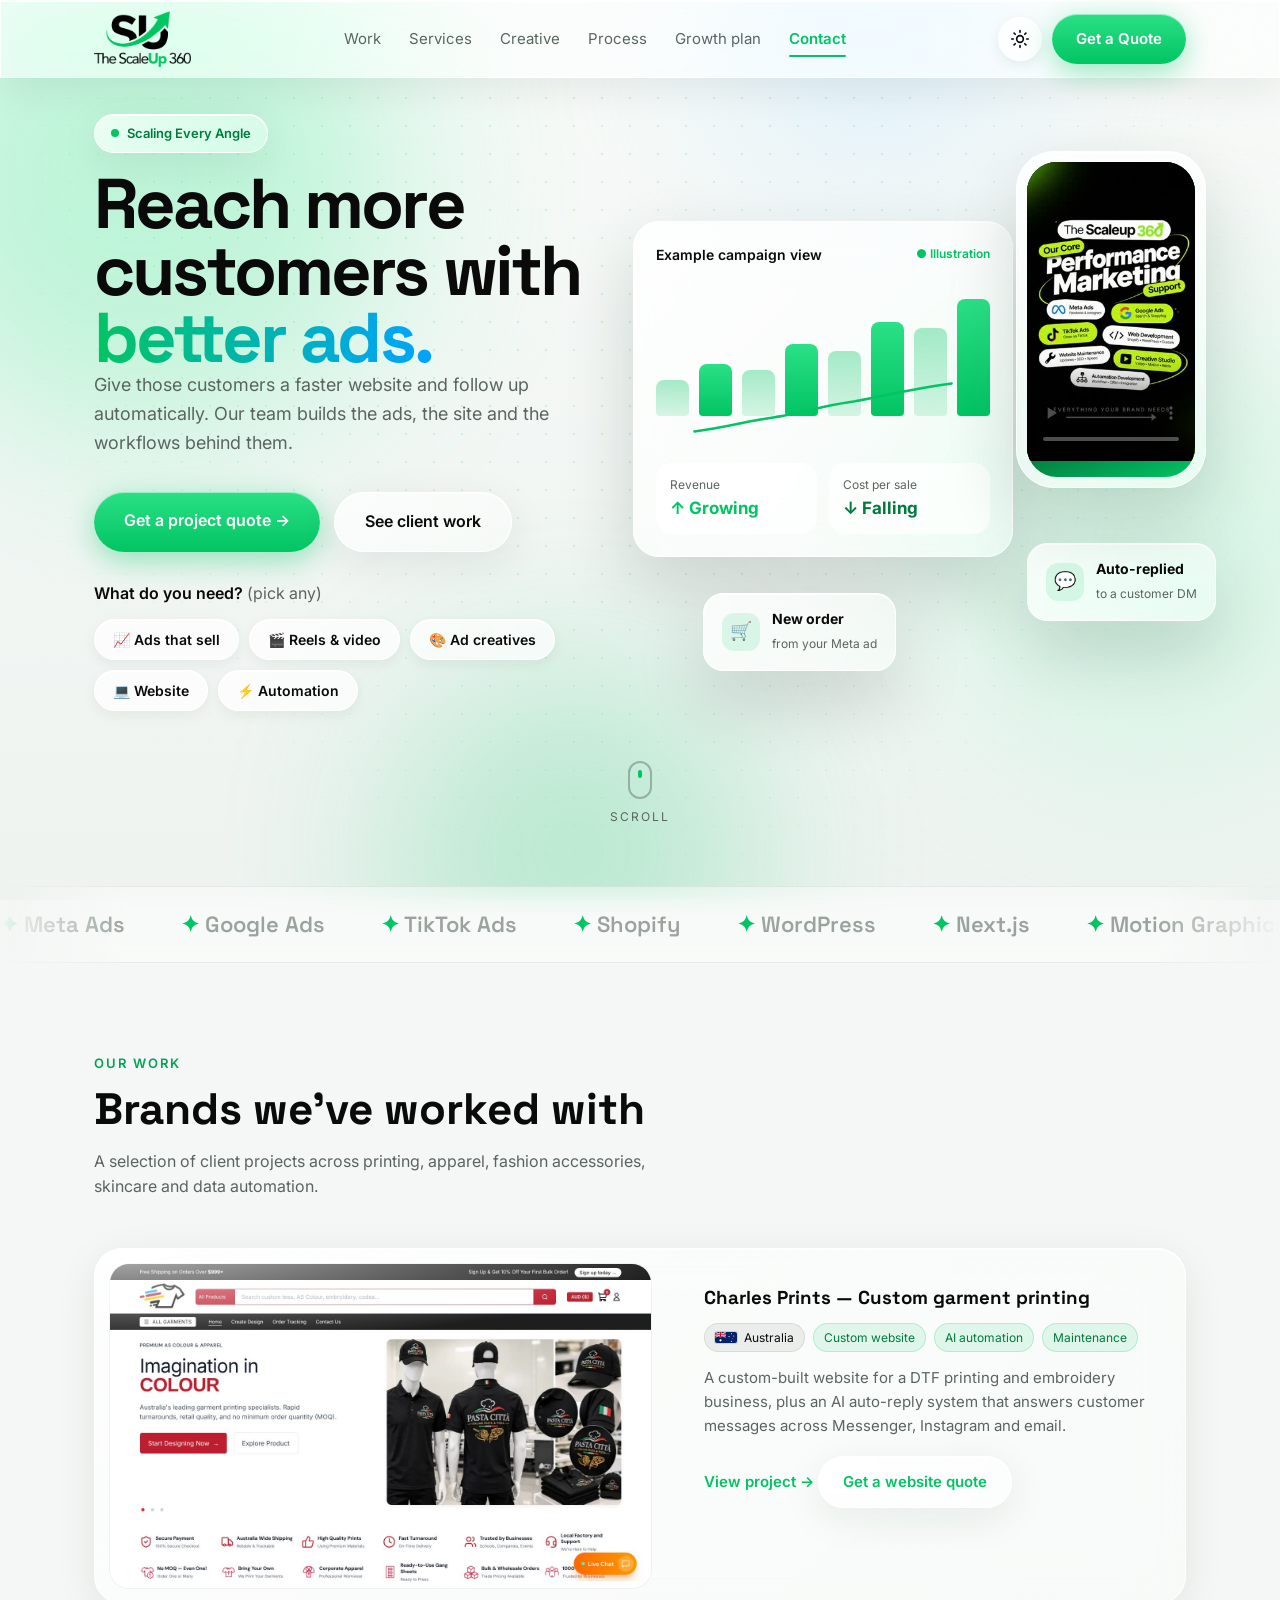
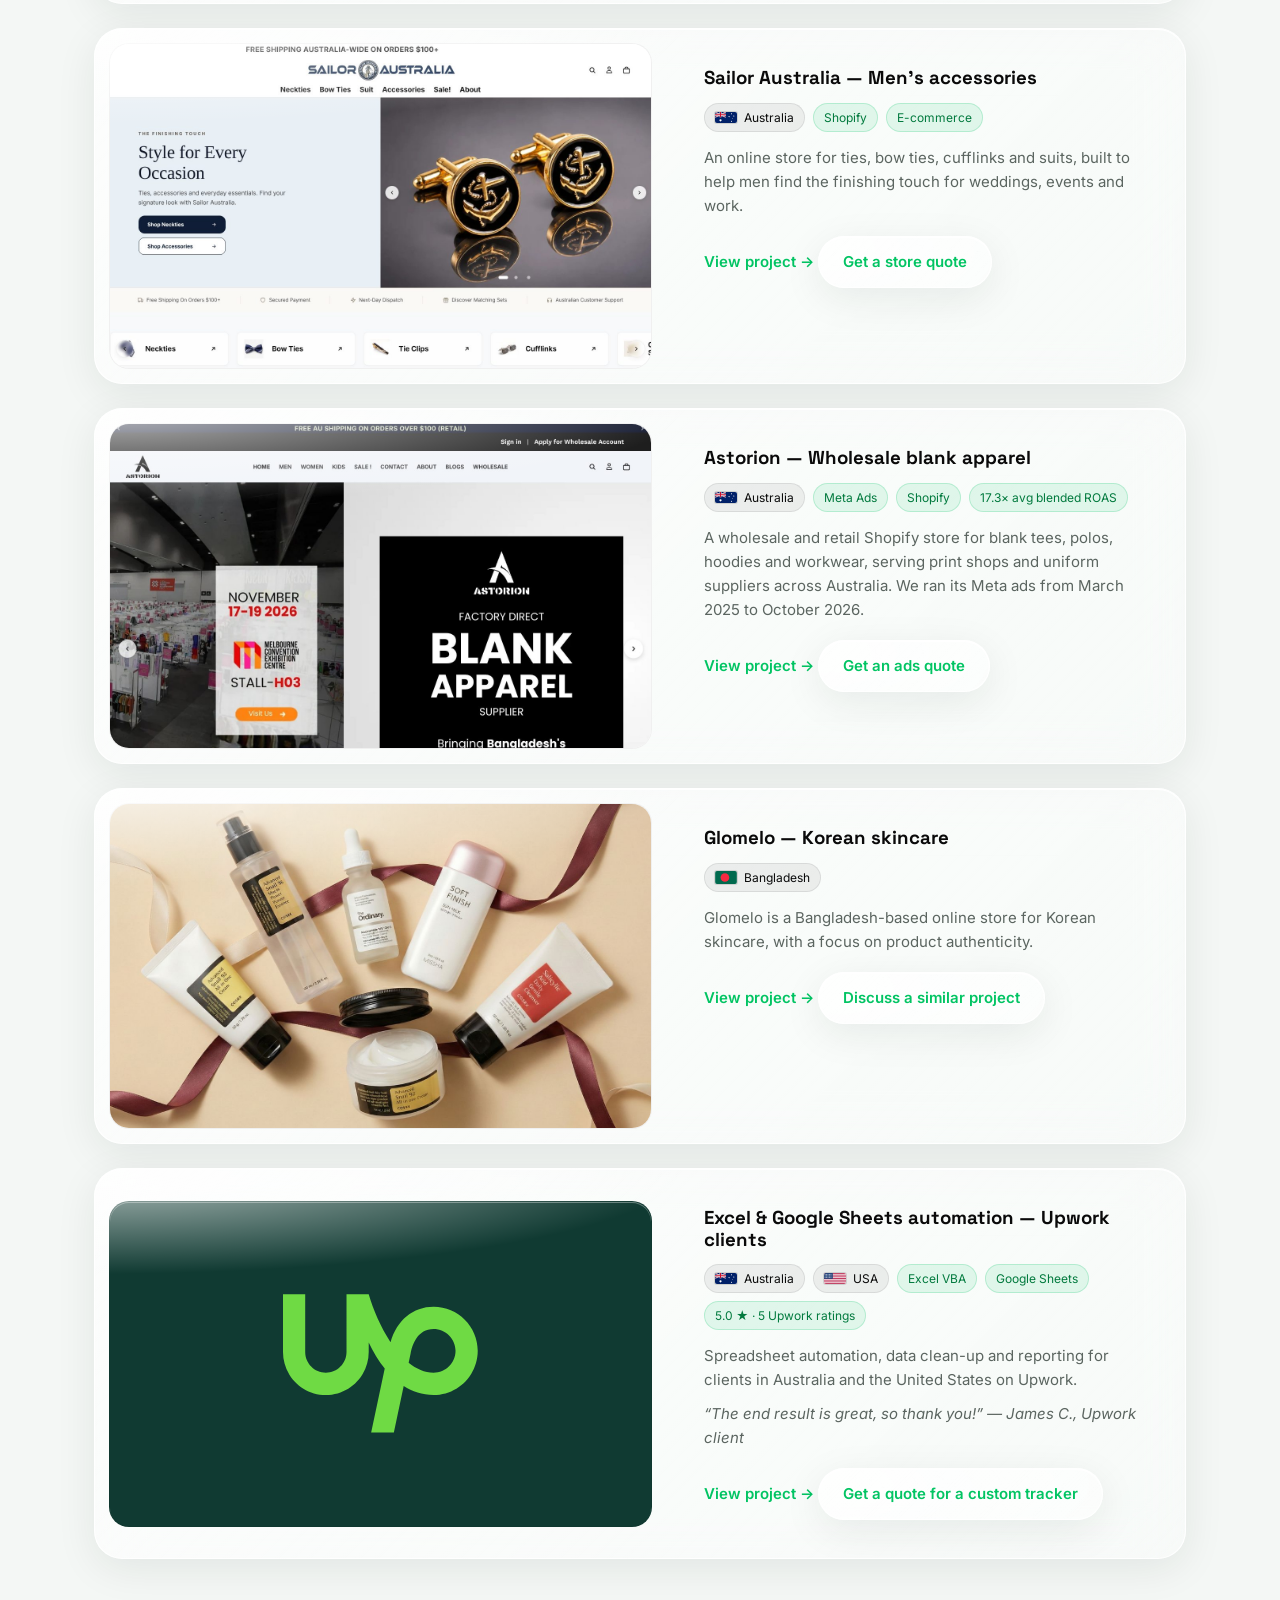
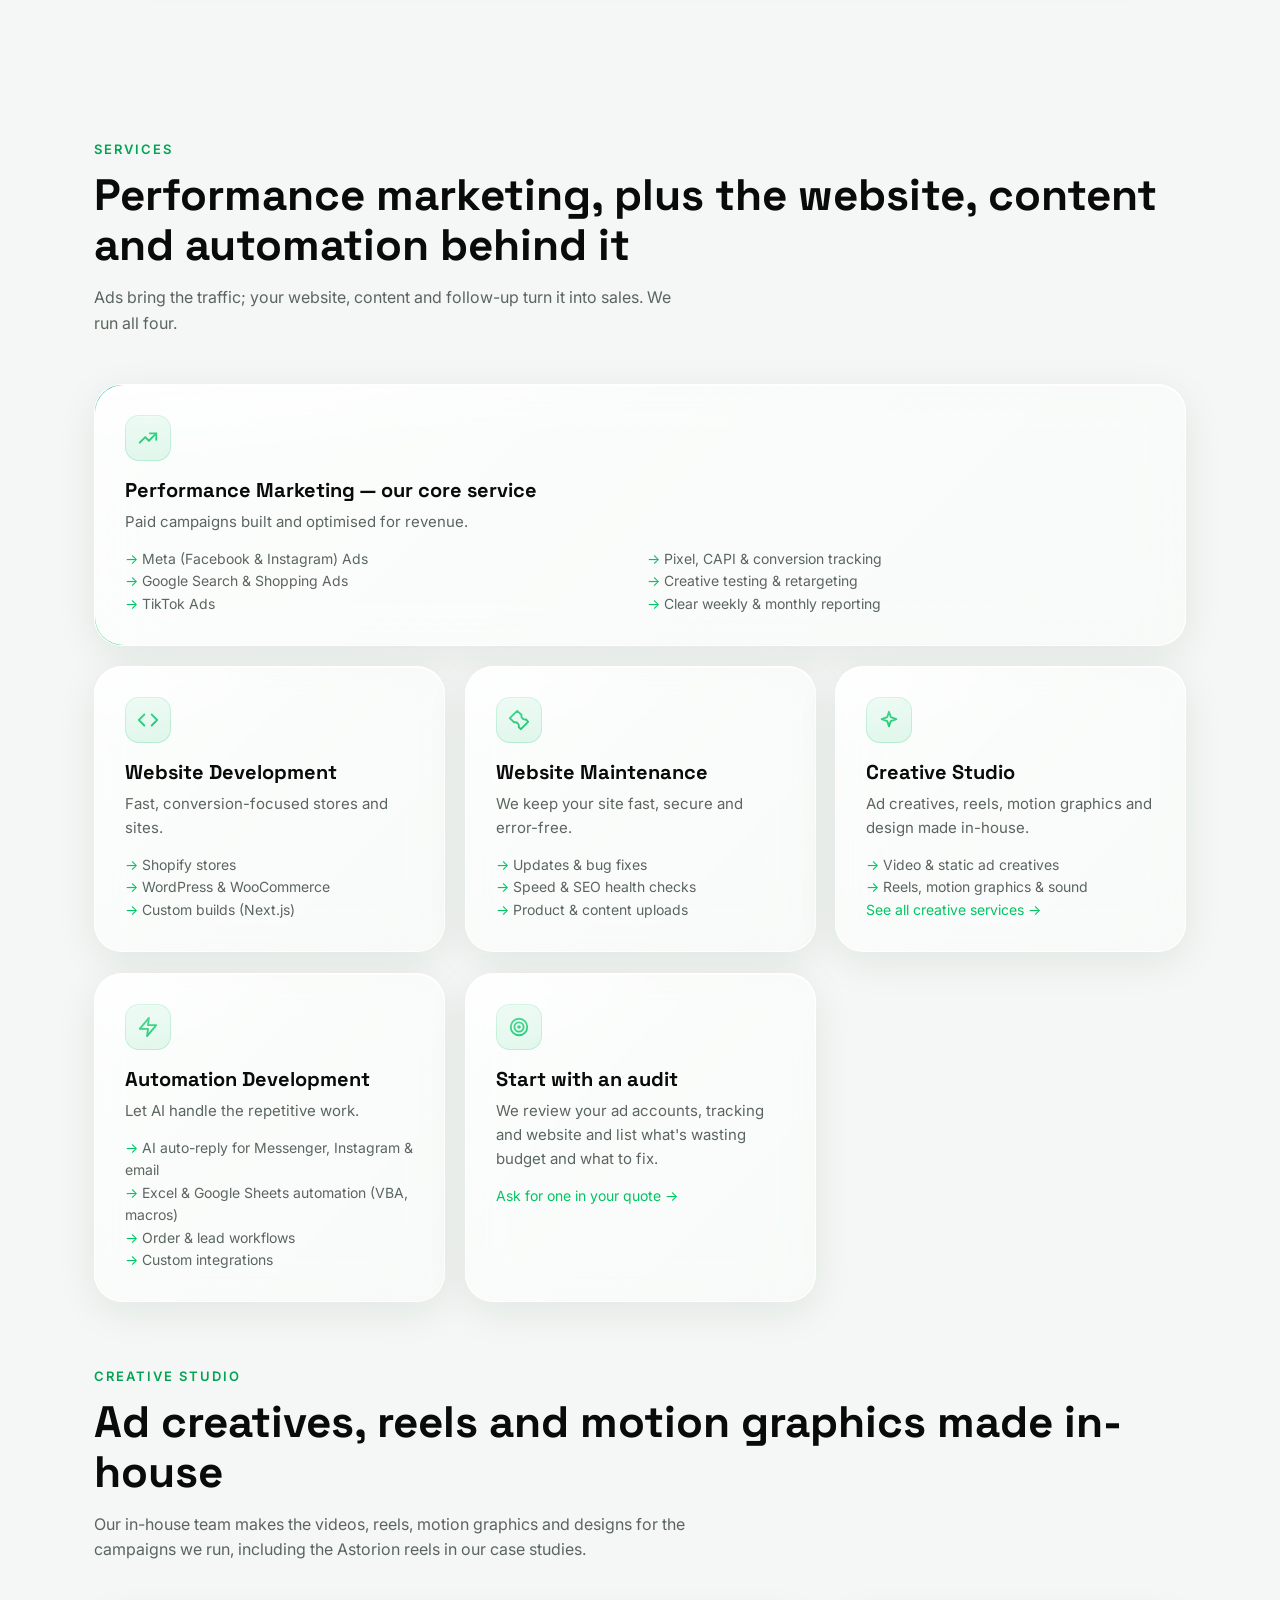
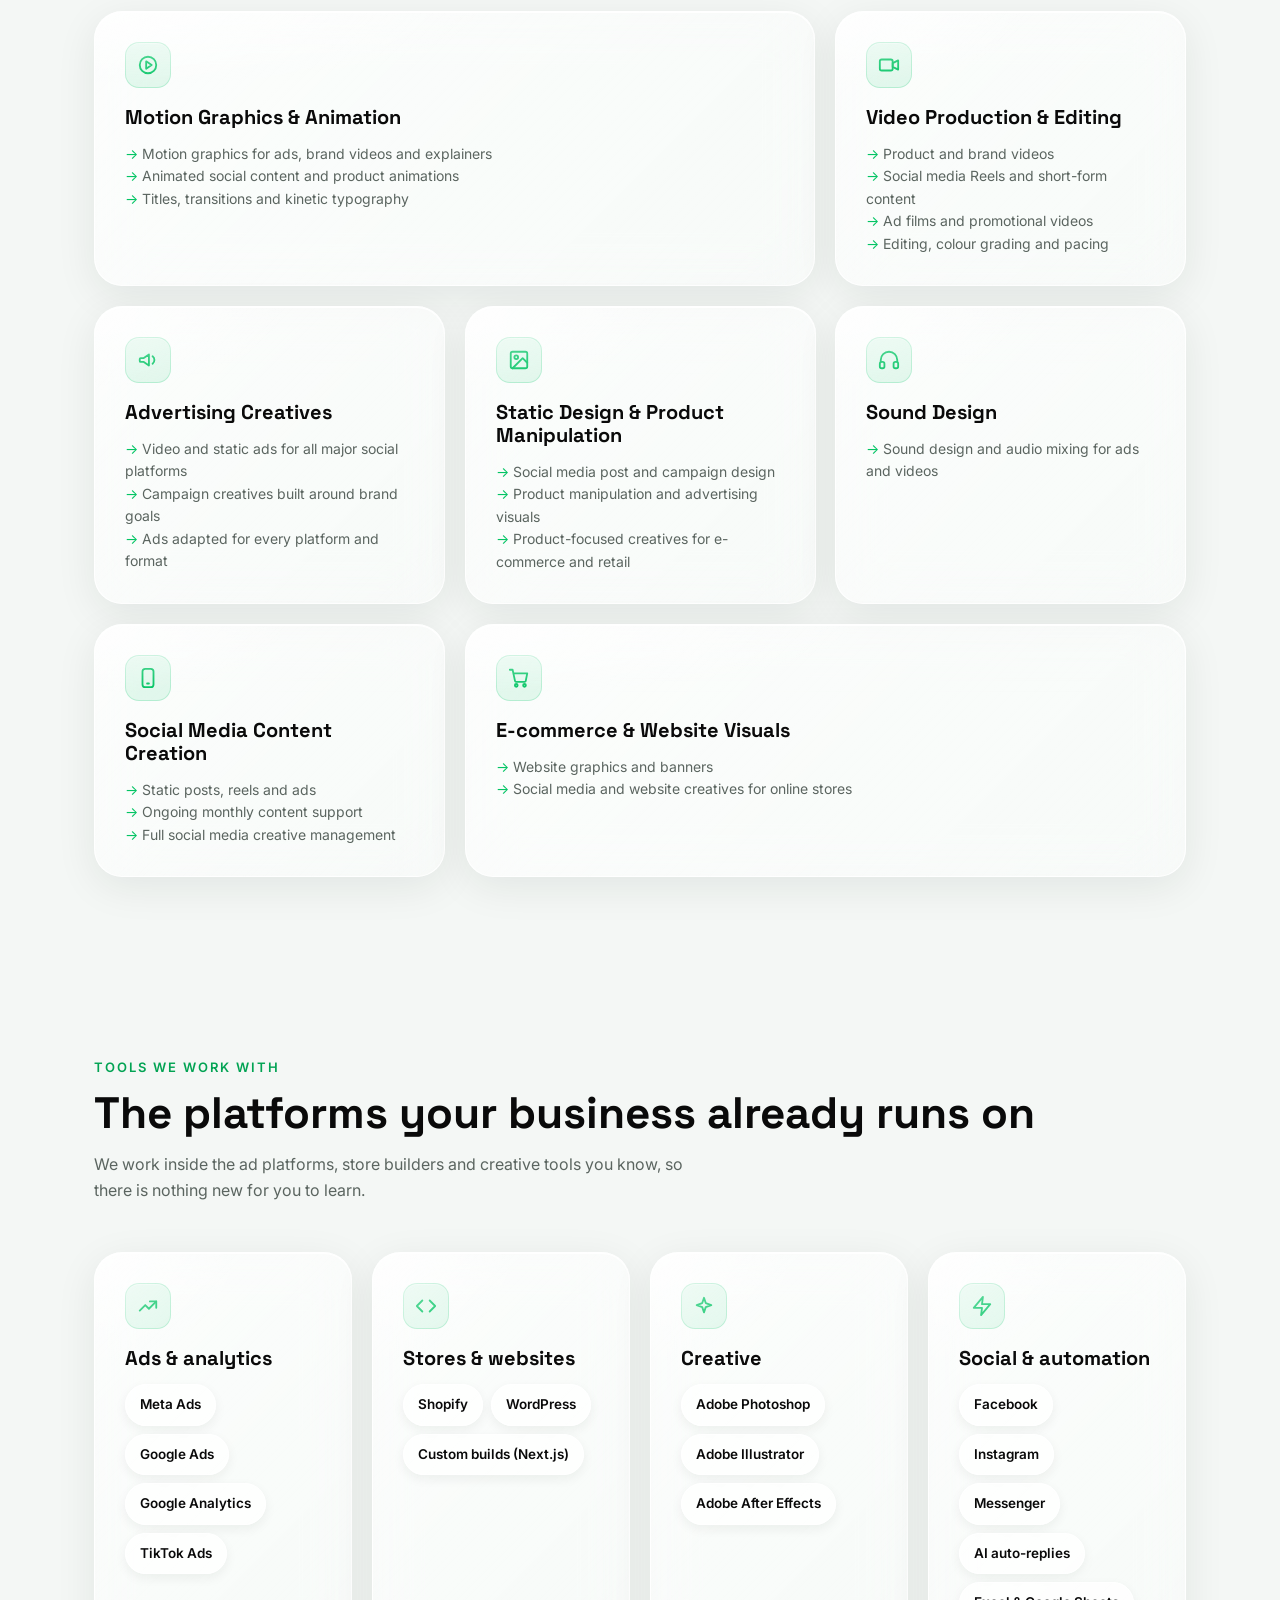
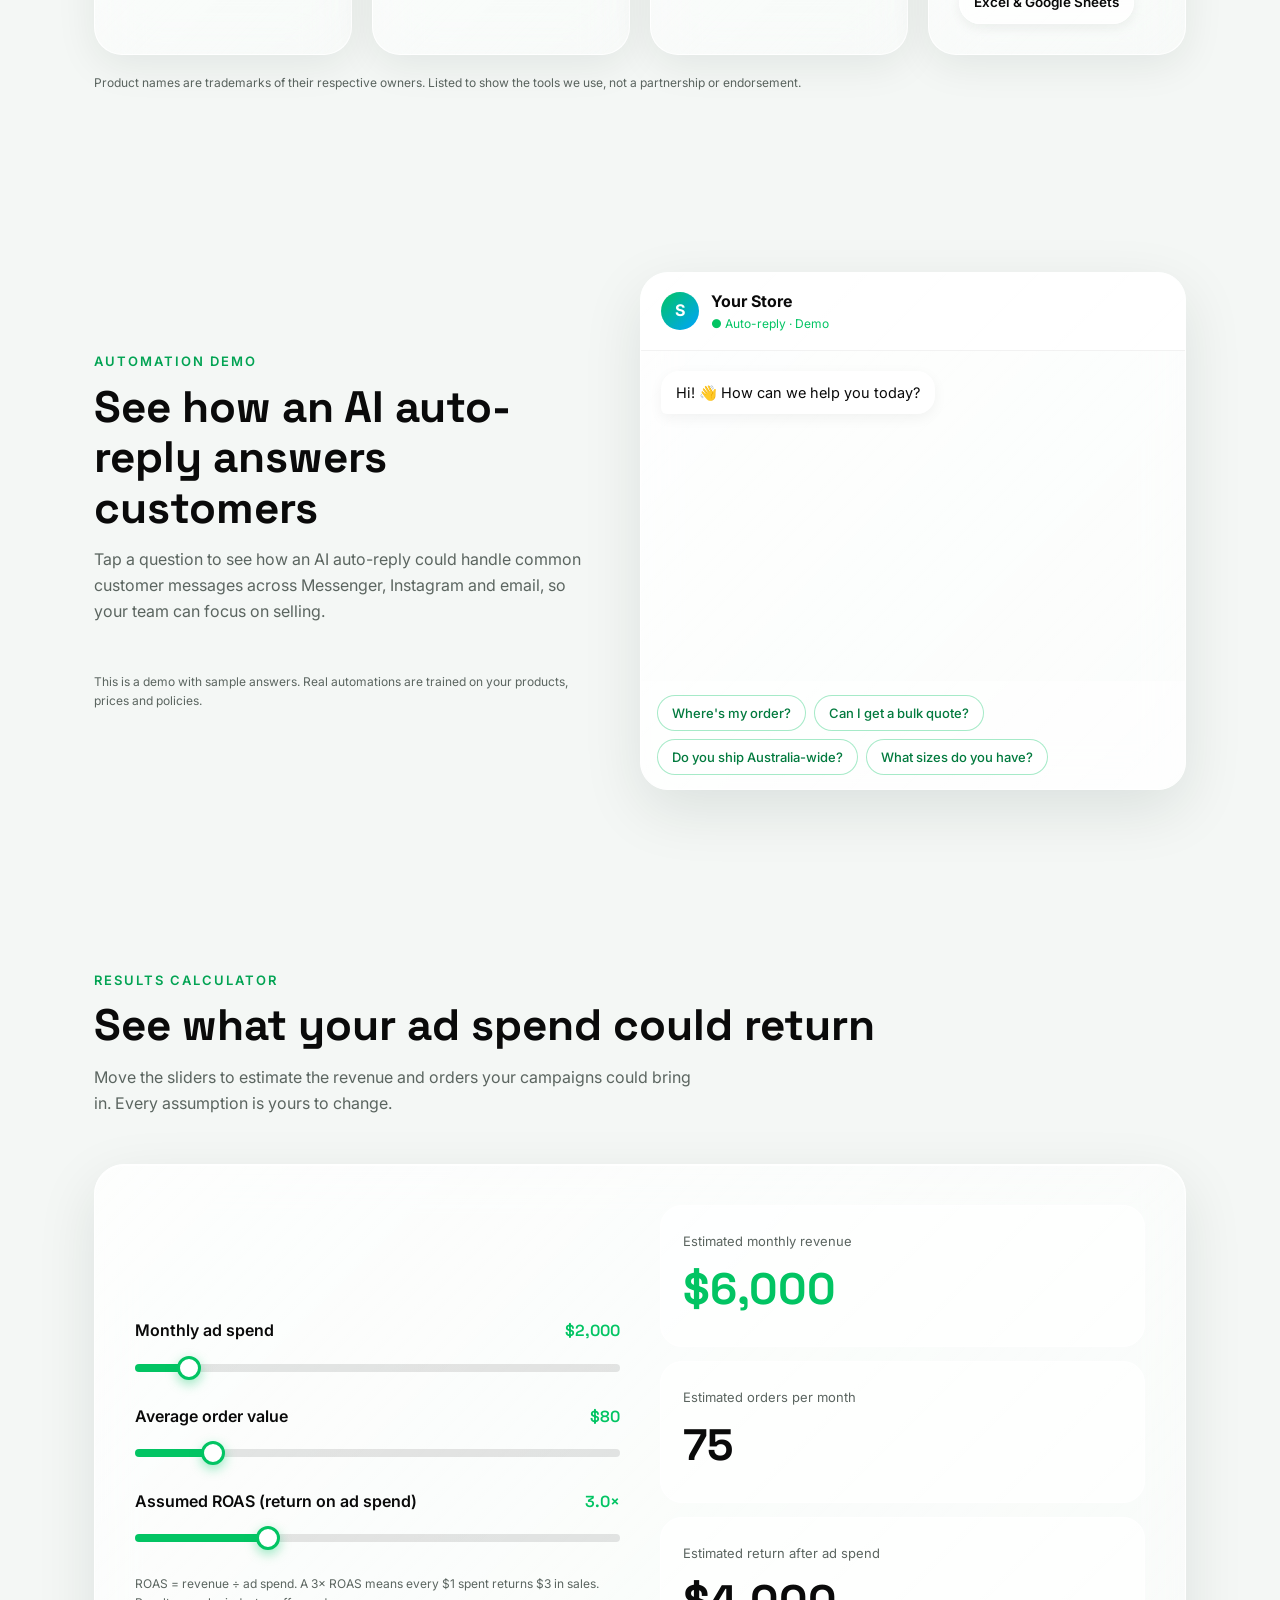
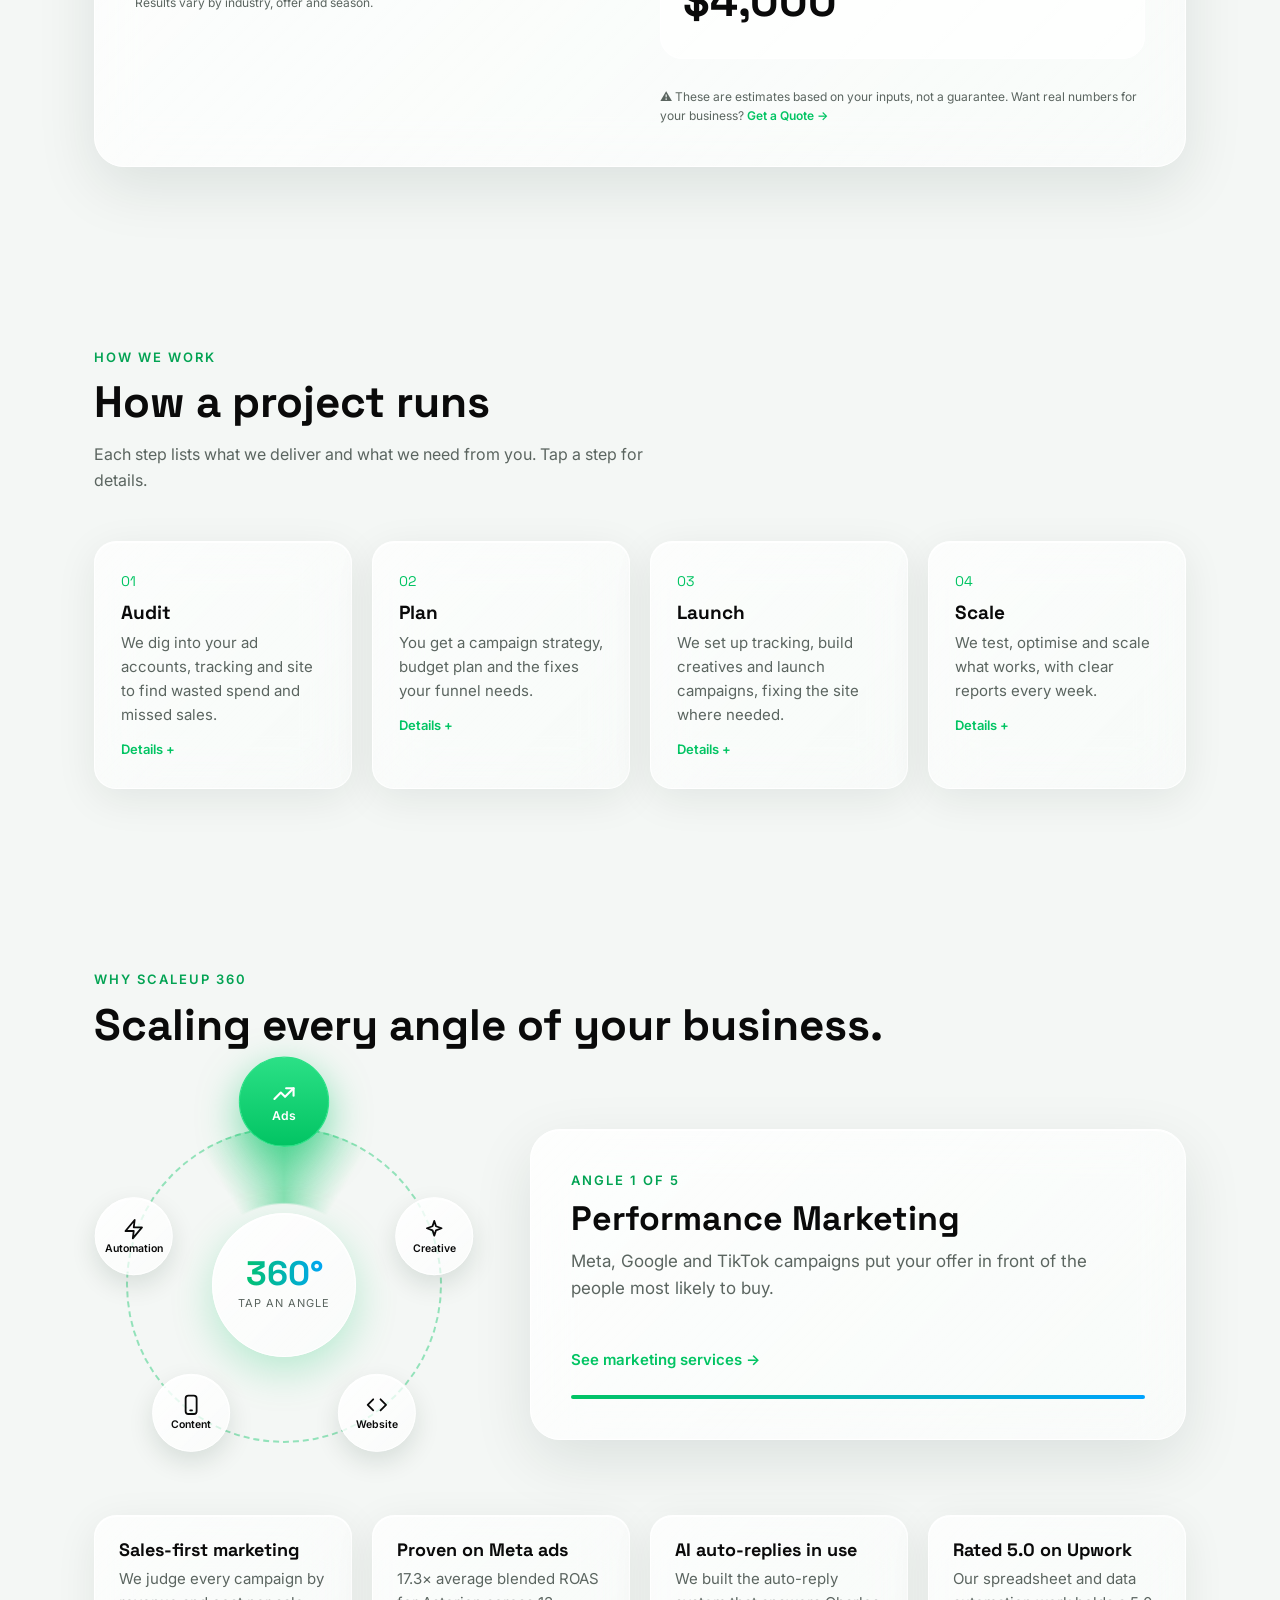
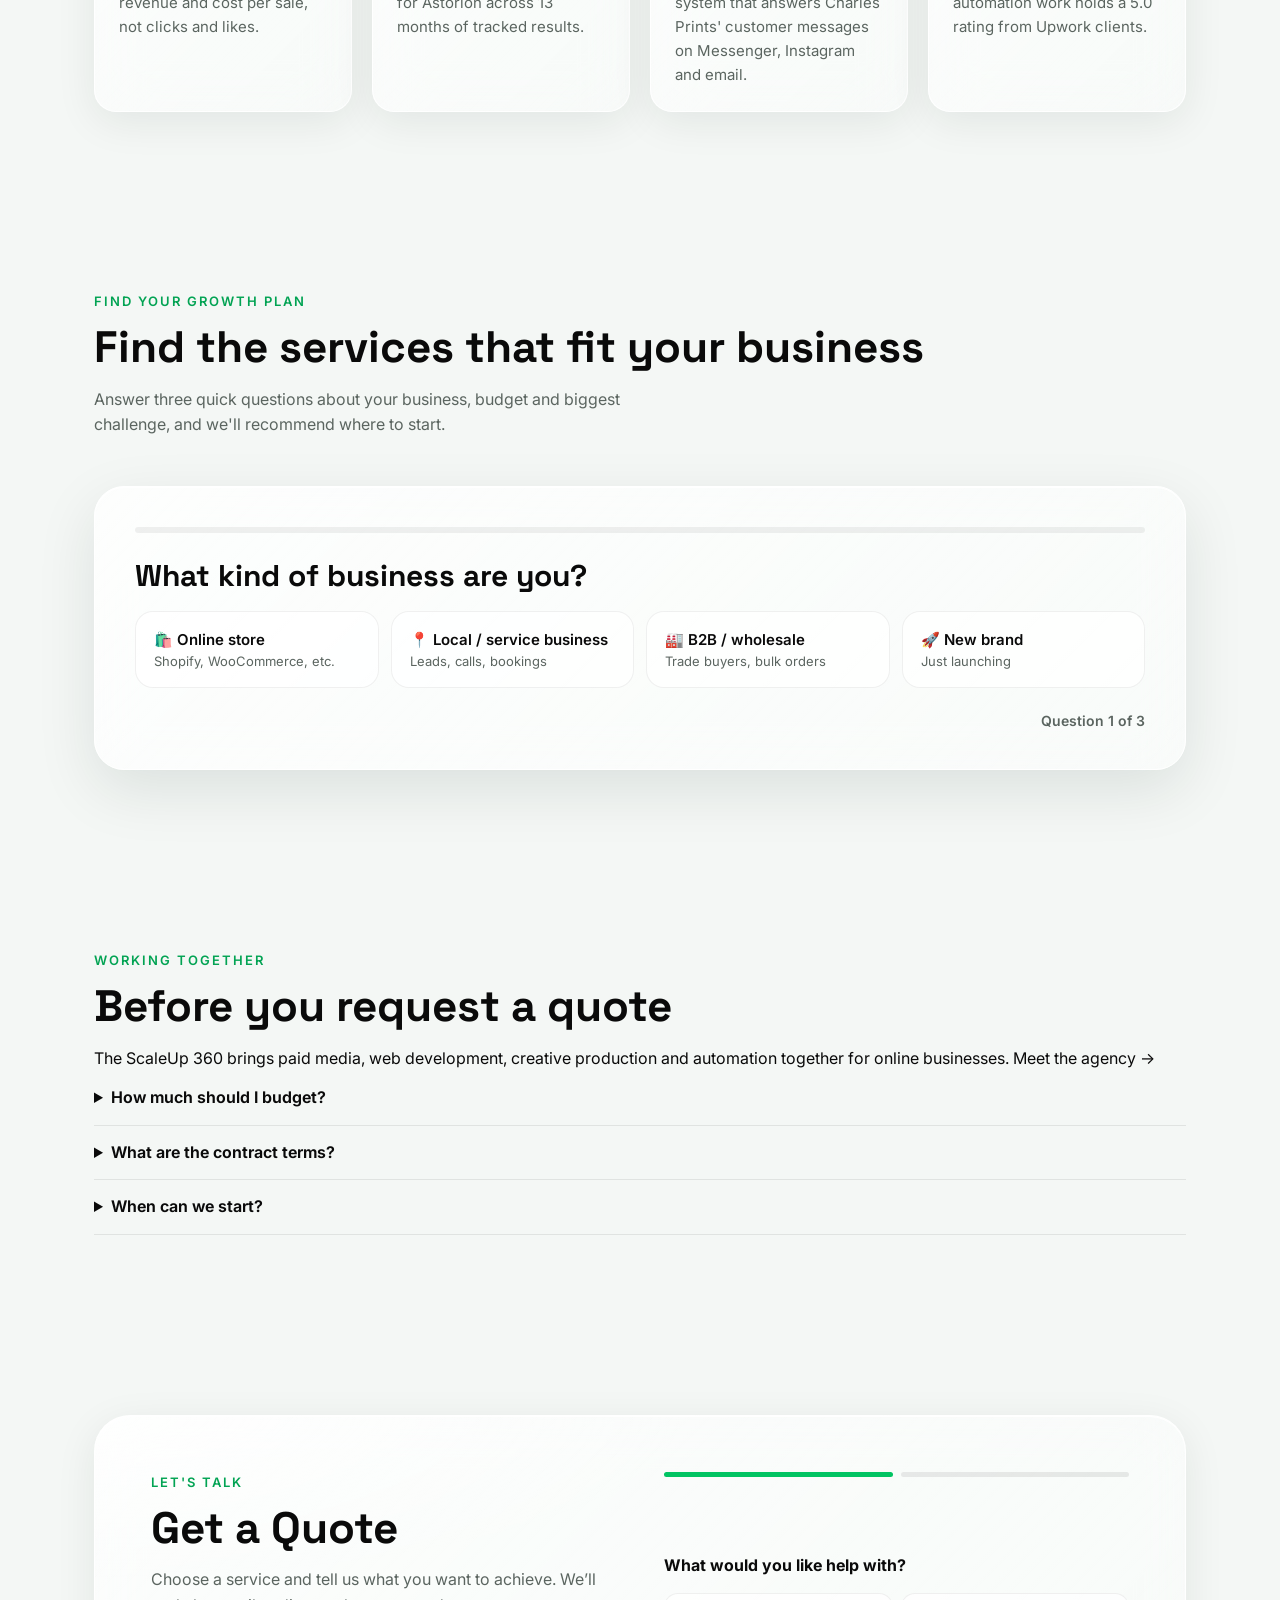
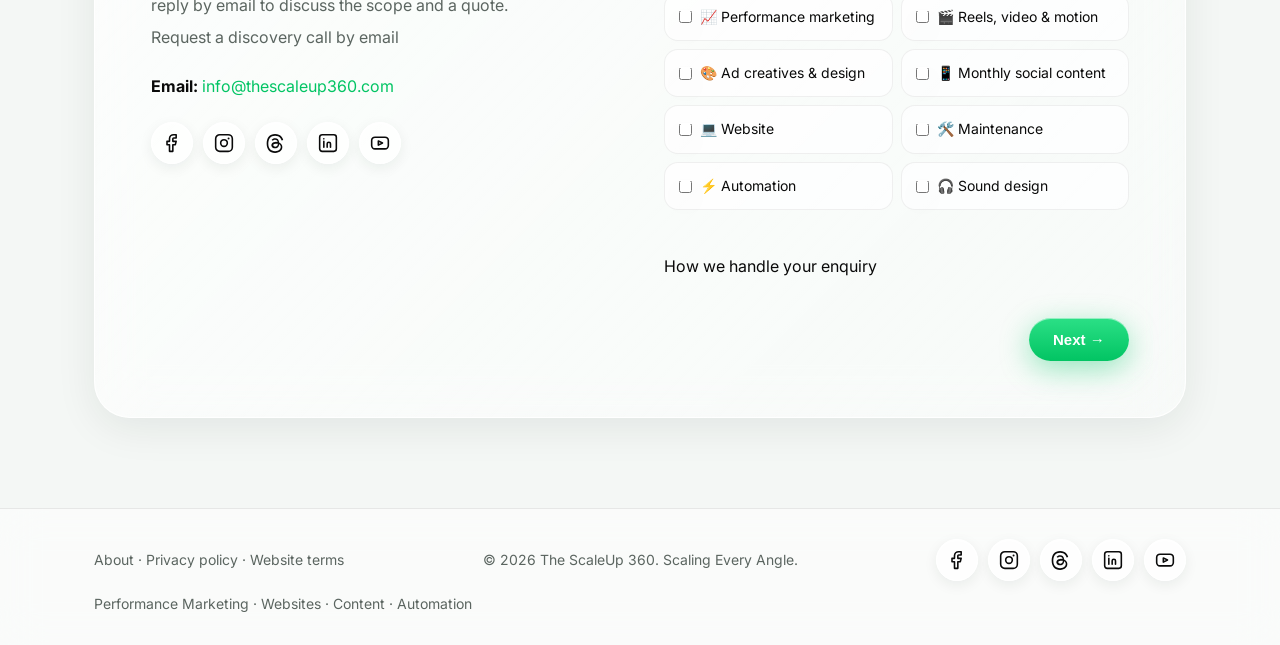
<file: index.html>
<!DOCTYPE html>
<html lang="en">
<head>
<meta charset="UTF-8">
<meta name="referrer" content="strict-origin-when-cross-origin">
<link rel="icon" href="favicon.ico" sizes="48x48">
<link rel="icon" type="image/png" sizes="32x32" href="favicon-32.png">
<link rel="icon" type="image/png" sizes="192x192" href="icon-192.png">
<link rel="apple-touch-icon" href="apple-touch-icon.png">
<meta name="theme-color" content="#02C463">
<meta name="viewport" content="width=device-width, initial-scale=1">
<title>The ScaleUp 360 — Performance Marketing Agency for Online Brands</title>
<meta name="description" content="The ScaleUp 360 is a performance marketing agency running Meta and Google Ads that drive sales, backed by Shopify, WordPress and custom websites, running performance marketing, creating content and automating customer messaging for growing brands.">
<link rel="preconnect" href="https://fonts.googleapis.com">
<link href="https://fonts.googleapis.com/css2?family=Space+Grotesk:wght@500;700&family=Inter:wght@400;500;600&display=swap" rel="stylesheet">
<style>
:root{--bg:#000000;--panel:#0D0D0D;--line:#1F1F1F;--text:#FFFFFF;--muted:#A3A3A3;--accent:#02C463;--accent2:#02C463}
*{box-sizing:border-box;margin:0;padding:0}
html{scroll-behavior:smooth}
body{background:var(--bg);color:var(--text);font-family:Inter,system-ui,sans-serif;line-height:1.6}
h1,h2,h3{font-family:"Space Grotesk",sans-serif;line-height:1.15}
a{color:inherit;text-decoration:none}
.wrap{max-width:1140px;margin:0 auto;padding:0 24px}
nav{position:sticky;top:0;z-index:10;background:rgba(11,15,26,.85);backdrop-filter:blur(10px);border-bottom:1px solid var(--line)}
nav .wrap{display:flex;align-items:center;justify-content:space-between;height:76px}
.logo{font-family:"Space Grotesk";font-weight:700;font-size:22px}
.logo span{color:var(--accent)}
.links{display:flex;gap:28px;font-size:15px;color:var(--muted)}
.links a:hover{color:var(--text)}
.btn{display:inline-block;padding:13px 24px;border-radius:10px;font-weight:600;font-size:15px;transition:.2s}
.btn-p{background:var(--accent);color:#000}
.btn-p:hover{transform:translateY(-2px);box-shadow:0 8px 24px rgba(2,196,99,.35)}
.btn-g{border:1px solid var(--line)}
.btn-g:hover{border-color:var(--muted)}
.hero{padding:110px 0 90px;position:relative;overflow:hidden}
.hero:before{content:"";position:absolute;width:600px;height:600px;right:-150px;top:-150px;background:radial-gradient(circle,rgba(2,196,99,.18),transparent 65%)}
.tag{display:inline-block;padding:6px 14px;border:1px solid var(--line);border-radius:99px;font-size:13px;color:var(--accent);margin-bottom:24px}
.hero h1{font-size:clamp(40px,6vw,68px);max-width:820px}
.hero h1 em{font-style:normal;color:var(--accent)}
.hero p{font-size:19px;color:var(--muted);max-width:620px;margin:24px 0 36px}
.cta{display:flex;gap:14px;flex-wrap:wrap}
.trust{margin-top:56px;display:flex;gap:36px;flex-wrap:wrap;color:var(--muted);font-size:14px}
.trust b{display:block;font-family:"Space Grotesk";font-size:20px;color:var(--text)}
section{padding:90px 0}
.eyebrow{color:var(--accent);font-size:13px;letter-spacing:2px;text-transform:uppercase;font-weight:600}
.sh{font-size:clamp(30px,4vw,44px);margin:10px 0 14px}
.sub{color:var(--muted);max-width:600px;margin-bottom:48px}
.grid{display:grid;gap:20px;grid-template-columns:repeat(auto-fit,minmax(300px,1fr))}
.card{background:var(--panel);border:1px solid var(--line);border-radius:16px;padding:30px;transition:.25s}
.card:hover{border-color:var(--accent2);transform:translateY(-4px)}
.ico{width:46px;height:46px;border-radius:12px;background:rgba(2,196,99,.12);display:grid;place-items:center;margin-bottom:18px;color:var(--accent);font-size:22px}
.card h3{font-size:20px;margin-bottom:8px}
.card p{color:var(--muted);font-size:15px}
.card ul{margin-top:14px;list-style:none;font-size:14px;color:var(--muted)}
.card li:before{content:"→ ";color:var(--accent)}
.work{display:grid;gap:24px}
.case{display:grid;grid-template-columns:1.1fr 1fr;background:var(--panel);border:1px solid var(--line);border-radius:20px;overflow:hidden}
.case .vis{min-height:300px;display:grid;place-items:center;font-family:"Space Grotesk";font-size:34px;font-weight:700;padding:30px;text-align:center}
.v1{background:linear-gradient(135deg,#FF5E62,#FF9966)}
.v2{background:linear-gradient(135deg,#1E3C72,#2A5298)}
.v3{background:linear-gradient(135deg,#2C3E50,#4CA1AF)}
.case .info{padding:38px}
.chips{display:flex;gap:8px;flex-wrap:wrap;margin:14px 0}
.chip{font-size:12px;padding:4px 10px;border-radius:99px;background:rgba(2,196,99,.12);color:#02C463}
.case p{color:var(--muted);font-size:15px}
.case a{display:inline-block;margin-top:18px;color:var(--accent);font-weight:600;font-size:15px}
.steps{display:grid;grid-template-columns:repeat(auto-fit,minmax(220px,1fr));gap:20px;counter-reset:s}
.step{border-top:2px solid var(--line);padding-top:22px}
.step:before{counter-increment:s;content:"0" counter(s);font-family:"Space Grotesk";font-size:14px;color:var(--accent)}
.step h3{font-size:19px;margin:8px 0}
.step p{color:var(--muted);font-size:15px}
.why{display:grid;grid-template-columns:repeat(auto-fit,minmax(240px,1fr));gap:20px}
.why div{padding:24px;border-left:2px solid var(--accent)}
.why h3{font-size:18px;margin-bottom:6px}
.why p{color:var(--muted);font-size:15px}
.contact{background:linear-gradient(135deg,#0D0D0D,#06200F);border:1px solid var(--line);border-radius:24px;padding:56px;display:grid;grid-template-columns:1fr 1fr;gap:48px}
form{display:grid;gap:14px}
input,select,textarea{width:100%;background:var(--bg);border:1px solid var(--line);border-radius:10px;padding:13px 14px;color:var(--text);font:inherit;font-size:15px}
input:focus,select:focus,textarea:focus{outline:none;border-color:var(--accent)}
.ok{display:none;color:var(--accent);font-weight:600}
.cinfo p{color:var(--muted);margin:6px 0}
footer{border-top:1px solid var(--line);padding:30px 0;color:var(--muted);font-size:14px}
footer .wrap{display:flex;justify-content:space-between;flex-wrap:wrap;gap:12px}
@media(max-width:820px){.links{display:none}.case,.contact{grid-template-columns:1fr}.contact{padding:32px}}

/* ===== Liquid Glass theme ===== */
body{background:#000;font-family:-apple-system,BlinkMacSystemFont,"SF Pro Display",Inter,sans-serif;position:relative}
.bgfx{position:fixed;inset:0;z-index:-1;overflow:hidden;background:#000}
.bgfx i{position:absolute;border-radius:50%;filter:blur(90px);opacity:.55;animation:float 22s ease-in-out infinite alternate}
.bgfx i:nth-child(1){width:520px;height:520px;background:#02C463;left:-120px;top:-80px}
.bgfx i:nth-child(2){width:460px;height:460px;background:#0A7A45;right:-100px;top:35%;animation-duration:28s}
.bgfx i:nth-child(3){width:380px;height:380px;background:#1FE58A;left:30%;bottom:-140px;opacity:.35;animation-duration:32s}
.bgfx i:nth-child(4){width:300px;height:300px;background:#ffffff;right:20%;top:-120px;opacity:.08;animation-duration:26s}
@keyframes float{0%{transform:translate(0,0) scale(1)}50%{transform:translate(80px,60px) scale(1.15)}100%{transform:translate(-60px,40px) scale(.95)}}
.glass,.card,.case,.contact,nav,.why div,.step,.tag,.btn-g,input,select,textarea{
  background:linear-gradient(135deg,rgba(255,255,255,.10),rgba(255,255,255,.03))!important;
  backdrop-filter:blur(28px) saturate(180%);-webkit-backdrop-filter:blur(28px) saturate(180%);
  border:1px solid rgba(255,255,255,.14)!important;
  box-shadow:inset 0 1px 0 rgba(255,255,255,.25),inset 0 -1px 0 rgba(255,255,255,.04),0 10px 40px rgba(0,0,0,.35);
}
nav{border-width:0 0 1px!important;border-radius:0}
.card,.case{border-radius:28px!important;position:relative;overflow:hidden}
.card:before,.case:before,.contact:before{content:"";position:absolute;inset:0;border-radius:inherit;pointer-events:none;
  background:radial-gradient(120% 60% at 0% 0%,rgba(255,255,255,.18),transparent 45%)}
.card:hover{transform:translateY(-6px) scale(1.01);border-color:rgba(2,196,99,.5)!important;box-shadow:inset 0 1px 0 rgba(255,255,255,.3),0 20px 60px rgba(2,196,99,.18)}
.contact{border-radius:36px!important;position:relative;overflow:hidden}
.why div{border-radius:22px;border-left:1px solid rgba(255,255,255,.14)!important}
.step{border-radius:22px;padding:26px!important;border-top:1px solid rgba(255,255,255,.14)!important}
.tag{border-radius:99px;color:#fff!important}
.btn{border-radius:99px!important}
.btn-p{background:linear-gradient(180deg,#2BE086,#02C463)!important;box-shadow:inset 0 1px 0 rgba(255,255,255,.5),0 8px 30px rgba(2,196,99,.4)}
.btn-g{color:#fff}
input,select,textarea{border-radius:16px!important}
select option{background:#111}
.ico{background:rgba(255,255,255,.08)!important;border:1px solid rgba(255,255,255,.15);border-radius:14px!important;box-shadow:inset 0 1px 0 rgba(255,255,255,.3)}
.case .vis{margin:14px;border-radius:20px;box-shadow:inset 0 1px 0 rgba(255,255,255,.35)}
.chip{background:rgba(255,255,255,.08)!important;border:1px solid rgba(255,255,255,.12);color:#fff!important}
section[style]{background:transparent!important}
.hero:before{display:none}
footer{background:rgba(255,255,255,.03);backdrop-filter:blur(20px)}

/* ===== Light Liquid Glass ===== */
:root{--bg:#F4F7F5;--panel:#fff;--line:rgba(0,0,0,.08);--text:#0A0A0A;--muted:#5B6560;--accent:#02C463;--accent2:#02C463}
body{background:#F4F7F5;color:#0A0A0A}
.bgfx{background:linear-gradient(180deg,#F7FAF8,#EEF3F0)}
.bgfx i{opacity:.45}
.bgfx i:nth-child(1){background:#7CF0B5}
.bgfx i:nth-child(2){background:#B9F5D6}
.bgfx i:nth-child(3){background:#02C463;opacity:.22}
.bgfx i:nth-child(4){background:#C9E8FF;opacity:.5}
.glass,.card,.case,.contact,nav,.why div,.step,.tag,.btn-g,input,select,textarea{
  background:linear-gradient(135deg,rgba(255,255,255,.75),rgba(255,255,255,.4))!important;
  border:1px solid rgba(255,255,255,.9)!important;
  box-shadow:inset 0 1px 0 #fff,0 10px 40px rgba(10,40,25,.08)}
nav{background:rgba(255,255,255,.6)!important}
.card:before,.case:before,.contact:before{background:radial-gradient(120% 60% at 0% 0%,rgba(255,255,255,.7),transparent 45%)}
.card:hover{box-shadow:inset 0 1px 0 #fff,0 20px 60px rgba(2,196,99,.18)}
.tag{color:#027A3E!important}
.btn-g{color:#0A0A0A}
.btn-p{color:#fff!important}
.ico{background:rgba(2,196,99,.1)!important;border-color:rgba(2,196,99,.2)}
.chip{background:rgba(2,196,99,.1)!important;border-color:rgba(2,196,99,.2);color:#027A3E!important}
input,select,textarea{color:#0A0A0A}
input::placeholder,textarea::placeholder{color:#8A938E}
select option{background:#fff}
.ok,.eyebrow{color:#02A353}
.case .vis{color:#fff}
footer{background:rgba(255,255,255,.5)}
.cinfo b,.step h3{color:#0A0A0A!important}

.more{display:inline-block;margin-top:18px;color:var(--accent);font-weight:600;font-size:15px}
.pf{position:fixed;inset:0;z-index:50;display:none;overflow-y:auto;background:rgba(240,245,242,.55);backdrop-filter:blur(30px) saturate(180%);-webkit-backdrop-filter:blur(30px) saturate(180%)}
.pf.on{display:block;animation:fade .3s ease}
@keyframes fade{from{opacity:0;transform:translateY(20px)}to{opacity:1;transform:none}}
.pf .inner{max-width:1000px;margin:40px auto;padding:0 24px 60px}
.pf .close{position:sticky;top:20px;float:right;z-index:2;cursor:pointer;width:44px;height:44px;border-radius:50%;display:grid;place-items:center;font-size:20px;background:rgba(255,255,255,.8);border:1px solid #fff;box-shadow:0 6px 20px rgba(0,0,0,.1)}
.pf .head{padding:20px 0 30px}
.pf .head h2{font-size:clamp(34px,5vw,54px);margin:8px 0}
.pf .head p{color:var(--muted);font-size:18px;max-width:700px}
.browser{border-radius:22px;overflow:hidden;box-shadow:0 30px 80px rgba(10,40,25,.18);border:1px solid #fff;margin-bottom:34px}
.browser .bar{background:rgba(255,255,255,.85);padding:12px 16px;display:flex;align-items:center;gap:8px}
.browser .bar i{width:11px;height:11px;border-radius:50%;background:#ddd}
.browser .bar i:nth-child(1){background:#FF5F57}.browser .bar i:nth-child(2){background:#FEBC2E}.browser .bar i:nth-child(3){background:#28C840}
.browser .bar span{margin-left:14px;font-size:13px;color:#666;background:#F1F3F2;padding:4px 14px;border-radius:99px}
.browser .screen{height:340px;display:grid;place-items:center;color:#fff;text-align:center;padding:30px}
.browser .screen b{font-family:"Space Grotesk";font-size:clamp(32px,5vw,56px);display:block}
.pgrid{display:grid;grid-template-columns:repeat(auto-fit,minmax(280px,1fr));gap:20px;margin-bottom:20px}
.pbox{border-radius:24px;padding:28px;background:linear-gradient(135deg,rgba(255,255,255,.8),rgba(255,255,255,.45));border:1px solid #fff;box-shadow:inset 0 1px 0 #fff,0 10px 40px rgba(10,40,25,.08)}
.pbox h3{font-size:19px;margin-bottom:10px}
.pbox p,.pbox li{color:var(--muted);font-size:15px}
.pbox ul{list-style:none}.pbox li{padding:4px 0}.pbox li:before{content:"✓ ";color:var(--accent);font-weight:700}
.meta{display:flex;gap:30px;flex-wrap:wrap;margin:10px 0 0}
.meta div{font-size:13px;color:var(--muted)}.meta b{display:block;font-size:15px;color:var(--text)}
.pcta{display:flex;gap:12px;flex-wrap:wrap;margin-top:30px}

.gal{margin-top:20px}
.gal .tabs{display:inline-flex;gap:6px;padding:6px;border-radius:99px;background:rgba(255,255,255,.7);border:1px solid #fff;box-shadow:inset 0 1px 0 #fff,0 6px 20px rgba(10,40,25,.06);margin:14px 0 22px}
.gal .tabs button{border:0;background:transparent;padding:9px 18px;border-radius:99px;font:600 14px Inter,sans-serif;color:var(--muted);cursor:pointer}
.gal .tabs button.on{background:var(--accent);color:#fff;box-shadow:0 4px 14px rgba(2,196,99,.35)}
.mgrid{display:grid;gap:16px}
.mgrid.reels{grid-template-columns:repeat(auto-fill,minmax(170px,1fr))}
.mgrid.videos{grid-template-columns:repeat(auto-fill,minmax(300px,1fr))}
.mgrid.statics{grid-template-columns:repeat(auto-fill,minmax(200px,1fr))}
.mi{position:relative;border-radius:20px;overflow:hidden;cursor:pointer;background:linear-gradient(135deg,rgba(255,255,255,.8),rgba(255,255,255,.4));border:1px solid #fff;box-shadow:0 10px 30px rgba(10,40,25,.1);transition:.25s}
.mi:hover{transform:translateY(-4px);box-shadow:0 18px 40px rgba(2,196,99,.2)}
.reels .mi{aspect-ratio:9/16}.videos .mi{aspect-ratio:16/9}.statics .mi{aspect-ratio:1/1}
.mi img,.mi video{width:100%;height:100%;object-fit:cover;display:block}
.mi .play{position:absolute;inset:0;margin:auto;width:54px;height:54px;border-radius:50%;display:grid;place-items:center;background:rgba(255,255,255,.75);backdrop-filter:blur(10px);font-size:18px;color:#0A0A0A;box-shadow:0 6px 20px rgba(0,0,0,.2)}
.mi .ph{position:absolute;inset:0;display:grid;place-items:center;text-align:center;color:var(--muted);font-size:13px;padding:10px}
.mi .cap{position:absolute;left:10px;right:10px;bottom:10px;font-size:12px;font-weight:600;padding:6px 10px;border-radius:12px;background:rgba(255,255,255,.75);backdrop-filter:blur(10px);color:#0A0A0A}
.lb{position:fixed;inset:0;z-index:80;display:none;place-items:center;background:rgba(0,0,0,.75);backdrop-filter:blur(14px);padding:30px}
.lb.on{display:grid}
.lb .box{max-width:min(1000px,94vw);max-height:88vh}
.lb video,.lb img{max-width:100%;max-height:88vh;border-radius:18px;display:block}
.lb .x{position:absolute;top:20px;right:24px;width:44px;height:44px;border-radius:50%;background:rgba(255,255,255,.85);display:grid;place-items:center;cursor:pointer;font-size:20px}

.hero2{padding:36px 0 0;position:relative}
.h2grid{display:grid;grid-template-columns:1.05fr 1fr;gap:40px;align-items:center;min-height:0}
.hero2 .tag{display:inline-flex;align-items:center;gap:8px;padding:8px 16px;font-size:13px;font-weight:600;margin-bottom:18px}
.dot{width:8px;height:8px;border-radius:50%;background:var(--accent);box-shadow:0 0 0 0 rgba(2,196,99,.6);animation:pulse 1.8s infinite}
@keyframes pulse{70%{box-shadow:0 0 0 10px rgba(2,196,99,0)}100%{box-shadow:0 0 0 0 rgba(2,196,99,0)}}
.hero2 h1{font-size:clamp(56px,8.5vw,118px);letter-spacing:-.04em;line-height:.95;font-weight:700}
.grad{background:linear-gradient(90deg,#02C463,#00A3FF,#02C463);background-size:200% auto;-webkit-background-clip:text;background-clip:text;color:transparent;animation:sh 6s linear infinite}
@keyframes sh{to{background-position:200% center}}
.rot{font-family:"Space Grotesk";font-size:clamp(22px,2.6vw,32px);font-weight:600;margin:22px 0 10px;display:flex;gap:10px;align-items:center}
.rw{display:inline-block;height:1.25em;overflow:hidden;vertical-align:bottom}
.rw b{display:block;color:var(--accent);animation:rw 8s infinite}
@keyframes rw{0%,18%{transform:translateY(0)}25%,43%{transform:translateY(-100%)}50%,68%{transform:translateY(-200%)}75%,93%{transform:translateY(-300%)}100%{transform:translateY(-400%)}}
.lead{color:var(--muted);font-size:18px;max-width:520px;margin-bottom:34px}
.hero2 .btn{padding:16px 30px;font-size:16px}
.h2r{position:relative;height:540px}
.fl{position:absolute;border-radius:26px;background:linear-gradient(135deg,rgba(255,255,255,.85),rgba(255,255,255,.5));backdrop-filter:blur(24px) saturate(180%);-webkit-backdrop-filter:blur(24px) saturate(180%);border:1px solid #fff;box-shadow:inset 0 1px 0 #fff,0 30px 70px rgba(10,40,25,.16);animation:bob 7s ease-in-out infinite}
@keyframes bob{50%{transform:translateY(-14px)}}
.dash{width:380px;padding:22px;left:-40px;top:70px;z-index:1}
.dh{display:flex;justify-content:space-between;font-size:14px;font-weight:600}
.live{color:var(--accent);font-size:12px}
.bars{display:flex;align-items:flex-end;gap:10px;height:130px;margin:20px 0 6px}
.bars i{flex:1;height:var(--h);border-radius:8px 8px 4px 4px;background:linear-gradient(180deg,#2BE086,#02C463);transform-origin:bottom;animation:grow 1.2s cubic-bezier(.2,.8,.2,1) both}
.bars i:nth-child(odd){background:linear-gradient(180deg,rgba(2,196,99,.35),rgba(2,196,99,.15))}
.bars i:nth-child(2){animation-delay:.1s}.bars i:nth-child(3){animation-delay:.2s}.bars i:nth-child(4){animation-delay:.3s}.bars i:nth-child(5){animation-delay:.4s}.bars i:nth-child(6){animation-delay:.5s}.bars i:nth-child(7){animation-delay:.6s}.bars i:nth-child(8){animation-delay:.7s}
@keyframes grow{from{transform:scaleY(0)}}
.line{width:100%;height:60px;margin-top:-70px;position:relative}
.line path{stroke-dasharray:400;stroke-dashoffset:400;animation:draw 2s .6s ease forwards}
@keyframes draw{to{stroke-dashoffset:0}}
.kp{display:grid;grid-template-columns:1fr 1fr;gap:12px;margin-top:16px}
.kp div{background:rgba(255,255,255,.7);border-radius:16px;padding:12px 14px}
.kp small{display:block;color:var(--muted);font-size:12px}
.kp b{color:var(--accent);font-size:17px}.kp .dn{color:#027A3E}
.phone{width:190px;height:390px;right:-20px;top:0;z-index:2;padding:10px;border-radius:38px;animation-delay:-2s}
.scr{height:100%;border-radius:30px;background:linear-gradient(160deg,#0A0A0A,#063D22 60%,#02C463);position:relative;overflow:hidden}
.pl{position:absolute;inset:0;margin:auto;width:58px;height:58px;border-radius:50%;display:grid;place-items:center;color:#fff;background:rgba(255,255,255,.2);backdrop-filter:blur(10px);border:1px solid rgba(255,255,255,.4)}
.pc{position:absolute;left:12px;right:12px;bottom:14px;color:#fff}
.pc b{display:block;font-size:14px}.pc span{font-size:11px;opacity:.8}
.toast{display:flex;gap:12px;align-items:center;padding:14px 18px;border-radius:20px}
.toast b{display:block;font-size:14px}.toast small{color:var(--muted);font-size:12px}
.ti{width:38px;height:38px;border-radius:12px;display:grid;place-items:center;background:rgba(2,196,99,.12);font-size:18px}
.t1{left:30px;bottom:20px;z-index:3;animation-delay:-4s}
.t2{right:-30px;bottom:70px;z-index:3;animation-delay:-1s}
.marq{margin-top:60px;overflow:hidden;padding:20px 0;border-top:1px solid rgba(0,0,0,.06);border-bottom:1px solid rgba(0,0,0,.06);background:rgba(255,255,255,.4);backdrop-filter:blur(10px);-webkit-mask-image:linear-gradient(90deg,transparent,#000 10%,#000 90%,transparent)}
.mt{display:flex;gap:56px;width:max-content;animation:mq 30s linear infinite}
.mt span{font-family:"Space Grotesk";font-size:22px;font-weight:600;color:#9AA39E;white-space:nowrap}
.mt span:before{content:"✦  ";color:var(--accent)}
@keyframes mq{to{transform:translateX(-50%)}}
@media(max-width:900px){.h2grid{grid-template-columns:1fr;min-height:0}.h2r{height:460px;transform:scale(.85);transform-origin:top center}.dash{width:320px}}
@media(max-width:520px){.h2r{display:none}}
@media(prefers-reduced-motion:reduce){*{animation:none!important}}

.rv{opacity:0;translate:0 40px;transition:opacity .8s cubic-bezier(.2,.7,.2,1),translate .8s cubic-bezier(.2,.7,.2,1);transition-delay:var(--d,0s)}
.rv.in{opacity:1;translate:0 0}
.rv-l{translate:-50px 0}.rv-r{translate:50px 0}.rv-s{translate:0 0;scale:.94;transition-property:opacity,scale}.rv-s.in{scale:1}
#prog{position:fixed;top:0;left:0;height:3px;width:100%;z-index:100;background:linear-gradient(90deg,#02C463,#00A3FF);transform-origin:0 50%;transform:scaleX(0)}
.scrollhint{display:flex;flex-direction:column;align-items:center;gap:8px;margin:34px auto 0;font-size:12px;letter-spacing:2px;text-transform:uppercase;color:var(--muted);width:max-content}
.scrollhint .ms{width:24px;height:38px;border-radius:14px;border:2px solid rgba(0,0,0,.25);position:relative}
.scrollhint .ms:after{content:"";position:absolute;left:50%;top:7px;width:4px;height:8px;margin-left:-2px;border-radius:2px;background:var(--accent);animation:wheel 1.6s infinite}
@keyframes wheel{0%{opacity:1;transform:translateY(0)}100%{opacity:0;transform:translateY(12px)}}
@media(prefers-reduced-motion:reduce){.rv{opacity:1;translate:none;scale:none}}

/* ===== Interactive layer ===== */
#glow{position:fixed;left:0;top:0;width:520px;height:520px;margin:-260px 0 0 -260px;border-radius:50%;pointer-events:none;z-index:0;background:radial-gradient(circle,rgba(2,196,99,.20),rgba(0,163,255,.08) 40%,transparent 65%);transition:opacity .4s;opacity:0}
#dotc{position:fixed;left:0;top:0;width:10px;height:10px;margin:-5px 0 0 -5px;border-radius:50%;background:var(--accent);pointer-events:none;z-index:200;transition:width .2s,height .2s,margin .2s,background .2s;opacity:0}
#dotc.big{width:46px;height:46px;margin:-23px 0 0 -23px;background:rgba(2,196,99,.18);border:1px solid rgba(2,196,99,.5)}
.wrap,section,header,footer{position:relative;z-index:1}
.tilt{transform-style:preserve-3d;will-change:transform}
.tilt .glare{position:absolute;inset:0;border-radius:inherit;pointer-events:none;opacity:0;transition:opacity .3s;background:radial-gradient(circle at var(--gx,50%) var(--gy,50%),rgba(255,255,255,.75),transparent 45%);mix-blend-mode:soft-light;z-index:3}
.tilt:hover .glare{opacity:1}
body.dark .tilt .glare{display:none}
.card,.case,.step,.why div{transition:transform .25s ease-out,box-shadow .3s,border-color .3s}
.core{position:relative;overflow:hidden}
.core:after{content:"";position:absolute;inset:-2px;border-radius:30px;padding:2px;background:conic-gradient(from var(--a,0deg),transparent 0 60%,#02C463 75%,#00A3FF 85%,transparent 100%);-webkit-mask:linear-gradient(#000 0 0) content-box,linear-gradient(#000 0 0);-webkit-mask-composite:xor;mask-composite:exclude;animation:spin 5s linear infinite;pointer-events:none}
@property --a{syntax:"<angle>";inherits:false;initial-value:0deg}
@keyframes spin{to{--a:360deg}}
.btn{will-change:transform}
.picker{margin-top:30px}
.picker p{font-weight:600;margin-bottom:12px}
.chips2{display:flex;flex-wrap:wrap;gap:10px}
.chips2 button{font:600 14px Inter,sans-serif;padding:11px 18px;border-radius:99px;cursor:pointer;color:var(--text);background:rgba(255,255,255,.7);border:1px solid #fff;box-shadow:inset 0 1px 0 #fff,0 4px 14px rgba(10,40,25,.06);transition:.2s}
.chips2 button:hover{transform:translateY(-2px)}
.chips2 button.on{background:var(--accent);color:#fff;box-shadow:0 8px 22px rgba(2,196,99,.35)}
.pick-cta{margin-top:16px;font-size:14px;color:var(--muted)}
.pick-cta b{color:var(--accent)}
.hl{background:linear-gradient(transparent 62%,rgba(2,196,99,.25) 62%);padding:0 4px}
@media(hover:none){#glow,#dotc{display:none}}

/* ===== Feature pack ===== */
.gbox{border-radius:30px;padding:40px;background:linear-gradient(135deg,rgba(255,255,255,.82),rgba(255,255,255,.5));backdrop-filter:blur(26px) saturate(180%);-webkit-backdrop-filter:blur(26px) saturate(180%);border:1px solid #fff;box-shadow:inset 0 1px 0 #fff,0 20px 60px rgba(10,40,25,.1)}
.qbar{height:6px;border-radius:9px;background:rgba(0,0,0,.06);overflow:hidden;margin-bottom:26px}.qbar i{display:block;height:100%;width:0;background:linear-gradient(90deg,#02C463,#00A3FF);transition:width .4s}
.qstep{display:none;animation:fade .35s ease}.qstep.on{display:block}
.qstep h3{font-size:clamp(22px,2.6vw,30px);margin-bottom:18px}
.opts{display:grid;grid-template-columns:repeat(auto-fit,minmax(200px,1fr));gap:12px}
.opt{text-align:left;font:600 15px Inter,sans-serif;padding:18px;border-radius:18px;cursor:pointer;background:rgba(255,255,255,.75);border:1.5px solid rgba(0,0,0,.06);color:var(--text);transition:.2s}
.opt:hover{border-color:var(--accent);transform:translateY(-2px)}
.opt.on{border-color:var(--accent);background:rgba(2,196,99,.1)}
.opt small{display:block;font-weight:400;color:var(--muted);font-size:13px;margin-top:4px}
.qnav{display:flex;justify-content:space-between;align-items:center;margin-top:24px}
.lnk{background:none;border:0;font:600 14px Inter,sans-serif;color:var(--muted);cursor:pointer}
.recs{display:grid;grid-template-columns:repeat(auto-fit,minmax(220px,1fr));gap:14px;margin:18px 0 24px}
.rec{padding:20px;border-radius:20px;background:rgba(2,196,99,.08);border:1px solid rgba(2,196,99,.25)}
.rec b{display:block;margin-bottom:4px}.rec span{color:var(--muted);font-size:14px}
.calc{display:grid;grid-template-columns:1fr 1fr;gap:40px;align-items:center}
.sl{margin-bottom:24px}.sl label{display:flex;justify-content:space-between;font-weight:600;margin-bottom:10px}.sl label output{color:var(--accent);font-family:"Space Grotesk"}
input[type=range]{-webkit-appearance:none;appearance:none;width:100%;height:8px;border-radius:9px;background:linear-gradient(90deg,#02C463 var(--p,50%),rgba(0,0,0,.1) var(--p,50%))!important;padding:0!important;border:0!important;box-shadow:none!important;backdrop-filter:none!important}
input[type=range]::-webkit-slider-thumb{-webkit-appearance:none;width:24px;height:24px;border-radius:50%;background:#fff;border:3px solid #02C463;box-shadow:0 4px 12px rgba(2,196,99,.4);cursor:grab}
input[type=range]::-moz-range-thumb{width:20px;height:20px;border-radius:50%;background:#fff;border:3px solid #02C463;cursor:grab}
.res{display:grid;gap:14px}
.res div{padding:22px;border-radius:22px;background:rgba(255,255,255,.75);border:1px solid #fff}
.res small{color:var(--muted);font-size:13px}.res b{display:block;font-family:"Space Grotesk";font-size:clamp(30px,4vw,44px);color:var(--text)}
.res .big b{color:var(--accent)}
.note{font-size:12px;color:var(--muted);margin-top:14px}
.chat{max-width:560px;margin-left:auto;border-radius:28px;overflow:hidden}
.chat .ch{display:flex;align-items:center;gap:12px;padding:16px 20px;background:rgba(255,255,255,.85);border-bottom:1px solid rgba(0,0,0,.05)}
.chat .av{width:38px;height:38px;border-radius:50%;background:linear-gradient(135deg,#02C463,#00A3FF);display:grid;place-items:center;color:#fff;font-weight:700}
.chat .ch small{display:block;color:var(--accent);font-size:12px}
.msgs{height:330px;overflow-y:auto;padding:20px;display:flex;flex-direction:column;gap:10px;background:rgba(255,255,255,.35)}
.m{max-width:80%;padding:11px 15px;border-radius:18px;font-size:14.5px;line-height:1.45;animation:fade .3s}
.m.u{align-self:flex-end;background:var(--accent);color:#fff;border-bottom-right-radius:6px}
.m.b{align-self:flex-start;background:#fff;border-bottom-left-radius:6px;box-shadow:0 4px 14px rgba(0,0,0,.05)}
.typing{display:inline-flex;gap:4px}.typing i{width:7px;height:7px;border-radius:50%;background:#bbb;animation:tp 1s infinite}.typing i:nth-child(2){animation-delay:.15s}.typing i:nth-child(3){animation-delay:.3s}
@keyframes tp{50%{transform:translateY(-5px);background:#02C463}}
.qs{display:flex;flex-wrap:wrap;gap:8px;padding:14px 16px;background:rgba(255,255,255,.7)}
.qs button{font:500 13px Inter,sans-serif;padding:9px 14px;border-radius:99px;border:1px solid rgba(2,196,99,.35);background:#fff;color:#027A3E;cursor:pointer}
.qs button:hover{background:rgba(2,196,99,.1)}
.demo-grid{display:grid;grid-template-columns:1fr 1.1fr;gap:50px;align-items:center}
.step{cursor:pointer}
.step .more2{max-height:0;overflow:hidden;transition:max-height .45s ease,margin .3s;font-size:14px;color:var(--muted)}
.step.open .more2{max-height:400px;margin-top:14px}
.step .more2 b{display:block;color:var(--text);font-size:13px;margin-top:10px;text-transform:uppercase;letter-spacing:1px}
.step .tg{display:inline-block;margin-top:12px;font-size:13px;font-weight:600;color:var(--accent)}
.step.open .tg:after{content:" −"}.step:not(.open) .tg:after{content:" +"}
.step.open{border-color:var(--accent)!important}
.qb .sum{display:flex;flex-wrap:wrap;gap:8px;margin-bottom:18px;min-height:10px}
.qb .sum span{font-size:12px;font-weight:600;padding:6px 12px;border-radius:99px;background:rgba(2,196,99,.12);color:#027A3E}
.qb .fs{display:none;gap:14px}.qb .fs.on{display:grid;animation:fade .3s}
.qb .stp{display:flex;gap:8px;margin-bottom:20px}.qb .stp i{flex:1;height:5px;border-radius:9px;background:rgba(0,0,0,.08)}.qb .stp i.on{background:var(--accent)}
.qb .row{display:grid;grid-template-columns:1fr 1fr;gap:12px}
.qb .ck{display:grid;grid-template-columns:1fr 1fr;gap:8px}
.qb .ck label{display:flex;gap:8px;align-items:center;padding:12px 14px;border-radius:14px;background:rgba(255,255,255,.7);border:1.5px solid rgba(0,0,0,.06);cursor:pointer;font-size:14px}
.qb .ck label:has(input:checked){border-color:var(--accent);background:rgba(2,196,99,.1)}
.qb .ck input{accent-color:#02C463;width:auto}
.qb .err{color:#D93025;font-size:13px;min-height:16px}
.burger{display:none;width:44px;height:44px;border-radius:14px;border:1px solid #fff;background:rgba(255,255,255,.7);cursor:pointer;font-size:20px}
.mmenu{position:fixed;inset:0;z-index:120;display:none;flex-direction:column;justify-content:center;align-items:center;gap:26px;background:rgba(244,247,245,.85);backdrop-filter:blur(30px);-webkit-backdrop-filter:blur(30px)}
.mmenu.on{display:flex;animation:fade .3s}
.mmenu a{font-family:"Space Grotesk";font-size:30px;font-weight:700}
.mmenu .x{position:absolute;top:20px;right:22px;font-size:26px;background:none;border:0;cursor:pointer}
.mbar{display:none;position:fixed;left:12px;right:12px;bottom:12px;z-index:110;gap:10px;padding:10px;border-radius:24px;background:rgba(255,255,255,.75);backdrop-filter:blur(24px);-webkit-backdrop-filter:blur(24px);border:1px solid #fff;box-shadow:0 10px 40px rgba(0,0,0,.15)}
.mbar a{flex:1;text-align:center;padding:14px;border-radius:16px;font-weight:600;font-size:15px}
.mbar .a1{background:var(--accent);color:#fff}.mbar .a2{background:rgba(2,196,99,.12);color:#027A3E}
@media(max-width:820px){.burger{display:block}nav .btn-p{display:none}.mbar{display:flex}body{padding-bottom:84px}.calc,.demo-grid{grid-template-columns:1fr}.gbox{padding:26px}.qb .row,.qb .ck{grid-template-columns:1fr}.chat{margin:0}}

.bgfx:after{content:"";position:absolute;inset:0;background-image:radial-gradient(rgba(2,196,99,.16) 1px,transparent 1px);background-size:28px 28px;-webkit-mask-image:radial-gradient(ellipse at 50% 30%,#000 30%,transparent 80%)}
@media(min-width:820px){#creative .grid{grid-template-columns:repeat(3,1fr)}#creative .grid .card:first-child,#creative .grid .card:last-child{grid-column:span 2}}
.links a{position:relative;transition:color .2s}
.links a.active{color:var(--accent);font-weight:600}
.links a.active:after{content:"";position:absolute;left:0;right:0;bottom:-6px;height:2px;border-radius:2px;background:var(--accent)}
@media(max-width:520px){.h2r{display:block!important;height:auto;transform:none;margin-top:10px}
 .h2r .fl{position:relative;left:auto;right:auto;top:auto;bottom:auto;translate:none!important}
 .h2r .dash{width:100%}.h2r .phone,.h2r .t2{display:none}.h2r .t1{display:inline-flex;margin-top:-26px;margin-left:16px}.h2r{margin-top:28px!important;translate:none!important}}

/* ===== v18: dial, theme toggle, mobile carousels ===== */
.navr{display:flex;align-items:center;gap:10px}
.thm{width:44px;height:44px;border-radius:50%;display:grid;place-items:center;cursor:pointer;color:var(--text);background:rgba(255,255,255,.7);border:1px solid #fff;box-shadow:inset 0 1px 0 #fff,0 4px 14px rgba(10,40,25,.08);transition:transform .4s}
.thm:hover{transform:rotate(40deg)}
.i-moon{display:none}body.dark .i-moon{display:block}body.dark .i-sun{display:none}
.lg-d{display:none!important}body.dark .lg-l{display:none!important}body.dark .lg-d{display:block!important}
body,nav,.card,.case,.gbox,.pbox,.fl,.step,.why div{transition:background-color .4s,color .4s,border-color .4s}
.dial-wrap{display:grid;grid-template-columns:auto 1fr;gap:56px;align-items:center;margin:44px 0 30px}
.dial{position:relative;width:380px;height:380px;--R:158px}
.ring{position:absolute;inset:32px;border-radius:50%;border:2px dashed rgba(2,196,99,.4);animation:spinr 50s linear infinite}
@keyframes spinr{to{transform:rotate(360deg)}}
.sweep{position:absolute;inset:32px;border-radius:50%;background:conic-gradient(from -32deg,transparent 0,rgba(2,196,99,.45) 32deg,transparent 64deg);transform:rotate(var(--rot,0deg));transition:transform .8s cubic-bezier(.3,1.3,.5,1);-webkit-mask:radial-gradient(circle,transparent 36%,#000 37%);mask:radial-gradient(circle,transparent 36%,#000 37%)}
.hub{position:absolute;inset:118px;border-radius:50%;display:grid;place-content:center;text-align:center;background:linear-gradient(135deg,rgba(255,255,255,.9),rgba(255,255,255,.5));border:1px solid #fff;box-shadow:inset 0 1px 0 #fff,0 14px 40px rgba(2,196,99,.25)}
.hub b{font-family:"Space Grotesk";font-size:34px;line-height:1;background:linear-gradient(90deg,#02C463,#00A3FF);-webkit-background-clip:text;background-clip:text;color:transparent}
.hub small{font-size:11px;color:var(--muted);letter-spacing:1px;text-transform:uppercase;margin-top:4px}
.nd{position:absolute;left:50%;top:50%;width:78px;height:78px;margin:-39px;border-radius:50%;cursor:pointer;display:grid;place-content:center;justify-items:center;gap:2px;color:var(--text);font:600 10.5px Inter,sans-serif;background:linear-gradient(135deg,rgba(255,255,255,.9),rgba(255,255,255,.55));border:1px solid #fff;box-shadow:inset 0 1px 0 #fff,0 10px 26px rgba(10,40,25,.12);transform:rotate(var(--ang)) translateY(calc(-1*var(--R))) rotate(calc(-1*var(--ang)));transition:scale .3s,background .3s,color .3s,box-shadow .3s}
.nd:hover{scale:1.08}
.nd.on{scale:1.16;color:#fff;background:linear-gradient(180deg,#2BE086,#02C463);border-color:#2BE086;box-shadow:0 12px 34px rgba(2,196,99,.5)}
.dinfo h3{font-size:clamp(24px,3vw,34px);margin:8px 0 10px}
.dinfo p{color:var(--muted);font-size:17px;min-height:82px}
.dprog{height:4px;border-radius:4px;background:rgba(0,0,0,.07);margin-top:22px;overflow:hidden}
.dprog i{display:block;height:100%;width:0;background:linear-gradient(90deg,#02C463,#00A3FF)}
.dprog i.run{animation:dfill 4s linear forwards}
@keyframes dfill{to{width:100%}}
.cdots{display:none;justify-content:center;gap:7px;margin-top:16px}
.cdots i{width:7px;height:7px;border-radius:50%;background:rgba(0,0,0,.15);transition:.3s}.cdots i.on{width:22px;background:var(--accent)}
@media(max-width:820px){
 .dial-wrap{grid-template-columns:1fr;gap:26px;justify-items:center}
 .dial{width:310px;height:310px;--R:124px}.ring,.sweep{inset:30px}.hub{inset:98px}.hub b{font-size:26px}.nd{width:62px;height:62px;margin:-31px;font-size:9px}.nd svg{width:18px;height:18px}
 .dinfo{width:100%}.dinfo p{min-height:0}
 #creative .grid,#services .grid{display:flex;overflow-x:auto;scroll-snap-type:x mandatory;gap:14px;margin:0 -24px;padding:6px 24px 10px;scrollbar-width:none;-webkit-overflow-scrolling:touch}
 #creative .grid::-webkit-scrollbar,#services .grid::-webkit-scrollbar{display:none}
 #creative .grid .card,#services .grid .card{flex:0 0 82%;scroll-snap-align:center;opacity:1!important;translate:none!important}
 .cdots{display:flex}
}
/* ----- dark mode ----- */
body.dark{--bg:#050807;--text:#F2F5F3;--muted:#9BA6A0;--line:rgba(255,255,255,.1);background:#050807;color:#F2F5F3}
body.dark .bgfx{background:#050807}
body.dark .bgfx i{opacity:.42}
body.dark .bgfx i:nth-child(1){background:#02C463}body.dark .bgfx i:nth-child(2){background:#0A7A45}body.dark .bgfx i:nth-child(3){background:#1FE58A;opacity:.25}body.dark .bgfx i:nth-child(4){background:#00A3FF;opacity:.18}
body.dark .bgfx:after{background-image:radial-gradient(rgba(255,255,255,.09) 1px,transparent 1px)}
body.dark .card,body.dark .case,body.dark .contact,body.dark nav,body.dark .why div,body.dark .step,body.dark .tag,body.dark .btn-g,body.dark input:not([type=range]),body.dark select,body.dark textarea,body.dark .gbox,body.dark .pbox,body.dark .fl,body.dark .hub,body.dark .nd:not(.on),body.dark .mbar,body.dark .gal .tabs,body.dark .mi{
 background:linear-gradient(135deg,rgba(255,255,255,.10),rgba(255,255,255,.03))!important;border-color:rgba(255,255,255,.14)!important;
 box-shadow:inset 0 1px 0 rgba(255,255,255,.22),0 12px 44px rgba(0,0,0,.45)!important;color:#F2F5F3}
body.dark nav{background:rgba(5,8,7,.6)!important}
body.dark .card:before,body.dark .case:before,body.dark .contact:before{background:radial-gradient(120% 60% at 0% 0%,rgba(255,255,255,.14),transparent 45%)}
body.dark .tag,body.dark .chip,body.dark .qb .sum span,body.dark .mbar .a2,body.dark .qs button{color:#5BF0A6!important}
body.dark .cinfo b,body.dark .step h3,body.dark .res b,body.dark .meta b{color:#F2F5F3!important}
body.dark .res .big b,body.dark .kp b{color:#2BE086!important}
body.dark .opt,body.dark .res div,body.dark .kp div,body.dark .chips2 button:not(.on),body.dark .qb .ck label,body.dark .thm,body.dark .burger,body.dark .pf .close,body.dark .qs button,body.dark .m.b,body.dark .browser .bar{background:rgba(255,255,255,.08);border-color:rgba(255,255,255,.14);color:#F2F5F3;box-shadow:none}
body.dark .browser .bar span{background:rgba(255,255,255,.1);color:#bbb}
body.dark .browser{border-color:rgba(255,255,255,.14)}
body.dark .opt.on,body.dark .qb .ck label:has(input:checked){background:rgba(2,196,99,.2);border-color:#02C463}
body.dark .chat .ch,body.dark .qs{background:rgba(255,255,255,.06);border-color:rgba(255,255,255,.08)}
body.dark .msgs{background:rgba(0,0,0,.2)}
body.dark .pf,body.dark .mmenu{background:rgba(5,8,7,.78)}
body.dark .marq{background:rgba(255,255,255,.03);border-color:rgba(255,255,255,.08)}
body.dark .mt span{color:#6F7A74}
body.dark .eyebrow,body.dark .ok{color:#2BE086}
body.dark footer{background:rgba(255,255,255,.03)}
body.dark select option{background:#111;color:#fff}
body.dark .scrollhint .ms{border-color:rgba(255,255,255,.35)}
body.dark .qbar,body.dark .dprog,body.dark .qb .stp i:not(.on){background:rgba(255,255,255,.12)}
body.dark input[type=range]{background:linear-gradient(90deg,#02C463 var(--p,50%),rgba(255,255,255,.14) var(--p,50%))!important}
body.dark .cdots i:not(.on){background:rgba(255,255,255,.25)}
body.dark .rec{background:rgba(2,196,99,.14)}
body.dark .ico{background:rgba(2,196,99,.16)!important}
body.dark .mi .play,body.dark .mi .cap{color:#0A0A0A}

.tgrid{display:grid;grid-template-columns:repeat(4,1fr);gap:20px}
.tchips{display:flex;flex-wrap:wrap;gap:8px;margin-top:14px}
.tchip{display:inline-flex;align-items:center;gap:8px;font-size:13.5px;font-weight:600;padding:9px 14px;border-radius:99px;background:rgba(255,255,255,.75);border:1px solid #fff;box-shadow:0 4px 12px rgba(10,40,25,.06);transition:transform .2s,box-shadow .2s}
.tchip:hover{transform:translateY(-3px);box-shadow:0 8px 20px rgba(2,196,99,.22)}
.tchip img{height:18px;width:auto;display:block}
body.dark .tchip{background:rgba(255,255,255,.08);border-color:rgba(255,255,255,.14);box-shadow:none}
@media(max-width:1000px){.tgrid{grid-template-columns:repeat(2,1fr)}}
@media(max-width:520px){.tgrid{grid-template-columns:1fr}}

.browser .screen.shot{height:auto;padding:0;display:block}
.browser .screen.shot img{width:100%;display:block}
.case .vis.shot{padding:0;overflow:hidden;min-height:0;aspect-ratio:1366/820;align-self:center;background:#fff;border:1px solid rgba(0,0,0,.06)}
.case .vis.shot img{width:100%;height:100%;object-fit:cover;object-position:top;display:block;transition:transform .6s}
.case:hover .vis.shot img{transform:scale(1.05)}

.rstats{display:grid;grid-template-columns:repeat(3,1fr);gap:14px;margin:14px 0 26px}
.rstats div{padding:16px 18px;border-radius:18px;background:rgba(2,196,99,.08);border:1px solid rgba(2,196,99,.22);font-size:13px;color:var(--muted)}
.rstats b{display:block;font-family:"Space Grotesk";font-size:clamp(26px,3.4vw,38px);color:var(--text);line-height:1.1}
.rchart{position:relative;height:260px;margin:34px 0 34px 34px}
.rgrid span{position:absolute;left:-34px;right:0;border-top:1px solid rgba(0,0,0,.08);font-size:11px;color:var(--muted);line-height:0;padding-top:0}
.rgrid span{display:block;height:0;text-indent:0}
.ravg{position:absolute;left:0;right:0;border-top:1.5px dashed var(--muted);z-index:2;pointer-events:none}
.ravg span{position:absolute;left:9%;top:-20px;font-size:11px;font-weight:600;color:var(--muted);background:rgba(255,255,255,.85);padding:1px 6px;border-radius:6px}
.rbars{position:absolute;inset:0;display:flex;align-items:flex-end;gap:2px;border-bottom:1px solid rgba(0,0,0,.25)}
.rb{flex:1;height:100%;position:relative;display:flex;align-items:flex-end;justify-content:center;outline:none}
.rb i{display:block;width:62%;max-width:34px;height:var(--h);background:#02A855;border-radius:4px 4px 0 0;transition:background .15s}
.rb:hover i,.rb:focus i{background:#027A3E}
.rb small{position:absolute;top:100%;margin-top:7px;font-size:10.5px;color:var(--muted);white-space:nowrap}
.rb em{position:absolute;bottom:calc(var(--h) + 5px);font-style:normal;font-size:11.5px;font-weight:700;color:var(--text)}
.rb .tip{position:absolute;bottom:calc(var(--h) + 10px);z-index:5;display:none;white-space:nowrap;font-size:12px;color:var(--muted);padding:8px 12px;border-radius:12px;background:#fff;box-shadow:0 8px 24px rgba(0,0,0,.16);text-align:center}
.rb .tip b{display:block;font-size:16px;color:#0A0A0A}
.rb:hover .tip,.rb:focus .tip{display:block}
.rtable{margin-top:10px;font-size:14px}.rtable summary{cursor:pointer;color:var(--accent);font-weight:600}
.rtable table{border-collapse:collapse;margin-top:10px;width:100%;max-width:360px}.rtable td,.rtable th{text-align:left;padding:6px 10px;border-bottom:1px solid var(--line);font-variant-numeric:tabular-nums}
body.dark .rgrid span{border-color:rgba(255,255,255,.12)}body.dark .rbars{border-color:rgba(255,255,255,.4)}
body.dark .rb i{background:#1FD27A}body.dark .rb:hover i,body.dark .rb:focus i{background:#7BF0B5}
body.dark .ravg span{background:rgba(20,24,22,.9)}
@media(max-width:620px){.rstats{grid-template-columns:1fr}.rb small{font-size:8.5px;transform:rotate(-55deg);transform-origin:top right;right:50%}.rchart{margin-bottom:50px}.rb em{font-size:10px}}

.soc{display:flex;gap:10px;flex-wrap:wrap}
.soc a{width:42px;height:42px;border-radius:50%;display:grid;place-items:center;color:var(--text);background:rgba(255,255,255,.7);border:1px solid #fff;box-shadow:inset 0 1px 0 #fff,0 4px 14px rgba(10,40,25,.07);transition:.2s}
.soc a:hover{transform:translateY(-3px);color:#fff;background:linear-gradient(180deg,#2BE086,#02C463);border-color:#2BE086;box-shadow:0 8px 22px rgba(2,196,99,.4)}
body.dark .soc a{background:rgba(255,255,255,.08);border-color:rgba(255,255,255,.14);box-shadow:none;color:#F2F5F3}
body.dark .soc a:hover{color:#06240F;background:linear-gradient(180deg,#2BE086,#02C463)}
.cinfo .soc{margin-top:22px}
footer .wrap{align-items:center}
.mmenu .soc{margin-top:16px}

.csoc{display:flex;align-items:center;gap:14px;flex-wrap:wrap;margin-top:26px}
.csoc>span{font-size:14px;font-weight:600;color:var(--muted)}
.csoc .soc a{width:38px;height:38px}

/* ===== media viewer v2 ===== */
.lb{z-index:300;padding:max(64px,env(safe-area-inset-top)) 16px max(20px,env(safe-area-inset-bottom));grid-template-rows:1fr auto auto;justify-items:center;align-items:center;gap:12px;background:rgba(0,0,0,.88);overscroll-behavior:contain;touch-action:pan-y}
.lb.on{display:grid}
.lb .x{position:fixed;top:max(14px,env(safe-area-inset-top));right:14px;z-index:2;border:0;width:44px;height:44px;border-radius:50%;background:rgba(255,255,255,.92);color:#0A0A0A;font-size:18px;display:grid;place-items:center;cursor:pointer;box-shadow:0 6px 20px rgba(0,0,0,.35)}
.lb .box{max-width:none;max-height:none;display:grid;place-items:center;min-height:0}
.lb .box iframe{border:0;display:block;border-radius:18px;background:#000}
.lb .box.is-reel iframe{width:min(92vw,420px,calc((100svh - 170px)*9/16));aspect-ratio:9/16;height:auto}
.lb .box.is-video iframe{width:min(1000px,94vw,calc((100svh - 170px)*16/9));aspect-ratio:16/9;height:auto}
.lb .box img,.lb .box video{max-width:min(94vw,1000px);max-height:calc(100svh - 170px);border-radius:18px;display:block}
.lbnav{display:flex;align-items:center;gap:18px;color:#fff;font:600 14px Inter,sans-serif}
.lbnav button{width:44px;height:44px;border-radius:50%;border:1px solid rgba(255,255,255,.3);background:rgba(255,255,255,.12);color:#fff;font-size:26px;line-height:1;cursor:pointer;display:grid;place-items:center;padding-bottom:3px}
.lbnav button:active{background:rgba(255,255,255,.3)}
.lbyt{color:rgba(255,255,255,.75);font-size:13px;font-weight:600}
body.lb-open{overflow:hidden}
body.lb-open .mbar,body.lb-open #prog,body.lb-open #dotc,body.lb-open #glow{display:none!important}

.chip.loc{display:inline-flex;align-items:center;gap:7px;background:rgba(0,0,0,.06)!important;border-color:rgba(0,0,0,.08)!important;color:var(--text)!important}
body.dark .chip.loc{background:rgba(255,255,255,.1)!important;border-color:rgba(255,255,255,.16)!important}
.chip.loc .flag{border-radius:2px;box-shadow:0 0 0 1px rgba(0,0,0,.12);flex:none}
</style>
<style>
.h2r .phone{height:auto;aspect-ratio:9/16;pointer-events:auto}
.h2r .phone .scr{height:100%}
#services-reel{display:block;width:100%;aspect-ratio:9/16;object-fit:contain;background:#09241c}
.h2r .t2{pointer-events:none;z-index:1}
@media(max-width:520px){.h2r .phone{display:block;width:min(68%,220px);margin:0 auto}.h2r .dash,.h2r .t1{display:none}}
</style><style>
@media(max-width:820px){
  html{overflow-x:clip;scroll-padding-top:calc(64px + env(safe-area-inset-top,0px))}
  body{padding-top:calc(64px + env(safe-area-inset-top,0px))}
  body>nav{position:fixed;inset:0 0 auto;padding-top:env(safe-area-inset-top,0px);z-index:30}
  body>nav .wrap{height:64px;padding-inline:16px}
  body>nav .logo{display:flex;align-items:center}
  body>nav .logo img{height:50px!important;width:auto;max-width:40vw;object-fit:contain}
}
</style><link rel="canonical" href="https://thescaleup360.com/"><meta name="robots" content="index,follow"><meta property="og:type" content="website"><meta property="og:site_name" content="The ScaleUp 360"><meta property="og:title" content="The ScaleUp 360 | Performance marketing for online brands"><meta property="og:description" content="Paid media, websites, creative production and automation for growing businesses."><meta property="og:url" content="https://thescaleup360.com/"><meta property="og:image" content="https://thescaleup360.com/media/brand/social.jpg"><meta name="twitter:card" content="summary_large_image"><style>.mmenu .x{display:grid;place-items:center;padding:0;line-height:1;width:44px;height:44px;border-radius:50%;background:#e2eee6;color:#10271c}body.dark .mmenu .x{background:#293a31;color:white}.mbar{background:#f4faf6!important}.mbar .a2{background:#d6eee0;color:#074d32}body.dark .mbar{background:#15251c!important}body.dark .mbar .a2{background:#253e30}#services li:has(a)::before{content:none}#services{padding-bottom:32px}#creative{padding-top:32px}#faq details{padding:14px 0;border-bottom:1px solid var(--line)}#faq summary{cursor:pointer;font-weight:650}</style></head>
<body>
<svg width="0" height="0" style="position:absolute" aria-hidden="true"><defs><clipPath id="ukc"><rect width="15" height="7.5"/></clipPath></defs></svg>
<div id="prog"></div><div id="glow"></div><div id="dotc"></div>
<div class="bgfx"><i></i><i></i><i></i><i></i></div>

<nav><div class="wrap">
  <a href="#top" class="logo"><img class="lg-l" src="[data-uri]" alt="The ScaleUp 360 logo" style="height:56px;display:block"><img class="lg-d" src="[data-uri]" alt="The ScaleUp 360 logo" style="height:56px"></a>
  <div class="links"><a href="#work">Work</a><a href="#services">Services</a><a href="#creative">Creative</a><a href="#process">Process</a><a href="#plan">Growth plan</a><a href="#contact">Contact</a></div>
  <div class="navr"><button class="thm" id="thm" aria-label="Switch between light and dark mode"><svg class="i-sun" viewBox="0 0 24 24" width="20" height="20" fill="none" stroke="currentColor" stroke-width="2" stroke-linecap="round"><circle cx="12" cy="12" r="4"/><path d="M12 2v2M12 20v2M2 12h2M20 12h2M4.9 4.9l1.4 1.4M17.7 17.7l1.4 1.4M4.9 19.1l1.4-1.4M17.7 6.3l1.4-1.4"/></svg><svg class="i-moon" viewBox="0 0 24 24" width="20" height="20" fill="none" stroke="currentColor" stroke-width="2" stroke-linecap="round" stroke-linejoin="round"><path d="M21 12.8A9 9 0 1 1 11.2 3a7 7 0 0 0 9.8 9.8z"/></svg></button><a href="#contact" class="btn btn-p">Get a Quote</a>
  <button class="burger" aria-label="Menu" onclick="document.getElementById('mm').classList.add('on')">☰</button></div>
</div></nav>
<div class="mmenu" id="mm"><button class="x" aria-label="Close" onclick="document.getElementById('mm').classList.remove('on')">✕</button><a href="#work">Work</a><a href="#services">Services</a><a href="#creative">Creative</a><a href="#process">Process</a><a href="#plan">Growth plan</a><a href="#contact">Contact</a><div class="soc"><a href="https://www.facebook.com/thescaleup360" target="_blank" rel="noopener" aria-label="Facebook" title="Facebook"><svg viewBox="0 0 24 24" width="20" height="20" fill="none" stroke="currentColor" stroke-width="1.9" stroke-linecap="round" stroke-linejoin="round"><path d="M17 2h-3a5 5 0 0 0-5 5v3H6v4h3v8h4v-8h3l1-4h-4V7a1 1 0 0 1 1-1h3z"/></svg></a><a href="https://www.instagram.com/thescaleup360" target="_blank" rel="noopener" aria-label="Instagram" title="Instagram"><svg viewBox="0 0 24 24" width="20" height="20" fill="none" stroke="currentColor" stroke-width="1.9" stroke-linecap="round" stroke-linejoin="round"><rect x="2" y="2" width="20" height="20" rx="5"/><circle cx="12" cy="12" r="4"/><circle cx="17.5" cy="6.5" r="1.2" fill="currentColor" stroke="none"/></svg></a><a href="https://www.threads.com/@thescaleup360" target="_blank" rel="noopener" aria-label="Threads" title="Threads"><svg viewBox="0 0 24 24" width="20" height="20" fill="none" stroke="currentColor" stroke-width="1.9" stroke-linecap="round" stroke-linejoin="round"><path d="M16.1 11.4c-.1-.05-.2-.1-.3-.14-.18-3.2-1.95-5.04-4.9-5.06h-.04c-1.77 0-3.24.75-4.15 2.12l1.62 1.11c.68-1.02 1.73-1.24 2.53-1.24h.03c1 .01 1.76.3 2.24.87.35.41.58 1 .7 1.73a12.6 12.6 0 0 0-2.85-.14c-2.86.16-4.7 1.84-4.58 4.16.06 1.18.65 2.19 1.66 2.85.85.56 1.95.83 3.09.77 1.51-.08 2.69-.66 3.52-1.71.63-.8 1.03-1.83 1.2-3.14.72.43 1.25 1 1.54 1.68.5 1.16.53 3.07-1.02 4.62-1.36 1.36-3 1.95-5.48 1.97-2.75-.02-4.83-.9-6.19-2.62C3.44 17.7 2.78 15.5 2.75 12.6c.03-2.9.69-5.1 1.97-6.73C6.08 4.15 8.16 3.27 10.91 3.25c2.77.02 4.89.9 6.3 2.63.69.84 1.21 1.9 1.56 3.14l1.9-.5c-.42-1.53-1.08-2.85-1.98-3.94C16.88 2.37 14.25 1.26 10.92 1.24h-.01C7.58 1.26 4.98 2.38 3.2 4.58 1.63 6.54.82 9.26.79 12.59v.02c.03 3.33.84 6.05 2.41 8.01 1.78 2.2 4.38 3.32 7.72 3.34h.01c2.97-.02 5.06-.8 6.79-2.52 2.26-2.26 2.19-5.1 1.44-6.84-.53-1.25-1.55-2.26-2.95-2.92zm-4.72 5.07c-1.26.07-2.57-.5-2.63-1.69-.05-.88.62-1.86 2.71-1.98.24-.02.47-.02.7-.02.76 0 1.47.08 2.12.22-.24 3.02-1.66 3.4-2.9 3.47z" stroke="none" fill="currentColor"/></svg></a><a href="https://www.linkedin.com/company/the-scaleup-360/" target="_blank" rel="noopener" aria-label="LinkedIn" title="LinkedIn"><svg viewBox="0 0 24 24" width="20" height="20" fill="none" stroke="currentColor" stroke-width="1.9" stroke-linecap="round" stroke-linejoin="round"><rect x="2" y="2" width="20" height="20" rx="3"/><path d="M7 10v7M7 7v.01M11 17v-4a2 2 0 0 1 4 0v4"/></svg></a><a href="https://www.youtube.com/@thescaleup360" target="_blank" rel="noopener" aria-label="YouTube" title="YouTube"><svg viewBox="0 0 24 24" width="20" height="20" fill="none" stroke="currentColor" stroke-width="1.9" stroke-linecap="round" stroke-linejoin="round"><rect x="2" y="5" width="20" height="14" rx="4"/><path d="M10 9.5l5 2.5-5 2.5z"/></svg></a></div></div>
<div class="mbar"><a class="a1" href="#contact">Get a Quote</a><a class="a2" href="mailto:info@thescaleup360.com">✉ Email us</a></div>

<header class="hero2" id="top"><div class="wrap h2grid">
  <div class="h2l">
    <span class="tag"><span class="dot"></span> Scaling Every Angle</span>
    <h1 style="font-size:clamp(40px,5.5vw,82px)">Reach more customers with <span class="grad">better ads.</span></h1>
    <p class="lead">Give those customers a faster website and follow up automatically. Our team builds the ads, the site and the workflows behind them.</p>
    <div class="cta">
      <a href="#contact" class="btn btn-p">Get a project quote →</a>
      <a href="#work" class="btn btn-g">See client work</a>
    </div>
    <div class="picker"><p>What do you need? <span style="color:var(--muted);font-weight:400">(pick any)</span></p><div class="chips2">
<button data-v="Performance marketing">📈 Ads that sell</button><button data-v="Video / Reels / Motion graphics">🎬 Reels & video</button><button data-v="Ad creatives & static design">🎨 Ad creatives</button><button data-v="New website">💻 Website</button><button data-v="Automation">⚡ Automation</button></div>
<div class="pick-cta" id="pickc"></div></div>
  </div>
  <div class="h2r">
    <div class="fl dash" aria-hidden="true">
      <div class="dh"><span>Example campaign view</span><span class="live">● Illustration</span></div>
      <div class="bars"><i style="--h:28%"></i><i style="--h:40%"></i><i style="--h:35%"></i><i style="--h:55%"></i><i style="--h:50%"></i><i style="--h:72%"></i><i style="--h:68%"></i><i style="--h:90%"></i></div>
      <svg viewBox="0 0 300 70" class="line"><path d="M0 60 C40 55 60 48 90 44 S150 30 180 26 S240 12 300 4" fill="none" stroke="#02C463" stroke-width="3" stroke-linecap="round"/></svg>
      <div class="kp"><div><small>Revenue</small><b>↑ Growing</b></div><div><small>Cost per sale</small><b class="dn">↓ Falling</b></div></div>
    </div>
    <div class="fl phone"><div class="scr"><video id="services-reel" muted playsinline loop controls preload="none" src="/media/brand/services.mp4?v=fa9db66c" poster="/media/brand/services-poster.jpg?v=fa9db66c" aria-label="The ScaleUp 360 homepage animation"></video></div></div>
    <div class="fl toast t1"><span class="ti">🛒</span><div><b>New order</b><small>from your Meta ad</small></div></div>
    <div class="fl toast t2"><span class="ti">💬</span><div><b>Auto-replied</b><small>to a customer DM</small></div></div>
  </div>
</div>
<a href="#work" class="scrollhint"><span class="ms"></span>Scroll</a>
<div class="marq"><div class="mt">
  <span>Meta Ads</span><span>Google Ads</span><span>TikTok Ads</span><span>Shopify</span><span>WordPress</span><span>Next.js</span><span>Motion Graphics</span><span>Reels</span><span>AI Automation</span>
  <span>Meta Ads</span><span>Google Ads</span><span>TikTok Ads</span><span>Shopify</span><span>WordPress</span><span>Next.js</span><span>Motion Graphics</span><span>Reels</span><span>AI Automation</span>
</div></div>
</header>


<section id="work" style="background:#070707"><div class="wrap">
  <div class="eyebrow">Our work</div>
  <h2 class="sh">Brands we've worked with</h2>
  <p class="sub">A selection of client projects across printing, apparel, fashion accessories, skincare and data automation.</p>
  <div class="work">
    <div class="case" onclick="if(!event.target.closest('a')) location.hash='charles-prints'" style="cursor:pointer"><div class="vis shot"><img loading="lazy" src="shots/charles-prints.jpg" alt="Charles Prints website home page"></div><div class="info">
      <h3>Charles Prints — Custom garment printing</h3>
      <div class="chips"><span class="chip loc"><svg class="flag" viewBox="0 0 30 15" width="22" height="11" aria-hidden="true"><rect width="30" height="15" fill="#012169"/><g clip-path="url(#ukc)"><path d="M0 0l15 7.5M15 0L0 7.5" stroke="#fff" stroke-width="1.5"/><path d="M0 0l15 7.5M15 0L0 7.5" stroke="#C8102E" stroke-width=".6"/><path d="M7.5 0v7.5M0 3.75h15" stroke="#fff" stroke-width="2.5"/><path d="M7.5 0v7.5M0 3.75h15" stroke="#C8102E" stroke-width="1.5"/></g><g fill="#fff"><circle cx="7.5" cy="11.3" r="1.5"/><circle cx="22.5" cy="12.6" r=".75"/><circle cx="22.5" cy="2.4" r=".75"/><circle cx="19.2" cy="6.3" r=".75"/><circle cx="25.6" cy="5.4" r=".75"/><circle cx="24" cy="8.6" r=".45"/></g></svg>Australia</span><span class="chip">Custom website</span><span class="chip">AI automation</span><span class="chip">Maintenance</span></div>
      <p>A custom-built website for a DTF printing and embroidery business, plus an AI auto-reply system that answers customer messages across Messenger, Instagram and email.</p>
      <a class="more" href="#charles-prints">View project →</a> <a class="btn btn-g" href="#contact" data-project="Charles Prints" data-service="New website">Get a website quote</a>
    </div></div>
    <div class="case" onclick="if(!event.target.closest('a')) location.hash='sailor-australia'" style="cursor:pointer"><div class="vis shot"><img loading="lazy" src="shots/sailor-australia.jpg" alt="Sailor Australia website home page"></div><div class="info">
      <h3>Sailor Australia — Men's accessories</h3>
      <div class="chips"><span class="chip loc"><svg class="flag" viewBox="0 0 30 15" width="22" height="11" aria-hidden="true"><rect width="30" height="15" fill="#012169"/><g clip-path="url(#ukc)"><path d="M0 0l15 7.5M15 0L0 7.5" stroke="#fff" stroke-width="1.5"/><path d="M0 0l15 7.5M15 0L0 7.5" stroke="#C8102E" stroke-width=".6"/><path d="M7.5 0v7.5M0 3.75h15" stroke="#fff" stroke-width="2.5"/><path d="M7.5 0v7.5M0 3.75h15" stroke="#C8102E" stroke-width="1.5"/></g><g fill="#fff"><circle cx="7.5" cy="11.3" r="1.5"/><circle cx="22.5" cy="12.6" r=".75"/><circle cx="22.5" cy="2.4" r=".75"/><circle cx="19.2" cy="6.3" r=".75"/><circle cx="25.6" cy="5.4" r=".75"/><circle cx="24" cy="8.6" r=".45"/></g></svg>Australia</span><span class="chip">Shopify</span><span class="chip">E-commerce</span></div>
      <p>An online store for ties, bow ties, cufflinks and suits, built to help men find the finishing touch for weddings, events and work.</p>
      <a class="more" href="#sailor-australia">View project →</a> <a class="btn btn-g" href="#contact" data-project="Sailor Australia" data-service="New website">Get a store quote</a>
    </div></div>
    <div class="case" onclick="if(!event.target.closest('a')) location.hash='astorion'" style="cursor:pointer"><div class="vis shot"><img loading="lazy" src="shots/astorion.jpg" alt="Astorion website home page"></div><div class="info">
      <h3>Astorion — Wholesale blank apparel</h3>
      <div class="chips"><span class="chip loc"><svg class="flag" viewBox="0 0 30 15" width="22" height="11" aria-hidden="true"><rect width="30" height="15" fill="#012169"/><g clip-path="url(#ukc)"><path d="M0 0l15 7.5M15 0L0 7.5" stroke="#fff" stroke-width="1.5"/><path d="M0 0l15 7.5M15 0L0 7.5" stroke="#C8102E" stroke-width=".6"/><path d="M7.5 0v7.5M0 3.75h15" stroke="#fff" stroke-width="2.5"/><path d="M7.5 0v7.5M0 3.75h15" stroke="#C8102E" stroke-width="1.5"/></g><g fill="#fff"><circle cx="7.5" cy="11.3" r="1.5"/><circle cx="22.5" cy="12.6" r=".75"/><circle cx="22.5" cy="2.4" r=".75"/><circle cx="19.2" cy="6.3" r=".75"/><circle cx="25.6" cy="5.4" r=".75"/><circle cx="24" cy="8.6" r=".45"/></g></svg>Australia</span><span class="chip">Meta Ads</span><span class="chip">Shopify</span><span class="chip">17.3× avg blended ROAS</span></div>
      <p>A wholesale and retail Shopify store for blank tees, polos, hoodies and workwear, serving print shops and uniform suppliers across Australia. We ran its Meta ads from March 2025 to October 2026.</p>
      <a class="more" href="#astorion">View project →</a> <a class="btn btn-g" href="#contact" data-project="Astorion" data-service="Performance marketing">Get an ads quote</a>
    </div></div>
    <article class="case" id="glomelo-card"><div class="vis shot"><img loading="lazy" src="shots/glomelo.jpg" alt="Glomelo skincare product collection"></div><div class="info">
      <h3>Glomelo — Korean skincare</h3>
      <div class="chips"><span class="chip loc"><svg class="flag" viewBox="0 0 30 18" width="22" height="13" aria-hidden="true"><rect width="30" height="18" fill="#006a4e"/><circle cx="13.5" cy="9" r="6" fill="#f42a41"/></svg>Bangladesh</span></div>
      <p>Glomelo is a Bangladesh-based online store for Korean skincare, with a focus on product authenticity.</p>
      <a class="more" href="#glomelo">View project →</a> <a class="btn btn-g" href="#contact" data-project="Glomelo" data-service="">Discuss a similar project</a>
    </div></article>
    <div class="case" onclick="if(!event.target.closest('a')) location.hash='data-automation'" style="cursor:pointer"><div class="vis shot" style="display:grid;place-items:center;background:#103a32"><svg width="36%" fill="#6FDA44" role="img" viewBox="0 0 24 24" xmlns="http://www.w3.org/2000/svg"><title>Upwork</title><path d="M18.561 13.158c-1.102 0-2.135-.467-3.074-1.227l.228-1.076.008-.042c.207-1.143.849-3.06 2.839-3.06 1.492 0 2.703 1.212 2.703 2.703-.001 1.489-1.212 2.702-2.704 2.702zm0-8.14c-2.539 0-4.51 1.649-5.31 4.366-1.22-1.834-2.148-4.036-2.687-5.892H7.828v7.112c-.002 1.406-1.141 2.546-2.547 2.548-1.405-.002-2.543-1.143-2.545-2.548V3.492H0v7.112c0 2.914 2.37 5.303 5.281 5.303 2.913 0 5.283-2.389 5.283-5.303v-1.19c.529 1.107 1.182 2.229 1.974 3.221l-1.673 7.873h2.797l1.213-5.71c1.063.679 2.285 1.109 3.686 1.109 3 0 5.439-2.452 5.439-5.45 0-3-2.439-5.439-5.439-5.439z"/></svg></div><div class="info">
      <h3>Excel &amp; Google Sheets automation — Upwork clients</h3>
      <div class="chips"><span class="chip loc"><svg class="flag" viewBox="0 0 30 15" width="22" height="11" aria-hidden="true"><rect width="30" height="15" fill="#012169"/><g clip-path="url(#ukc)"><path d="M0 0l15 7.5M15 0L0 7.5" stroke="#fff" stroke-width="1.5"/><path d="M0 0l15 7.5M15 0L0 7.5" stroke="#C8102E" stroke-width=".6"/><path d="M7.5 0v7.5M0 3.75h15" stroke="#fff" stroke-width="2.5"/><path d="M7.5 0v7.5M0 3.75h15" stroke="#C8102E" stroke-width="1.5"/></g><g fill="#fff"><circle cx="7.5" cy="11.3" r="1.5"/><circle cx="22.5" cy="12.6" r=".75"/><circle cx="22.5" cy="2.4" r=".75"/><circle cx="19.2" cy="6.3" r=".75"/><circle cx="25.6" cy="5.4" r=".75"/><circle cx="24" cy="8.6" r=".45"/></g></svg>Australia</span><span class="chip loc"><svg class="flag" viewBox="0 0 30 15" width="22" height="11" aria-hidden="true"><rect width="30" height="15" fill="#fff"/><path d="M0 .6h30M0 2.9h30M0 5.2h30M0 7.5h30M0 9.8h30M0 12.1h30M0 14.4h30" stroke="#b31942" stroke-width="1.15"/><rect width="12" height="8" fill="#24447a"/><path d="M1 2h10M1 4h10M1 6h10" stroke="white" stroke-dasharray="1 1"/></svg>USA</span><span class="chip">Excel VBA</span><span class="chip">Google Sheets</span><span class="chip">5.0 ★ · 5 Upwork ratings</span></div>
      <p>Spreadsheet automation, data clean-up and reporting for clients in Australia and the United States on Upwork.</p>
      <p style="margin-top:10px;font-style:italic">“The end result is great, so thank you!” — James C., Upwork client</p>
      <a class="more" href="#data-automation">View project →</a> <a class="btn btn-g" href="#contact" data-project="J Wagner’s Google Sheets tracker" data-service="Automation">Get a quote for a custom tracker</a>
    </div></div>
  </div>
</div></section>


<section id="services"><div class="wrap">
  <div class="eyebrow">Services</div>
  <h2 class="sh">Performance marketing, plus the website, content and automation behind it</h2>
  <p class="sub">Ads bring the traffic; your website, content and follow-up turn it into sales. We run all four.</p>
  <div class="card core" style="margin-bottom:20px"><div class="ico"><svg viewBox="0 0 24 24" width="22" height="22" fill="none" stroke="currentColor" stroke-width="2" stroke-linecap="round" stroke-linejoin="round"><path d="M3 17l6-6 4 4 8-8"/><path d="M14 7h7v7"/></svg></div><h3><a href="/services/performance-marketing">Performance Marketing — our core service</a></h3><p>Paid campaigns built and optimised for revenue.</p><ul style="columns:2"><li>Meta (Facebook & Instagram) Ads</li><li>Google Search & Shopping Ads</li><li>TikTok Ads</li><li>Pixel, CAPI & conversion tracking</li><li>Creative testing & retargeting</li><li>Clear weekly & monthly reporting</li></ul></div>
  <div class="grid">
    <div class="card"><div class="ico"><svg viewBox="0 0 24 24" width="22" height="22" fill="none" stroke="currentColor" stroke-width="2" stroke-linecap="round" stroke-linejoin="round"><path d="M16 18l6-6-6-6"/><path d="M8 6l-6 6 6 6"/></svg></div><h3><a href="/services/website-development">Website Development</a></h3><p>Fast, conversion-focused stores and sites.</p><ul><li>Shopify stores</li><li>WordPress & WooCommerce</li><li>Custom builds (Next.js)</li></ul></div>
    <div class="card"><div class="ico"><svg viewBox="0 0 24 24" width="22" height="22" fill="none" stroke="currentColor" stroke-width="2" stroke-linecap="round" stroke-linejoin="round"><path d="M14.7 6.3a4 4 0 0 0 5 5L22 14l-8 8-2.3-2.3a4 4 0 0 0-5-5L2 10l8-8z"/></svg></div><h3><a href="/services/website-maintenance">Website Maintenance</a></h3><p>We keep your site fast, secure and error-free.</p><ul><li>Updates & bug fixes</li><li>Speed & SEO health checks</li><li>Product & content uploads</li></ul></div>
        <div class="card"><div class="ico"><svg viewBox="0 0 24 24" width="22" height="22" fill="none" stroke="currentColor" stroke-width="2" stroke-linecap="round" stroke-linejoin="round"><path d="M12 3l1.9 5.8L20 11l-6.1 2.2L12 19l-1.9-5.8L4 11l6.1-2.2z"/></svg></div><h3><a href="/services/creative-studio">Creative Studio</a></h3><p>Ad creatives, reels, motion graphics and design made in-house.</p><ul><li>Video & static ad creatives</li><li>Reels, motion graphics & sound</li><li><a href="#creative" style="color:var(--accent)">See all creative services →</a></li></ul></div>
    <div class="card"><div class="ico"><svg viewBox="0 0 24 24" width="22" height="22" fill="none" stroke="currentColor" stroke-width="2" stroke-linecap="round" stroke-linejoin="round"><path d="M13 2L3 14h9l-1 8 10-12h-9z"/></svg></div><h3><a href="/services/automation">Automation Development</a></h3><p>Let AI handle the repetitive work.</p><ul><li>AI auto-reply for Messenger, Instagram & email</li><li>Excel & Google Sheets automation (VBA, macros)</li><li>Order & lead workflows</li><li>Custom integrations</li></ul></div>
    <div class="card"><div class="ico"><svg viewBox="0 0 24 24" width="22" height="22" fill="none" stroke="currentColor" stroke-width="2" stroke-linecap="round" stroke-linejoin="round"><circle cx="12" cy="12" r="9"/><circle cx="12" cy="12" r="5"/><circle cx="12" cy="12" r="1"/></svg></div><h3>Start with an audit</h3><p>We review your ad accounts, tracking and website and list what's wasting budget and what to fix.</p><ul><li><a href="#contact" style="color:var(--accent)">Ask for one in your quote →</a></li></ul></div>
  </div>
</div></section>

<section id="creative"><div class="wrap">
  <div class="eyebrow">Creative Studio</div>
  <h2 class="sh">Ad creatives, reels and motion graphics made in-house</h2>
  <p class="sub">Our in-house team makes the videos, reels, motion graphics and designs for the campaigns we run, including the Astorion reels in our case studies.</p>
  <div class="grid"><div class="card"><div class="ico"><svg viewBox="0 0 24 24" width="22" height="22" fill="none" stroke="currentColor" stroke-width="2" stroke-linecap="round" stroke-linejoin="round"><circle cx="12" cy="12" r="9"/><path d="M10 8l6 4-6 4z"/></svg></div><h3>Motion Graphics & Animation</h3><ul><li>Motion graphics for ads, brand videos and explainers</li><li>Animated social content and product animations</li><li>Titles, transitions and kinetic typography</li></ul></div><div class="card"><div class="ico"><svg viewBox="0 0 24 24" width="22" height="22" fill="none" stroke="currentColor" stroke-width="2" stroke-linecap="round" stroke-linejoin="round"><rect x="2" y="6" width="14" height="12" rx="2"/><path d="M16 10l6-3v10l-6-3z"/></svg></div><h3>Video Production & Editing</h3><ul><li>Product and brand videos</li><li>Social media Reels and short-form content</li><li>Ad films and promotional videos</li><li>Editing, colour grading and pacing</li></ul></div><div class="card"><div class="ico"><svg viewBox="0 0 24 24" width="22" height="22" fill="none" stroke="currentColor" stroke-width="2" stroke-linecap="round" stroke-linejoin="round"><path d="M3 11v2a1 1 0 0 0 1 1h3l6 4V6L7 10H4a1 1 0 0 0-1 1z"/><path d="M17 8a5 5 0 0 1 0 8"/></svg></div><h3>Advertising Creatives</h3><ul><li>Video and static ads for all major social platforms</li><li>Campaign creatives built around brand goals</li><li>Ads adapted for every platform and format</li></ul></div><div class="card"><div class="ico"><svg viewBox="0 0 24 24" width="22" height="22" fill="none" stroke="currentColor" stroke-width="2" stroke-linecap="round" stroke-linejoin="round"><rect x="3" y="3" width="18" height="18" rx="2"/><circle cx="9" cy="9" r="2"/><path d="M21 15l-5-5L5 21"/></svg></div><h3>Static Design & Product Manipulation</h3><ul><li>Social media post and campaign design</li><li>Product manipulation and advertising visuals</li><li>Product-focused creatives for e-commerce and retail</li></ul></div><div class="card"><div class="ico"><svg viewBox="0 0 24 24" width="22" height="22" fill="none" stroke="currentColor" stroke-width="2" stroke-linecap="round" stroke-linejoin="round"><path d="M3 14v-2a9 9 0 0 1 18 0v2"/><rect x="2" y="14" width="5" height="7" rx="2"/><rect x="17" y="14" width="5" height="7" rx="2"/></svg></div><h3>Sound Design</h3><ul><li>Sound design and audio mixing for ads and videos</li></ul></div><div class="card"><div class="ico"><svg viewBox="0 0 24 24" width="22" height="22" fill="none" stroke="currentColor" stroke-width="2" stroke-linecap="round" stroke-linejoin="round"><rect x="6" y="2" width="12" height="20" rx="3"/><path d="M11 18h2"/></svg></div><h3>Social Media Content Creation</h3><ul><li>Static posts, reels and ads</li><li>Ongoing monthly content support</li><li>Full social media creative management</li></ul></div><div class="card"><div class="ico"><svg viewBox="0 0 24 24" width="22" height="22" fill="none" stroke="currentColor" stroke-width="2" stroke-linecap="round" stroke-linejoin="round"><circle cx="9" cy="20" r="1.5"/><circle cx="18" cy="20" r="1.5"/><path d="M2 3h3l2.7 12.4a1 1 0 0 0 1 .8h9.6a1 1 0 0 0 1-.8L21 7H6"/></svg></div><h3>E-commerce & Website Visuals</h3><ul><li>Website graphics and banners</li><li>Social media and website creatives for online stores</li></ul></div></div>
</div></section>

<section id="tools"><div class="wrap">
  <div class="eyebrow">Tools we work with</div>
  <h2 class="sh">The platforms your business already runs on</h2>
  <p class="sub">We work inside the ad platforms, store builders and creative tools you know, so there is nothing new for you to learn.</p>
  <div class="tgrid"><div class="card rv" style="--d:0.0s"><div class="ico"><svg viewBox="0 0 24 24" width="22" height="22" fill="none" stroke="currentColor" stroke-width="2" stroke-linecap="round" stroke-linejoin="round"><path d="M3 17l6-6 4 4 8-8"/><path d="M14 7h7v7"/></svg></div><h3>Ads & analytics</h3><div class="tchips"><span class="tchip" data-tool="Meta Ads">Meta Ads</span><span class="tchip" data-tool="Google Ads">Google Ads</span><span class="tchip" data-tool="Google Analytics">Google Analytics</span><span class="tchip" data-tool="TikTok Ads">TikTok Ads</span></div></div><div class="card rv" style="--d:0.1s"><div class="ico"><svg viewBox="0 0 24 24" width="22" height="22" fill="none" stroke="currentColor" stroke-width="2" stroke-linecap="round" stroke-linejoin="round"><path d="M16 18l6-6-6-6"/><path d="M8 6l-6 6 6 6"/></svg></div><h3>Stores & websites</h3><div class="tchips"><span class="tchip" data-tool="Shopify">Shopify</span><span class="tchip" data-tool="WordPress">WordPress</span><span class="tchip" data-tool="Custom builds (Next.js)">Custom builds (Next.js)</span></div></div><div class="card rv" style="--d:0.2s"><div class="ico"><svg viewBox="0 0 24 24" width="22" height="22" fill="none" stroke="currentColor" stroke-width="2" stroke-linecap="round" stroke-linejoin="round"><path d="M12 3l1.9 5.8L20 11l-6.1 2.2L12 19l-1.9-5.8L4 11l6.1-2.2z"/></svg></div><h3>Creative</h3><div class="tchips"><span class="tchip" data-tool="Adobe Photoshop">Adobe Photoshop</span><span class="tchip" data-tool="Adobe Illustrator">Adobe Illustrator</span><span class="tchip" data-tool="Adobe After Effects">Adobe After Effects</span></div></div><div class="card rv" style="--d:0.30000000000000004s"><div class="ico"><svg viewBox="0 0 24 24" width="22" height="22" fill="none" stroke="currentColor" stroke-width="2" stroke-linecap="round" stroke-linejoin="round"><path d="M13 2L3 14h9l-1 8 10-12h-9z"/></svg></div><h3>Social & automation</h3><div class="tchips"><span class="tchip" data-tool="Facebook">Facebook</span><span class="tchip" data-tool="Instagram">Instagram</span><span class="tchip" data-tool="Messenger">Messenger</span><span class="tchip" data-tool="AI auto-replies">AI auto-replies</span><span class="tchip" data-tool="Excel & Google Sheets">Excel & Google Sheets</span></div></div></div>
  <p class="note" style="margin-top:18px">Product names are trademarks of their respective owners. Listed to show the tools we use, not a partnership or endorsement.</p>
</div></section>

<section id="demo"><div class="wrap demo-grid">
  <div>
    <div class="eyebrow">Automation demo</div>
    <h2 class="sh">See how an AI auto-reply answers customers</h2>
    <p class="sub">Tap a question to see how an AI auto-reply could handle common customer messages across Messenger, Instagram and email, so your team can focus on selling.</p>
    <p class="note">This is a demo with sample answers. Real automations are trained on your products, prices and policies.</p>
  </div>
  <div class="gbox chat" style="padding:0">
    <div class="ch"><div class="av">S</div><div><b>Your Store</b><small>● Auto-reply · Demo</small></div></div>
    <div class="msgs" id="msgs"><div class="m b">Hi! 👋 How can we help you today?</div></div>
    <div class="qs" id="qs">
      <button>Where's my order?</button><button>Can I get a bulk quote?</button><button>Do you ship Australia-wide?</button><button>What sizes do you have?</button>
    </div>
  </div>
</div></section>

<section id="calculator"><div class="wrap">
  <div class="eyebrow">Results calculator</div>
  <h2 class="sh">See what your ad spend could return</h2>
  <p class="sub">Move the sliders to estimate the revenue and orders your campaigns could bring in. Every assumption is yours to change.</p>
  <div class="gbox calc">
    <div>
      <div class="sl"><label>Monthly ad spend <output id="o1"></output></label><input type="range" id="r1" min="200" max="20000" step="100" value="2000"></div>
      <div class="sl"><label>Average order value <output id="o2"></output></label><input type="range" id="r2" min="10" max="500" step="5" value="80"></div>
      <div class="sl"><label>Assumed ROAS (return on ad spend) <output id="o3"></output></label><input type="range" id="r3" min="0.5" max="10" step="0.1" value="3"></div>
      <p class="note">ROAS = revenue ÷ ad spend. A 3× ROAS means every $1 spent returns $3 in sales. Results vary by industry, offer and season.</p>
    </div>
    <div class="res">
      <div class="big"><small>Estimated monthly revenue</small><b id="c1">–</b></div>
      <div><small>Estimated orders per month</small><b id="c2">–</b></div>
      <div><small>Estimated return after ad spend</small><b id="c3">–</b></div>
      <p class="note">⚠️ These are estimates based on your inputs, not a guarantee. Want real numbers for your business? <a href="#contact" style="color:var(--accent);font-weight:600">Get a Quote →</a></p>
    </div>
  </div>
</div></section>

<section id="process"><div class="wrap">
  <div class="eyebrow">How we work</div>
  <h2 class="sh">How a project runs</h2>
  <p class="sub">Each step lists what we deliver and what we need from you. Tap a step for details.</p>
  <div class="steps">
    <div class="step"><h3>Audit</h3><p>We dig into your ad accounts, tracking and site to find wasted spend and missed sales.</p><div class="more2"><b>Deliverables</b>✓ Ad account & tracking review<br>✓ Website conversion check<br>✓ Competitor snapshot<b>What we need from you</b>Ad account access, website access, your sales goals</div><span class="tg">Details</span></div>
    <div class="step"><h3>Plan</h3><p>You get a campaign strategy, budget plan and the fixes your funnel needs.</p><div class="more2"><b>Deliverables</b>✓ Campaign & audience strategy<br>✓ Budget split & targets<br>✓ Creative brief & content plan<b>What we need from you</b>Your approval on budget and priorities</div><span class="tg">Details</span></div>
    <div class="step"><h3>Launch</h3><p>We set up tracking, build creatives and launch campaigns, fixing the site where needed.</p><div class="more2"><b>Deliverables</b>✓ Pixel / CAPI / GA4 set up<br>✓ Ad creatives (video & static)<br>✓ Campaigns live<b>What we need from you</b>Product info, brand assets, quick feedback on creatives</div><span class="tg">Details</span></div>
    <div class="step"><h3>Scale</h3><p>We test, optimise and scale what works, with clear reports every week.</p><div class="more2"><b>Deliverables</b>✓ A/B testing of ads & audiences<br>✓ Budget scaling on winners<br>✓ Weekly & monthly reports<b>Timing</b>Ongoing<b>What we need from you</b>A monthly check-in call</div><span class="tg">Details</span></div>
    </div>
</div></section>

<section id="why" style="background:#070707"><div class="wrap">
  <div class="eyebrow">Why ScaleUp 360</div>
  <h2 class="sh">Scaling every angle of your business.</h2>
  <div class="dial-wrap">
    <div class="dial" id="dial"><div class="ring"></div><div class="sweep"></div><div class="hub"><b>360°</b><small>tap an angle</small></div><button class="nd" style="--ang:0deg" data-i="0" aria-label="Ads"><svg viewBox="0 0 24 24" width="22" height="22" fill="none" stroke="currentColor" stroke-width="2" stroke-linecap="round" stroke-linejoin="round"><path d="M3 17l6-6 4 4 8-8"/><path d="M14 7h7v7"/></svg><span>Ads</span></button><button class="nd" style="--ang:72deg" data-i="1" aria-label="Creative"><svg viewBox="0 0 24 24" width="22" height="22" fill="none" stroke="currentColor" stroke-width="2" stroke-linecap="round" stroke-linejoin="round"><path d="M12 3l1.9 5.8L20 11l-6.1 2.2L12 19l-1.9-5.8L4 11l6.1-2.2z"/></svg><span>Creative</span></button><button class="nd" style="--ang:144deg" data-i="2" aria-label="Website"><svg viewBox="0 0 24 24" width="22" height="22" fill="none" stroke="currentColor" stroke-width="2" stroke-linecap="round" stroke-linejoin="round"><path d="M16 18l6-6-6-6"/><path d="M8 6l-6 6 6 6"/></svg><span>Website</span></button><button class="nd" style="--ang:216deg" data-i="3" aria-label="Content"><svg viewBox="0 0 24 24" width="22" height="22" fill="none" stroke="currentColor" stroke-width="2" stroke-linecap="round" stroke-linejoin="round"><rect x="6" y="2" width="12" height="20" rx="3"/><path d="M11 18h2"/></svg><span>Content</span></button><button class="nd" style="--ang:288deg" data-i="4" aria-label="Automation"><svg viewBox="0 0 24 24" width="22" height="22" fill="none" stroke="currentColor" stroke-width="2" stroke-linecap="round" stroke-linejoin="round"><path d="M13 2L3 14h9l-1 8 10-12h-9z"/></svg><span>Automation</span></button></div>
    <div class="gbox dinfo"><div class="eyebrow" id="dk"></div><h3 id="dt"></h3><p id="dp"></p><a class="more" id="dl" href="#services">Explore →</a><div class="dprog"><i id="dbar"></i></div></div>
  </div>
  <div class="why" style="margin-top:40px">
    <div><h3>Sales-first marketing</h3><p>We judge every campaign by revenue and cost per sale, not clicks and likes.</p></div>
    <div><h3>Proven on Meta ads</h3><p>17.3× average blended ROAS for Astorion across 13 months of tracked results.</p></div>
    <div><h3>AI auto-replies in use</h3><p>We built the auto-reply system that answers Charles Prints' customer messages on Messenger, Instagram and email.</p></div>
    <div><h3>Rated 5.0 on Upwork</h3><p>Our spreadsheet and data automation work holds a 5.0 rating from Upwork clients.</p></div>
  </div>
</div></section>

<section id="plan"><div class="wrap">
  <div class="eyebrow">Find your growth plan</div>
  <h2 class="sh">Find the services that fit your business</h2>
  <p class="sub">Answer three quick questions about your business, budget and biggest challenge, and we'll recommend where to start.</p>
  <div class="gbox" id="quiz">
    <div class="qbar"><i></i></div>
    <div class="qstep on" data-k="type"><h3>What kind of business are you?</h3><div class="opts">
      <button class="opt" data-v="ecom">🛍️ Online store<small>Shopify, WooCommerce, etc.</small></button>
      <button class="opt" data-v="local">📍 Local / service business<small>Leads, calls, bookings</small></button>
      <button class="opt" data-v="b2b">🏭 B2B / wholesale<small>Trade buyers, bulk orders</small></button>
      <button class="opt" data-v="new">🚀 New brand<small>Just launching</small></button></div></div>
    <div class="qstep" data-k="pain"><h3>What's your biggest challenge right now?</h3><div class="opts">
      <button class="opt" data-v="sales">📉 Not enough sales<small>Traffic doesn't convert</small></button>
      <button class="opt" data-v="ads">💸 Ads are wasting money<small>High cost, low return</small></button>
      <button class="opt" data-v="content">🎨 No good content<small>Posts and ads look weak</small></button>
      <button class="opt" data-v="site">🐢 Website isn't working<small>Slow, outdated, buggy</small></button>
      <button class="opt" data-v="time">⏳ No time for messages<small>Too many customer DMs</small></button></div></div>
    <div class="qstep" data-k="budget"><h3>What's your monthly ad budget?</h3><div class="opts">
      <button class="opt" data-v="0">Not running ads yet</button>
      <button class="opt" data-v="1">Under $1,000</button>
      <button class="opt" data-v="2">$1,000 – $5,000</button>
      <button class="opt" data-v="3">$5,000+</button></div></div>
    <div class="qstep" data-k="result"><h3>Your recommended growth plan</h3><p style="color:var(--muted)" id="qintro"></p><div class="recs" id="recs"></div>
      <div class="cta"><a href="#contact" class="btn btn-p" id="qgo">Get a Quote for this plan →</a><button class="btn btn-g" id="qre" style="cursor:pointer">Start again</button></div></div>
    <div class="qnav"><button class="lnk" id="qback" style="visibility:hidden">← Back</button><span class="lnk" id="qcount">Question 1 of 3</span></div>
  </div>
</div></section>

<section id="faq"><div class="wrap"><div class="eyebrow">Working together</div><h2 class="sh">Before you request a quote</h2><p>The ScaleUp 360 brings paid media, web development, creative production and automation together for online businesses. <a href="/about">Meet the agency →</a></p><details><summary>How much should I budget?</summary><p>Include your planned monthly ad spend or project budget. Ask for media spend and agency fees as separate items in your quote.</p></details><details><summary>What are the contract terms?</summary><p>Ask for the proposed scope, payment schedule, term and cancellation arrangements when you request your quote.</p></details><details><summary>When can we start?</summary><p>Share your target launch date and which assets are ready. We’ll discuss availability and onboarding when we scope the project.</p></details></div></section><section id="contact"><div class="wrap">
  <div class="contact">
    <div class="cinfo">
      <div class="eyebrow">Let's talk</div>
      <h2 class="sh">Get a Quote</h2>
      <p>Choose a service and tell us what you want to achieve. We’ll reply by email to discuss the scope and a quote.</p><p><a href="mailto:info@thescaleup360.com?subject=Discovery%20call%20request">Request a discovery call by email</a></p>
      <p style="margin-top:24px"><b style="color:var(--text)">Email:</b> <a href="mailto:info@thescaleup360.com" style="color:var(--accent)">info@thescaleup360.com</a></p>
      <div class="soc"><a href="https://www.facebook.com/thescaleup360" target="_blank" rel="noopener" aria-label="Facebook" title="Facebook"><svg viewBox="0 0 24 24" width="20" height="20" fill="none" stroke="currentColor" stroke-width="1.9" stroke-linecap="round" stroke-linejoin="round"><path d="M17 2h-3a5 5 0 0 0-5 5v3H6v4h3v8h4v-8h3l1-4h-4V7a1 1 0 0 1 1-1h3z"/></svg></a><a href="https://www.instagram.com/thescaleup360" target="_blank" rel="noopener" aria-label="Instagram" title="Instagram"><svg viewBox="0 0 24 24" width="20" height="20" fill="none" stroke="currentColor" stroke-width="1.9" stroke-linecap="round" stroke-linejoin="round"><rect x="2" y="2" width="20" height="20" rx="5"/><circle cx="12" cy="12" r="4"/><circle cx="17.5" cy="6.5" r="1.2" fill="currentColor" stroke="none"/></svg></a><a href="https://www.threads.com/@thescaleup360" target="_blank" rel="noopener" aria-label="Threads" title="Threads"><svg viewBox="0 0 24 24" width="20" height="20" fill="none" stroke="currentColor" stroke-width="1.9" stroke-linecap="round" stroke-linejoin="round"><path d="M16.1 11.4c-.1-.05-.2-.1-.3-.14-.18-3.2-1.95-5.04-4.9-5.06h-.04c-1.77 0-3.24.75-4.15 2.12l1.62 1.11c.68-1.02 1.73-1.24 2.53-1.24h.03c1 .01 1.76.3 2.24.87.35.41.58 1 .7 1.73a12.6 12.6 0 0 0-2.85-.14c-2.86.16-4.7 1.84-4.58 4.16.06 1.18.65 2.19 1.66 2.85.85.56 1.95.83 3.09.77 1.51-.08 2.69-.66 3.52-1.71.63-.8 1.03-1.83 1.2-3.14.72.43 1.25 1 1.54 1.68.5 1.16.53 3.07-1.02 4.62-1.36 1.36-3 1.95-5.48 1.97-2.75-.02-4.83-.9-6.19-2.62C3.44 17.7 2.78 15.5 2.75 12.6c.03-2.9.69-5.1 1.97-6.73C6.08 4.15 8.16 3.27 10.91 3.25c2.77.02 4.89.9 6.3 2.63.69.84 1.21 1.9 1.56 3.14l1.9-.5c-.42-1.53-1.08-2.85-1.98-3.94C16.88 2.37 14.25 1.26 10.92 1.24h-.01C7.58 1.26 4.98 2.38 3.2 4.58 1.63 6.54.82 9.26.79 12.59v.02c.03 3.33.84 6.05 2.41 8.01 1.78 2.2 4.38 3.32 7.72 3.34h.01c2.97-.02 5.06-.8 6.79-2.52 2.26-2.26 2.19-5.1 1.44-6.84-.53-1.25-1.55-2.26-2.95-2.92zm-4.72 5.07c-1.26.07-2.57-.5-2.63-1.69-.05-.88.62-1.86 2.71-1.98.24-.02.47-.02.7-.02.76 0 1.47.08 2.12.22-.24 3.02-1.66 3.4-2.9 3.47z" stroke="none" fill="currentColor"/></svg></a><a href="https://www.linkedin.com/company/the-scaleup-360/" target="_blank" rel="noopener" aria-label="LinkedIn" title="LinkedIn"><svg viewBox="0 0 24 24" width="20" height="20" fill="none" stroke="currentColor" stroke-width="1.9" stroke-linecap="round" stroke-linejoin="round"><rect x="2" y="2" width="20" height="20" rx="3"/><path d="M7 10v7M7 7v.01M11 17v-4a2 2 0 0 1 4 0v4"/></svg></a><a href="https://www.youtube.com/@thescaleup360" target="_blank" rel="noopener" aria-label="YouTube" title="YouTube"><svg viewBox="0 0 24 24" width="20" height="20" fill="none" stroke="currentColor" stroke-width="1.9" stroke-linecap="round" stroke-linejoin="round"><rect x="2" y="5" width="20" height="14" rx="4"/><path d="M10 9.5l5 2.5-5 2.5z"/></svg></a></div>
      
    </div>
    <form id="f" class="qb" novalidate>
      <div class="stp"><i class="on"></i><i></i></div>
      <p id="project-context" hidden></p><div class="sum" id="sum"></div>
      <div class="fs on" data-s="0"><b>What would you like help with?</b><div class="ck">
        <label><input type="checkbox" value="Performance marketing">📈 Performance marketing</label>
        <label><input type="checkbox" value="Video / Reels / Motion graphics">🎬 Reels, video & motion</label>
        <label><input type="checkbox" value="Ad creatives & static design">🎨 Ad creatives & design</label>
        <label><input type="checkbox" value="Monthly social media content">📱 Monthly social content</label>
        <label><input type="checkbox" value="New website">💻 Website</label>
        <label><input type="checkbox" value="Website maintenance">🛠️ Maintenance</label>
        <label><input type="checkbox" value="Automation">⚡ Automation</label>
        <label><input type="checkbox" value="Sound design">🎧 Sound design</label></div></div>
      <div class="fs" data-s="1"><label for="quote-brief"><b id="brief-label">What would you like to achieve?</b></label><textarea id="quote-brief" name="msg" rows="3"></textarea><div class="row"><label>Your name<input name="name" autocomplete="name" required></label><label>Email address<input name="email" type="email" autocomplete="email" required></label></div></div>
      <input type="checkbox" name="botcheck" tabindex="-1" autocomplete="off" aria-hidden="true" style="display:none"><div class="err" id="ferr"></div>
      <p><a href="/privacy-policy">How we handle your enquiry</a></p><div class="qnav"><button type="button" class="lnk" id="fb" style="visibility:hidden">← Back</button><button type="button" class="btn btn-p" id="fn" style="border:0;cursor:pointer">Next →</button></div>
      <div class="ok" id="ok"></div>
    </form>
  </div>
</div></section>

<div class="pf" id="pf-charles-prints"><div class="inner">
<a class="close" href="#work" aria-label="Close">✕</a>
<div class="head"><div class="eyebrow">Case study</div><h2>Charles Prints</h2><p>An Australian garment printing business offering DTF printing, embroidery, custom tees, workwear and bulk orders with no minimum order.</p>
<div class="meta"><div><b>Custom garment printing</b>Industry</div><div><b>Australia</b>Location</div><div><b>Custom build (Next.js)</b>Platform</div></div></div>
<div class="browser"><div class="bar"><i></i><i></i><i></i><span>charlesprints.com.au</span></div><div class="screen shot"><img loading="lazy" src="shots/charles-prints.jpg" alt="Charles Prints website home page"></div></div>
<div class="pgrid"><div class="pbox"><h3>The challenge</h3><p>Charles Prints needed a fast, modern website that could show its full range of print services, take design requests, and keep up with a high volume of customer questions across several channels.</p></div><div class="pbox"><h3>Services</h3><ul><li>Website Development</li><li>Automation Development</li><li>Website Maintenance</li></ul></div></div>
<div class="pbox"><h3>What we did</h3><ul><li>Custom Next.js website with product categories (Mens, Womens, Kids, Headwear, Bags, Promotional)</li><li>Design request flow for customer artwork and in-house designs</li><li>AI auto-reply system answering Messenger, Instagram and email enquiries</li><li>Ongoing website maintenance and updates</li></ul></div>
<div class="pbox gal" data-client="charles-prints"><h3>Our work</h3><div class="tabs"><button data-t="reels" class="on">Reels</button><button data-t="videos">Videos</button><button data-t="statics">Static posts</button></div><div class="mgrid reels"></div></div>
<div class="csoc"><span>Follow Charles Prints</span><div class="soc"><a href="https://www.facebook.com/charlesprints25" target="_blank" rel="noopener" aria-label="Charles Prints on Facebook" title="Facebook"><svg viewBox="0 0 24 24" width="18" height="18" fill="none" stroke="currentColor" stroke-width="1.9" stroke-linecap="round" stroke-linejoin="round"><path d="M17 2h-3a5 5 0 0 0-5 5v3H6v4h3v8h4v-8h3l1-4h-4V7a1 1 0 0 1 1-1h3z"/></svg></a><a href="https://www.instagram.com/charlesprints25" target="_blank" rel="noopener" aria-label="Charles Prints on Instagram" title="Instagram"><svg viewBox="0 0 24 24" width="18" height="18" fill="none" stroke="currentColor" stroke-width="1.9" stroke-linecap="round" stroke-linejoin="round"><rect x="2" y="2" width="20" height="20" rx="5"/><circle cx="12" cy="12" r="4"/><circle cx="17.5" cy="6.5" r="1.2" fill="currentColor" stroke="none"/></svg></a><a href="https://www.tiktok.com/@charles.prints5" target="_blank" rel="noopener" aria-label="Charles Prints on TikTok" title="TikTok"><svg viewBox="0 0 24 24" width="18" height="18" fill="none" stroke="currentColor" stroke-width="1.9" stroke-linecap="round" stroke-linejoin="round"><path d="M16 3c.4 2.3 1.9 3.9 4 4.2v3.1c-1.5.1-2.9-.3-4.1-1.1v5.9a5.9 5.9 0 1 1-5.1-5.8v3.2a2.7 2.7 0 1 0 1.9 2.6V3z" stroke="none" fill="currentColor"/></svg></a></div></div>
<div class="pcta"><a class="btn btn-g" href="/case-studies/charles-prints">Case study page</a><a class="btn btn-p" href="https://www.charlesprints.com.au/" target="_blank" rel="noopener">Visit live site ↗</a><a class="btn btn-g" href="#contact" data-project="Charles Prints" data-service="New website">Get a website quote</a></div>
</div></div>
<div class="pf" id="pf-sailor-australia"><div class="inner">
<a class="close" href="#work" aria-label="Close">✕</a>
<div class="head"><div class="eyebrow">Case study</div><h2>Sailor Australia</h2><p>An Australian online store for neckties, bow ties, cufflinks, tie clips, pocket squares and suits, sold as "The Finishing Touch" for weddings, events and work.</p>
<div class="meta"><div><b>Men's accessories & formal wear</b>Industry</div><div><b>Australia</b>Location</div><div><b>Shopify</b>Platform</div></div></div>
<div class="browser"><div class="bar"><i></i><i></i><i></i><span>sailoraustralia.com.au</span></div><div class="screen shot"><img loading="lazy" src="shots/sailor-australia.jpg" alt="Sailor Australia website home page"></div></div>
<div class="pgrid"><div class="pbox"><h3>The challenge</h3><p>Sailor Australia sells a wide catalogue of small accessories, so shoppers need to find the right style quickly and buy with confidence online.</p></div><div class="pbox"><h3>Services</h3><ul><li>Shopify Development</li><li>E-commerce</li></ul></div></div>
<div class="pbox"><h3>What we did</h3><ul><li>Shopify store with organised collections for ties, bow ties, cufflinks and suits</li><li>Occasion-based shopping (weddings, formal, work)</li><li>Free-shipping and first-order offers built into the store</li><li>Ongoing store support</li></ul></div>
<div class="pbox gal" data-client="sailor-australia"><h3>Our work</h3><div class="tabs"><button data-t="reels" class="on">Reels</button><button data-t="videos">Videos</button><button data-t="statics">Static posts</button></div><div class="mgrid reels"></div></div>
<div class="csoc"><span>Follow Sailor Australia</span><div class="soc"><a href="https://www.facebook.com/sailoraustralia" target="_blank" rel="noopener" aria-label="Sailor Australia on Facebook" title="Facebook"><svg viewBox="0 0 24 24" width="18" height="18" fill="none" stroke="currentColor" stroke-width="1.9" stroke-linecap="round" stroke-linejoin="round"><path d="M17 2h-3a5 5 0 0 0-5 5v3H6v4h3v8h4v-8h3l1-4h-4V7a1 1 0 0 1 1-1h3z"/></svg></a><a href="https://www.instagram.com/sailoraustralia" target="_blank" rel="noopener" aria-label="Sailor Australia on Instagram" title="Instagram"><svg viewBox="0 0 24 24" width="18" height="18" fill="none" stroke="currentColor" stroke-width="1.9" stroke-linecap="round" stroke-linejoin="round"><rect x="2" y="2" width="20" height="20" rx="5"/><circle cx="12" cy="12" r="4"/><circle cx="17.5" cy="6.5" r="1.2" fill="currentColor" stroke="none"/></svg></a></div></div>
<div class="pcta"><a class="btn btn-g" href="/case-studies/sailor-australia">Case study page</a><a class="btn btn-p" href="https://sailoraustralia.com.au/" target="_blank" rel="noopener">Visit live site ↗</a><a class="btn btn-g" href="#contact" data-project="Sailor Australia" data-service="New website">Get a store quote</a></div>
</div></div>
<div class="pf" id="pf-glomelo"><div class="inner"><a class="close" href="#work" aria-label="Close">✕</a><div class="head"><div class="eyebrow">Client portfolio · Bangladesh</div><h2>Glomelo</h2><p>A Korean skincare retailer with a focus on product authenticity.</p></div><div class="browser"><img loading="lazy" style="width:100%" src="shots/glomelo.jpg" alt="Glomelo skincare collection"></div><div class="pcta"><a class="btn btn-g" href="/case-studies/glomelo">Case study page</a><a class="btn btn-p" href="https://glomelo.com/">Visit Glomelo ↗</a><a class="btn btn-g" href="#contact" data-project="Glomelo" data-service="">Discuss a similar project</a></div></div></div>
<div class="pf" id="pf-astorion"><div class="inner">
<a class="close" href="#work" aria-label="Close">✕</a>
<div class="head"><div class="eyebrow">Case study</div><h2>Astorion</h2><p>A wholesale and retail supplier of blank tees, polos, hoodies, workwear and hats for print shops, uniform suppliers and promotional companies.</p>
<div class="meta"><div><b>Wholesale blank apparel</b>Industry</div><div><b>Australia</b>Location</div><div><b>Shopify</b>Platform</div></div></div>
<div class="browser"><div class="bar"><i></i><i></i><i></i><span>astorion.com.au</span></div><div class="screen shot"><img loading="lazy" src="shots/astorion.jpg" alt="Astorion website home page"></div></div>
<div class="pbox roas" style="margin-bottom:20px"><h3>Results: Meta ads, October 2025 – October 2026</h3>
<div class="rstats"><div><b>17.3×</b>Average monthly blended ROAS</div><div><b>26.2×</b>Best month (August 2026)</div><div><b>13 months</b>Tracked, every month above 7×</div></div>
<div class="rchart" role="img" aria-label="Bar chart of monthly blended ROAS from October 2025 to October 2026, ranging from 7.6 to 26.2 with an average of 17.3">
<div class="rgrid"><span style="bottom:33.3%">10×</span><span style="bottom:66.7%">20×</span><span style="bottom:100%">30×</span></div>
<div class="ravg" style="bottom:57.5%"><span>Average 17.3×</span></div>
<div class="rbars"><div class="rb" tabindex="0" style="--h:62.1%"><span class="tip"><b>18.64×</b>October 2025</span><i></i><small>Oct '25</small></div><div class="rb" tabindex="0" style="--h:42.1%"><span class="tip"><b>12.64×</b>November 2025</span><i></i><small>Nov</small></div><div class="rb" tabindex="0" style="--h:25.4%"><span class="tip"><b>7.62×</b>December 2025</span><em>7.6×</em><i></i><small>Dec</small></div><div class="rb" tabindex="0" style="--h:35.4%"><span class="tip"><b>10.62×</b>January 2026</span><i></i><small>Jan '26</small></div><div class="rb" tabindex="0" style="--h:50.4%"><span class="tip"><b>15.12×</b>February 2026</span><i></i><small>Feb</small></div><div class="rb" tabindex="0" style="--h:49.7%"><span class="tip"><b>14.90×</b>March 2026</span><i></i><small>Mar</small></div><div class="rb" tabindex="0" style="--h:66.3%"><span class="tip"><b>19.88×</b>April 2026</span><i></i><small>Apr</small></div><div class="rb" tabindex="0" style="--h:70.5%"><span class="tip"><b>21.14×</b>May 2026</span><i></i><small>May</small></div><div class="rb" tabindex="0" style="--h:61.7%"><span class="tip"><b>18.51×</b>June 2026</span><i></i><small>Jun</small></div><div class="rb" tabindex="0" style="--h:59.5%"><span class="tip"><b>17.86×</b>July 2026</span><i></i><small>Jul</small></div><div class="rb" tabindex="0" style="--h:87.2%"><span class="tip"><b>26.15×</b>August 2026</span><em>26.2×</em><i></i><small>Aug</small></div><div class="rb" tabindex="0" style="--h:54.2%"><span class="tip"><b>16.27×</b>September 2026</span><i></i><small>Sep</small></div><div class="rb" tabindex="0" style="--h:83.5%"><span class="tip"><b>25.04×</b>October 2026</span><i></i><small>Oct</small></div></div></div>
<p class="note">Blended ROAS = total Shopify store sales ÷ Meta ad spend for the month. It counts all store sales, not only sales Meta attributes to ads. Monthly figures are available from October 2025. Source: Shopify sales reports and Meta ad invoices.</p>
<details class="rtable"><summary>View as table</summary><table><tr><th>Month</th><th>Blended ROAS</th></tr><tr><td>October 2025</td><td>18.64×</td></tr><tr><td>November 2025</td><td>12.64×</td></tr><tr><td>December 2025</td><td>7.62×</td></tr><tr><td>January 2026</td><td>10.62×</td></tr><tr><td>February 2026</td><td>15.12×</td></tr><tr><td>March 2026</td><td>14.90×</td></tr><tr><td>April 2026</td><td>19.88×</td></tr><tr><td>May 2026</td><td>21.14×</td></tr><tr><td>June 2026</td><td>18.51×</td></tr><tr><td>July 2026</td><td>17.86×</td></tr><tr><td>August 2026</td><td>26.15×</td></tr><tr><td>September 2026</td><td>16.27×</td></tr><tr><td>October 2026</td><td>25.04×</td></tr></table></details></div>
<div class="pgrid"><div class="pbox"><h3>The challenge</h3><p>Astorion sells to two very different buyers from one store: trade customers buying in bulk and everyday retail shoppers.</p></div><div class="pbox"><h3>Services</h3><ul><li>Performance Marketing (Meta Ads)</li><li>Shopify Development</li><li>B2B & Retail E-commerce</li></ul></div></div>
<div class="pbox"><h3>What we did</h3><ul><li>Meta ad campaigns managed from March 2025 to October 2026</li><li>Shopify store serving both wholesale and retail customers</li><li>Category structure for men, women and kids across all garment types</li><li>Product pages with fabric and GSM specs for trade buyers</li><li>Wholesale account application flow</li></ul></div>
<div class="pbox gal" data-client="astorion"><h3>Our work</h3><div class="tabs"><button data-t="reels" class="on">Reels</button><button data-t="videos">Videos</button><button data-t="statics">Static posts</button></div><div class="mgrid reels"></div></div>
<div class="csoc"><span>Follow Astorion</span><div class="soc"><a href="https://www.facebook.com/astorionau" target="_blank" rel="noopener" aria-label="Astorion on Facebook" title="Facebook"><svg viewBox="0 0 24 24" width="18" height="18" fill="none" stroke="currentColor" stroke-width="1.9" stroke-linecap="round" stroke-linejoin="round"><path d="M17 2h-3a5 5 0 0 0-5 5v3H6v4h3v8h4v-8h3l1-4h-4V7a1 1 0 0 1 1-1h3z"/></svg></a><a href="https://www.instagram.com/astorionaustralia" target="_blank" rel="noopener" aria-label="Astorion on Instagram" title="Instagram"><svg viewBox="0 0 24 24" width="18" height="18" fill="none" stroke="currentColor" stroke-width="1.9" stroke-linecap="round" stroke-linejoin="round"><rect x="2" y="2" width="20" height="20" rx="5"/><circle cx="12" cy="12" r="4"/><circle cx="17.5" cy="6.5" r="1.2" fill="currentColor" stroke="none"/></svg></a><a href="https://www.threads.com/@astorionaustralia" target="_blank" rel="noopener" aria-label="Astorion on Threads" title="Threads"><svg viewBox="0 0 24 24" width="18" height="18" fill="none" stroke="currentColor" stroke-width="1.9" stroke-linecap="round" stroke-linejoin="round"><path d="M16.1 11.4c-.1-.05-.2-.1-.3-.14-.18-3.2-1.95-5.04-4.9-5.06h-.04c-1.77 0-3.24.75-4.15 2.12l1.62 1.11c.68-1.02 1.73-1.24 2.53-1.24h.03c1 .01 1.76.3 2.24.87.35.41.58 1 .7 1.73a12.6 12.6 0 0 0-2.85-.14c-2.86.16-4.7 1.84-4.58 4.16.06 1.18.65 2.19 1.66 2.85.85.56 1.95.83 3.09.77 1.51-.08 2.69-.66 3.52-1.71.63-.8 1.03-1.83 1.2-3.14.72.43 1.25 1 1.54 1.68.5 1.16.53 3.07-1.02 4.62-1.36 1.36-3 1.95-5.48 1.97-2.75-.02-4.83-.9-6.19-2.62C3.44 17.7 2.78 15.5 2.75 12.6c.03-2.9.69-5.1 1.97-6.73C6.08 4.15 8.16 3.27 10.91 3.25c2.77.02 4.89.9 6.3 2.63.69.84 1.21 1.9 1.56 3.14l1.9-.5c-.42-1.53-1.08-2.85-1.98-3.94C16.88 2.37 14.25 1.26 10.92 1.24h-.01C7.58 1.26 4.98 2.38 3.2 4.58 1.63 6.54.82 9.26.79 12.59v.02c.03 3.33.84 6.05 2.41 8.01 1.78 2.2 4.38 3.32 7.72 3.34h.01c2.97-.02 5.06-.8 6.79-2.52 2.26-2.26 2.19-5.1 1.44-6.84-.53-1.25-1.55-2.26-2.95-2.92zm-4.72 5.07c-1.26.07-2.57-.5-2.63-1.69-.05-.88.62-1.86 2.71-1.98.24-.02.47-.02.7-.02.76 0 1.47.08 2.12.22-.24 3.02-1.66 3.4-2.9 3.47z" stroke="none" fill="currentColor"/></svg></a></div></div>
<div class="pcta"><a class="btn btn-g" href="/case-studies/astorion">Case study page</a><a class="btn btn-g" href="https://www.youtube.com/playlist?list=PLfyh66W0KQe4" target="_blank" rel="noopener">Watch full playlist ↗</a><a class="btn btn-p" href="https://astorion.com.au/" target="_blank" rel="noopener">Visit live site ↗</a><a class="btn btn-g" href="#contact" data-project="Astorion" data-service="Performance marketing">Get an ads quote</a></div>
</div></div>
<div class="pf" id="pf-data-automation"><div class="inner">
<a class="close" href="#work" aria-label="Close">✕</a>
<div class="head"><div class="eyebrow">Case study</div><h2>Excel &amp; Google Sheets automation</h2><p>Spreadsheet automation, data clean-up and reporting delivered to clients through Upwork, using Excel VBA, macros, Google Sheets formulas and Python.</p>
<div class="meta"><div><b>Australia · United States</b>Client locations</div><div><b>5.0 out of 5</b>Average across 5 ratings</div><div><b>Excel · Google Sheets · VBA · Python</b>Tools</div><div><b>2024 – 2025</b>Projects</div></div></div>
<div class="pbox" style="margin-bottom:20px"><h3>Upwork client feedback</h3><p>Six completed jobs. Five received a 5.0 rating. The Google Sheet to Detailed Excel Conversion job closed without feedback.</p><p style="margin-top:16px"><strong>Excel Guru to auto sort data to summarized table · 5.0/5</strong><br>September 2024 · “Sadman was always quick to reply and eager to solve issues.”</p><p style="margin-top:16px"><strong>Need a Excel Formula Expert · 5.0/5</strong><br>April 2024 · “Rashik was very communicative to understand the scope and the solution was accurate and delivered very quickly.”</p><p style="margin-top:16px">Three other jobs received 5.0/5 ratings: “new ideas”, “Fix” and “data fix”.</p></div>
<div class="pgrid"><div class="pbox"><h3>Client projects</h3><ul><li>Auto-sorting raw sales data into a summarised report table (Excel VBA), Sep 2024</li><li>Google Sheet to detailed Excel conversion, Jul – Sep 2025</li><li>Data fixes and follow-up improvements for repeat clients, 2024</li></ul></div><div class="pbox"><h3>Portfolio projects</h3><ul><li>Automating data extraction in Excel with VBA &amp; macros</li><li>Python script for renaming files in bulk</li><li>Automated Google Sheets dashboard with formulas and functions</li></ul></div></div>
<div class="pbox" style="margin-bottom:20px"><h3>Monthly volunteer hour tracker</h3><p>J Wagner · United States · Google Sheets</p><p>In the Google Sheet built for J Wagner, a coordinator can maintain one roster, assign each volunteer a unit and pay grade, and record hours across eight activity categories. Monthly reports show individual contributions from March through October and summarize hours by agency, department and rank.</p><a class="btn btn-g" href="https://docs.google.com/spreadsheets/d/1NuhPafF_qptH6vs864Pgq4ztwRR-DZLI7pwtPW1Cdyc/edit?usp=sharing" target="_blank" rel="noopener">Open tracker in Google Sheets ↗</a> <a class="btn btn-g" href="#contact" data-project="J Wagner’s Google Sheets tracker" data-service="Automation">Get a quote for a custom tracker</a></div>
<div class="pbox gal" data-client="data-automation"><h3>Our work</h3><div class="tabs"><button data-t="reels" class="on">Reels</button><button data-t="videos">Videos</button><button data-t="statics">Screenshots</button></div><div class="mgrid reels"></div></div>
<p class="pbox">“the solution was accurate and delivered very quickly.” — Upwork review excerpt, <em>Need a Excel Formula Expert</em>, April 2024 · 5.0/5</p>
<div class="pcta"><a class="btn btn-g" href="/case-studies/data-automation">Case study page</a><a class="btn btn-p" href="https://www.upwork.com/freelancers/~0168f5a7095bd1db68" target="_blank" rel="noopener">View Upwork profile ↗</a><a class="btn btn-g" href="#contact" data-project="J Wagner’s Google Sheets tracker" data-service="Automation">Get a quote for a custom tracker</a></div>
</div></div>

<div class="lb" id="lb" role="dialog" aria-modal="true" aria-label="Media viewer"><button type="button" class="x" onclick="closeLb()" aria-label="Close">✕</button><div class="box" id="lbBox"></div><div class="lbnav" id="lbNav"><button type="button" id="lbPrev" aria-label="Previous">‹</button><span id="lbCount"></span><button type="button" id="lbNext" aria-label="Next">›</button></div><a class="lbyt" id="lbYt" target="_blank" rel="noopener">Watch on YouTube ↗</a></div>
<footer><div class="wrap"><div><a href="/about">About</a> · <a href="/privacy-policy">Privacy policy</a> · <a href="/terms">Website terms</a></div>
  <span>© 2026 The ScaleUp 360. Scaling Every Angle.</span>
  <div class="soc"><a href="https://www.facebook.com/thescaleup360" target="_blank" rel="noopener" aria-label="Facebook" title="Facebook"><svg viewBox="0 0 24 24" width="20" height="20" fill="none" stroke="currentColor" stroke-width="1.9" stroke-linecap="round" stroke-linejoin="round"><path d="M17 2h-3a5 5 0 0 0-5 5v3H6v4h3v8h4v-8h3l1-4h-4V7a1 1 0 0 1 1-1h3z"/></svg></a><a href="https://www.instagram.com/thescaleup360" target="_blank" rel="noopener" aria-label="Instagram" title="Instagram"><svg viewBox="0 0 24 24" width="20" height="20" fill="none" stroke="currentColor" stroke-width="1.9" stroke-linecap="round" stroke-linejoin="round"><rect x="2" y="2" width="20" height="20" rx="5"/><circle cx="12" cy="12" r="4"/><circle cx="17.5" cy="6.5" r="1.2" fill="currentColor" stroke="none"/></svg></a><a href="https://www.threads.com/@thescaleup360" target="_blank" rel="noopener" aria-label="Threads" title="Threads"><svg viewBox="0 0 24 24" width="20" height="20" fill="none" stroke="currentColor" stroke-width="1.9" stroke-linecap="round" stroke-linejoin="round"><path d="M16.1 11.4c-.1-.05-.2-.1-.3-.14-.18-3.2-1.95-5.04-4.9-5.06h-.04c-1.77 0-3.24.75-4.15 2.12l1.62 1.11c.68-1.02 1.73-1.24 2.53-1.24h.03c1 .01 1.76.3 2.24.87.35.41.58 1 .7 1.73a12.6 12.6 0 0 0-2.85-.14c-2.86.16-4.7 1.84-4.58 4.16.06 1.18.65 2.19 1.66 2.85.85.56 1.95.83 3.09.77 1.51-.08 2.69-.66 3.52-1.71.63-.8 1.03-1.83 1.2-3.14.72.43 1.25 1 1.54 1.68.5 1.16.53 3.07-1.02 4.62-1.36 1.36-3 1.95-5.48 1.97-2.75-.02-4.83-.9-6.19-2.62C3.44 17.7 2.78 15.5 2.75 12.6c.03-2.9.69-5.1 1.97-6.73C6.08 4.15 8.16 3.27 10.91 3.25c2.77.02 4.89.9 6.3 2.63.69.84 1.21 1.9 1.56 3.14l1.9-.5c-.42-1.53-1.08-2.85-1.98-3.94C16.88 2.37 14.25 1.26 10.92 1.24h-.01C7.58 1.26 4.98 2.38 3.2 4.58 1.63 6.54.82 9.26.79 12.59v.02c.03 3.33.84 6.05 2.41 8.01 1.78 2.2 4.38 3.32 7.72 3.34h.01c2.97-.02 5.06-.8 6.79-2.52 2.26-2.26 2.19-5.1 1.44-6.84-.53-1.25-1.55-2.26-2.95-2.92zm-4.72 5.07c-1.26.07-2.57-.5-2.63-1.69-.05-.88.62-1.86 2.71-1.98.24-.02.47-.02.7-.02.76 0 1.47.08 2.12.22-.24 3.02-1.66 3.4-2.9 3.47z" stroke="none" fill="currentColor"/></svg></a><a href="https://www.linkedin.com/company/the-scaleup-360/" target="_blank" rel="noopener" aria-label="LinkedIn" title="LinkedIn"><svg viewBox="0 0 24 24" width="20" height="20" fill="none" stroke="currentColor" stroke-width="1.9" stroke-linecap="round" stroke-linejoin="round"><rect x="2" y="2" width="20" height="20" rx="3"/><path d="M7 10v7M7 7v.01M11 17v-4a2 2 0 0 1 4 0v4"/></svg></a><a href="https://www.youtube.com/@thescaleup360" target="_blank" rel="noopener" aria-label="YouTube" title="YouTube"><svg viewBox="0 0 24 24" width="20" height="20" fill="none" stroke="currentColor" stroke-width="1.9" stroke-linecap="round" stroke-linejoin="round"><rect x="2" y="5" width="20" height="14" rx="4"/><path d="M10 9.5l5 2.5-5 2.5z"/></svg></a></div>
  <span>Performance Marketing · Websites · Content · Automation</span>
</div></footer>

<script>


function route(){var id=location.hash.slice(1);document.querySelectorAll('.pf').forEach(function(p){p.classList.toggle('on',p.id==='pf-'+id)});document.body.style.overflow=document.querySelector('.pf.on')?'hidden':'';var o=document.querySelector('.pf.on');if(o){o.scrollTop=0;var gallery=o.querySelector(".gal");if(gallery&&gallery.dataset.initialTab){renderGal(gallery,gallery.dataset.initialTab);delete gallery.dataset.initialTab}}}
window.addEventListener('hashchange',route);route();
document.addEventListener('keydown',function(e){if(e.key!=='Escape')return;if(document.getElementById('lb').classList.contains('on'))return closeLb();if(document.querySelector('.pf.on'))location.hash='work';});
/* ====== PROJECT MEDIA ======
   Add your files here. Put files in a /media folder next to index.html.
   reels  = vertical 9:16 videos (.mp4)
   videos = landscape 16:9 videos (.mp4)
   statics = images (.jpg / .png / .webp)
   poster (optional) = thumbnail image for a video. cap (optional) = caption.
   Example: {src:"media/charles/reel1.mp4", poster:"media/charles/reel1.jpg", cap:"DTF promo reel"}
   YouTube (reels or videos): just paste the link —
   {yt:"https://youtube.com/shorts/XXXXXXXXXXX", cap:"DTF promo reel"}
   {yt:"https://www.youtube.com/watch?v=XXXXXXXXXXX"}  or  {yt:"https://youtu.be/XXXXXXXXXXX"}
*/
function ytId(u){var m=String(u).match(/(?:youtu\.be\/|v=|shorts\/|embed\/)([A-Za-z0-9_-]{11})/);return m?m[1]:'';}
var MEDIA={
  "charles-prints":{reels:[],videos:[],statics:[]},
  "sailor-australia":{reels:[],videos:[],statics:[]},
  "astorion":{reels:[
    {yt:"https://youtube.com/shorts/NKEOCf3_4PI",cap:"3D blank apparel ad"},
    {yt:"https://youtube.com/shorts/dV6C5DYIqlA",cap:"Workwear polo ad"},
    {yt:"https://youtube.com/shorts/6rtN2c_qtwM",cap:"Seasonal apparel ad"},
    {yt:"https://youtube.com/shorts/LL3y6_jy9bo",cap:"AI lifestyle ad"},
    {yt:"https://youtube.com/shorts/wJDh6YYYnbA",cap:"Wholesale blank apparel ad"},
    {yt:"https://youtube.com/shorts/WKZEr93INBs",cap:"Bulk T-shirt & polo ad"},
    {yt:"https://youtube.com/shorts/nVv3nbP4R3c",cap:"Polo shirt ad"},
    {yt:"https://youtube.com/shorts/LjOzRkLOuuA",cap:"T-shirt ad"}],videos:[],statics:[]},
  "data-automation":{reels:[],videos:[],statics:[
    {src:"media/data/monthly-category-hours.png",cap:"J Wagner | Volunteer hours by agency in Google Sheets"},
    {src:"media/data/before-after.jpg",cap:"VBA data extraction: before and after"},
    {src:"media/data/designer-tracker.jpg",cap:"Automated team task report"},
    {src:"media/data/statement-check.jpg",cap:"Statement reconciliation check"},
    {src:"media/data/duration-tracker.jpg",cap:"Purchase duration tracker"}]}
};
var SHOW_PLACEHOLDERS=false; // set to false when you go live to hide empty tabs
var PH={reels:4,videos:2,statics:6};
function renderGal(g,t){
  g.querySelectorAll('.tabs button').forEach(function(b){b.classList.toggle('on',b.dataset.t===t)});
  var grid=g.querySelector('.mgrid');grid.className='mgrid '+t;grid.innerHTML='';
  var items=(MEDIA[g.dataset.client]||{})[t]||[];
  if(!items.length&&SHOW_PLACEHOLDERS){for(var k=0;k<PH[t];k++){var d=document.createElement('div');d.className='mi';d.innerHTML='<div class="ph">'+({reels:'Reel',videos:'Video',statics:'Static post'})[t]+' '+(k+1)+'<br>coming soon</div>';grid.appendChild(d);}return;}
  items.forEach(function(m,ix){var d=document.createElement('div');d.className='mi';
    if(t==='statics'){d.innerHTML='<img loading="lazy" src="'+m.src+'" alt="'+(m.cap||'Static post')+'">';}
    else if(m.yt){d.innerHTML='<img loading="lazy" src="'+(m.poster||'https://i.ytimg.com/vi/'+ytId(m.yt)+'/hqdefault.jpg')+'" alt="'+(m.cap||'Video')+'"><span class="play">▶</span>';}
    else{d.innerHTML=(m.poster?'<img loading="lazy" src="'+m.poster+'" alt="">':'<video muted playsinline preload="metadata" src="'+m.src+'#t=0.5"></video>')+'<span class="play">▶</span>';}
    if(m.cap)d.innerHTML+='<span class="cap">'+m.cap+'</span>';
    d.onclick=function(){openLb(t,m,items,ix)};grid.appendChild(d);});
}
var LB={t:null,items:[],i:0,y:0};
function lbRender(){var m=LB.items[LB.i],t=LB.t,b=document.getElementById('lbBox'),yt=document.getElementById('lbYt');
  b.className='box '+(t==='reels'?'is-reel':t==='videos'?'is-video':'is-img');
  if(m.yt){var id=ytId(m.yt);b.innerHTML='<iframe src="https://www.youtube-nocookie.com/embed/'+id+'?autoplay=1&rel=0&playsinline=1" title="'+(m.cap||'Video').replace(/"/g,'')+'" allow="autoplay; encrypted-media; fullscreen; picture-in-picture" referrerpolicy="strict-origin-when-cross-origin" allowfullscreen></iframe>';yt.href='https://www.youtube.com/watch?v='+id;yt.style.display='';}
  else{yt.style.display='none';b.innerHTML=t==='statics'?'<img src="'+m.src+'" alt="">':'<video src="'+m.src+'" controls autoplay playsinline></video>';}
  var n=LB.items.length;document.getElementById('lbNav').style.display=n>1?'':'none';document.getElementById('lbCount').textContent=(LB.i+1)+' / '+n;}
function openLb(t,m,items,ix){LB.t=t;LB.items=items||[m];LB.i=ix||0;lbRender();
  LB.y=scrollY;document.body.classList.add('lb-open');document.getElementById('lb').classList.add('on');}
function lbStep(d){var n=LB.items.length;if(n<2)return;LB.i=(LB.i+d+n)%n;lbRender();}
function closeLb(){document.getElementById('lb').classList.remove('on');document.getElementById('lbBox').innerHTML='';document.body.classList.remove('lb-open');}
document.getElementById('lb').addEventListener('click',function(e){if(e.target.id==='lb')closeLb();});
document.querySelectorAll('.gal').forEach(function(g){
  var tabs=['reels','videos','statics'],m=MEDIA[g.dataset.client]||{};
  if(!SHOW_PLACEHOLDERS){tabs.forEach(function(t){if(!(m[t]||[]).length)g.querySelector('[data-t="'+t+'"]').style.display='none'});tabs=tabs.filter(function(t){return (m[t]||[]).length});if(!tabs.length){g.style.display='none';return;}}
  g.querySelectorAll('.tabs button').forEach(function(b){b.onclick=function(){renderGal(g,b.dataset.t)}});
  if(g.closest(".pf.on"))renderGal(g,tabs[0]);else g.dataset.initialTab=tabs[0];
});


(function(){
  var sel=[['.eyebrow',''],['.sh',''],['.sub',''],['.grid > .card','s'],['#services > .wrap > .card',''],['.case',''],['.step','s'],['.why > div','s'],['.contact','sc'],['.marq','']];
  sel.forEach(function(p){document.querySelectorAll(p[0]).forEach(function(el,i){
    if(el.closest('.pf'))return;
    el.classList.add('rv'); if(p[1]==='sc')el.classList.add('rv-s');
    if(p[1].indexOf('s')===0&&p[1]!=='sc')el.style.setProperty('--d',(i%3)*0.12+'s');
  });});
  document.querySelectorAll('.case').forEach(function(c,i){c.classList.add(i%2?'rv-r':'rv-l')});
  var io=new IntersectionObserver(function(es){es.forEach(function(e){if(e.isIntersecting){e.target.classList.add('in');io.unobserve(e.target);}})},{threshold:.15,rootMargin:'0px 0px -40px 0px'});
  document.querySelectorAll('.rv').forEach(function(el){io.observe(el)});
  var pr=document.getElementById('prog'),h2r=document.querySelector('.h2r');
  function onS(){var d=document.documentElement,m=d.scrollHeight-innerHeight;pr.style.transform='scaleX('+(m>0?scrollY/m:0)+')';
    if(h2r&&innerWidth>520&&scrollY<900)h2r.style.translate='0 '+(scrollY*-0.12)+'px';}
  addEventListener('scroll',onS,{passive:true});onS();
})();

(function(){
  var fine=matchMedia('(hover:hover) and (pointer:fine)').matches;
  /* service picker -> quote form */
  var picked=[],pc=document.getElementById('pickc');
  document.querySelectorAll('.chips2 button').forEach(function(b){b.onclick=function(){
    b.classList.toggle('on');var v=b.dataset.v,i=picked.indexOf(v);if(i>-1)picked.splice(i,1);else picked.push(v);
    pc.innerHTML=picked.length?'Great choice — <b><a href="#contact">get a quote for '+picked.length+' service'+(picked.length>1?'s':'')+' →</a></b>':'';
    window.setServices&&window.setServices(picked);
  }});
  if(!fine)return;
  /* cursor glow + dot */
  var g=document.getElementById('glow'),d=document.getElementById('dotc'),mx=innerWidth/2,my=innerHeight/2,gx=mx,gy=my;
  addEventListener('mousemove',function(e){mx=e.clientX;my=e.clientY;g.style.opacity=1;d.style.opacity=1;d.style.transform='translate('+mx+'px,'+my+'px)';});
  (function loop(){gx+=(mx-gx)*.08;gy+=(my-gy)*.08;g.style.transform='translate('+gx+'px,'+gy+'px)';requestAnimationFrame(loop);})();
  document.querySelectorAll('a,button,.case,.mi').forEach(function(el){el.addEventListener('mouseenter',function(){d.classList.add('big')});el.addEventListener('mouseleave',function(){d.classList.remove('big')});});
  /* 3D tilt + glare */
  document.querySelectorAll('.card,.case,.why > div,.step').forEach(function(c){
    if(c.closest('.pf'))return;c.classList.add('tilt');var gl=document.createElement('span');gl.className='glare';c.appendChild(gl);
    var max=c.classList.contains('case')?4:8;
    c.addEventListener('mousemove',function(e){var r=c.getBoundingClientRect(),x=(e.clientX-r.left)/r.width,y=(e.clientY-r.top)/r.height;
      c.style.transform='perspective(900px) rotateX('+((.5-y)*max)+'deg) rotateY('+((x-.5)*max)+'deg) translateY(-4px)';c.style.setProperty('--gx',x*100+'%');c.style.setProperty('--gy',y*100+'%');});
    c.addEventListener('mouseleave',function(){c.style.transform='';});
  });
  /* magnetic buttons */
  document.querySelectorAll('.btn').forEach(function(b){
    b.addEventListener('mousemove',function(e){var r=b.getBoundingClientRect();b.style.transform='translate('+((e.clientX-r.left-r.width/2)*.25)+'px,'+((e.clientY-r.top-r.height/2)*.35)+'px)';});
    b.addEventListener('mouseleave',function(){b.style.transform='';});
  });
  /* hero mouse parallax */
  var hero=document.querySelector('.hero2');
  hero&&hero.addEventListener('mousemove',function(e){var x=e.clientX/innerWidth-.5,y=e.clientY/innerHeight-.5;
    document.querySelectorAll('.h2r .fl').forEach(function(f,i){var k=(i+1)*14;f.style.translate=(x*k)+'px '+(y*k)+'px';});});
})();

(function(){
/* ---- quote builder ---- */
/* Paste your free key from web3forms.com here to receive enquiries straight to info@thescaleup360.com */
var WEB3FORMS_KEY="e7ec8f1e-afd2-4154-94c8-18dfb94c0417";
var f=document.getElementById('f'),s=0,fs=f.querySelectorAll('.fs'),st=f.querySelectorAll('.stp i'),fn=document.getElementById('fn'),fb=document.getElementById('fb'),er=document.getElementById('ferr'),sum=document.getElementById('sum');
function svc(){return [].map.call(f.querySelectorAll('.ck input:checked'),function(i){return i.value});}
var project='',started=false;
function track(event){(window.dataLayer=window.dataLayer||[]).push({event:event,quote_project:project||'General',quote_services:svc().join(', ')});}
var questions={'Automation':'What task are you doing manually today?','Performance marketing':'What do you sell, and where do you advertise today?','New website':'What should visitors be able to do on your new site?','Website maintenance':'What needs fixing or updating on your site?','Video / Reels / Motion graphics':'What do you want your video to show?','Sound design':'What are you creating audio for?','Ad creatives & static design':'Which product or campaign needs creative work?','Monthly social media content':'Which social channels do you want content for?'};
function drawSum(){document.getElementById('brief-label').textContent=svc().length===1?questions[svc()[0]]:'What would you like to achieve?';sum.innerHTML=svc().map(function(v){return '<span>'+v+'</span>'}).join('');}
function prepareQuote(list,reference){
  project=reference||'';started=false;s=0;
  var context=document.getElementById('project-context');
  context.textContent=project?'Inspired by '+project:'';context.hidden=!project;
  f.querySelectorAll('.ck input').forEach(function(i){i.checked=list.indexOf(i.value)>-1});
  drawSum();show();
}
window.setServices=function(list){prepareQuote(list,'')};
document.addEventListener('click',function(e){
  var link=e.target.closest('a[href="#contact"]');if(!link||fn.disabled)return;
  if(link.dataset.project){prepareQuote(link.dataset.service?[link.dataset.service]:[],link.dataset.project);if(link.dataset.service){s=1;show()}track('quote_start');started=true}
  else if(project){prepareQuote([],'')}
});
f.querySelectorAll('.ck input').forEach(function(i){i.onchange=drawSum});
function show(){fs.forEach(function(x,i){x.classList.toggle('on',i===s)});st.forEach(function(x,i){x.classList.toggle('on',i<=s)});fb.style.visibility=s?'visible':'hidden';fn.textContent=s===1?'Send enquiry ✓':'Next →';er.textContent='';}
fb.onclick=function(){if(s>0){s--;show();}};
f.onsubmit=function(e){e.preventDefault();if(!fn.disabled)fn.click()};
fn.onclick=function(){
  if(s===0&&!svc().length){er.textContent='Pick at least one service.';return;}
  if(s===0){if(!started){track('quote_start');started=true} s=1;show();return;}
  if(!f.msg.value.trim()){er.textContent='Add a short project description.';f.msg.focus();return;}
  if(!f.name.value.trim()||!/^[^@\s]+@[^@\s]+\.[^@\s]+$/.test(f.email.value)){er.textContent='Please add your name and a valid email.';return;}
  var body='Services: '+svc().join(', ')+'\nPortfolio reference: '+(project||'General enquiry')+'\nProject brief: '+f.msg.value+'\nName: '+f.name.value+'\nEmail: '+f.email.value;
  var mail='mailto:info@thescaleup360.com?subject='+encodeURIComponent('Quote request — '+f.name.value)+'&body='+encodeURIComponent(body);
  var ok=document.getElementById('ok');ok.style.display='block';
  function fallback(){ok.innerHTML='Almost done! <a href="'+mail+'" style="text-decoration:underline">Click here to send your enquiry by email</a>, or email it to info@thescaleup360.com.';}
  if(!WEB3FORMS_KEY){fallback();return;}
  fn.disabled=true;fn.textContent='Sending…';
  fetch('https://api.web3forms.com/submit',{method:'POST',headers:{'Content-Type':'application/json',Accept:'application/json'},
    body:JSON.stringify({access_key:WEB3FORMS_KEY,botcheck:f.botcheck.checked,subject:'New quote request — '+f.name.value,from_name:'The ScaleUp 360 website',replyto:f.email.value,message:body})})
  .then(function(r){return r.json()}).then(function(j){if(!j.success)throw 0;track('quote_submit');
    f.querySelectorAll('.fs,.qnav,.stp,.sum,.err').forEach(function(x){x.style.display='none'});
    ok.innerHTML='<span style="font-size:22px">✓ Thanks!</span><br>Your enquiry is in. We\'ll reply by email.';})
  .catch(function(){fn.disabled=false;fn.textContent='Send enquiry ✓';fallback();});
};
show();

/* ---- quiz ---- */
var q=document.getElementById('quiz'),qs=q.querySelectorAll('.qstep'),qi=0,ans={},bar=q.querySelector('.qbar i'),qb=document.getElementById('qback'),qc=document.getElementById('qcount');
function qshow(){qs.forEach(function(x,i){x.classList.toggle('on',i===qi)});bar.style.width=(qi/3*100)+'%';qb.style.visibility=qi&&qi<3?'visible':'hidden';qc.textContent=qi<3?'Question '+(qi+1)+' of 3':'';}
q.querySelectorAll('.opt').forEach(function(o){o.onclick=function(){var st=o.closest('.qstep');st.querySelectorAll('.opt').forEach(function(x){x.classList.remove('on')});o.classList.add('on');ans[st.dataset.k]=o.dataset.v;setTimeout(function(){qi++;if(qi===3)result();qshow();},250);}});
qb.onclick=function(){if(qi>0){qi--;qshow();}};
document.getElementById('qre').onclick=function(){qi=0;ans={};q.querySelectorAll('.opt').forEach(function(x){x.classList.remove('on')});qshow();};
var R={pm:['Performance marketing','📈 Performance Marketing','Meta & Google campaigns built for sales, with full tracking.'],
cr:['Ad creatives & static design','🎨 Ad Creatives','Static and video ads designed for your campaigns.'],
vid:['Video / Reels / Motion graphics','🎬 Reels & Motion','Short-form video and motion graphics made for ads and social.'],
soc:['Monthly social media content','📱 Monthly Content','A steady flow of posts and reels so your brand stays visible.'],
web:['New website','💻 Website','A fast, conversion-focused site so ad traffic turns into sales.'],
aut:['Automation','⚡ Automation','AI auto-replies that answer customer messages in seconds.'],
mnt:['Website maintenance','🛠️ Maintenance','Keep your site fast, secure and bug-free.']};
function result(){var p=ans.pain,b=+ans.budget,t=ans.type,list=[];
  var M={sales:['web','pm','cr'],ads:['pm','cr','vid'],content:['cr','vid','soc'],site:['web','mnt','pm'],time:['aut','soc','pm']}[p]||['pm','cr'];
  list=M.slice();
  if(b===0){list=list.filter(function(x){return x!=='pm'});list.unshift('soc');if(list.indexOf('cr')<0)list.push('cr');}
  if(b>=2&&list.indexOf('pm')<0)list.unshift('pm');
  if(t==='new'&&list.indexOf('web')<0)list.push('web');
  if(t==='b2b'&&list.indexOf('aut')<0)list.push('aut');
  list=list.filter(function(x,i){return list.indexOf(x)===i}).slice(0,4);
  var bt=['you are not running ads yet','your budget is under $1,000','your budget is $1,000–$5,000','your budget is $5,000+'][b];
  document.getElementById('qintro').textContent='Based on your answers ('+bt+'), we\'d start with:';
  document.getElementById('recs').innerHTML=list.map(function(k){return '<div class="rec"><b>'+R[k][1]+'</b><span>'+R[k][2]+'</span></div>'}).join('');
  document.getElementById('qgo').onclick=function(){window.setServices(list.map(function(k){return R[k][0]}));};
}
qshow();

/* ---- calculator ---- */
var r1=document.getElementById('r1'),r2=document.getElementById('r2'),r3=document.getElementById('r3');
function money(n){return '$'+Math.round(n).toLocaleString('en-AU');}
function calc(){[r1,r2,r3].forEach(function(r){r.style.setProperty('--p',((r.value-r.min)/(r.max-r.min)*100)+'%')});
  var sp=+r1.value,aov=+r2.value,ro=+r3.value,rev=sp*ro;
  document.getElementById('o1').textContent=money(sp);document.getElementById('o2').textContent=money(aov);document.getElementById('o3').textContent=ro.toFixed(1)+'×';
  document.getElementById('c1').textContent=money(rev);document.getElementById('c2').textContent=Math.round(rev/aov).toLocaleString('en-AU');
  var net=rev-sp,c3=document.getElementById('c3');c3.textContent=(net<0?'−':'')+money(Math.abs(net));c3.style.color=net<0?'#D93025':'';}
[r1,r2,r3].forEach(function(r){r.oninput=calc});calc();

/* ---- automation demo ---- */
var A={"Where's my order?":"I can help with that! 📦 Please send your order number and I'll check the latest tracking for you right away.",
"Can I get a bulk quote?":"Absolutely! For bulk orders, just tell me the product, quantity and any printing or branding you need, and our team will send a quote. 🙌",
"Do you ship Australia-wide?":"Yes, we deliver Australia-wide 🚚 Delivery usually takes a few business days depending on your location.",
"What sizes do you have?":"Most of our styles come in a full size range. Which product are you looking at? I'll send you the size guide. 📏"};
var box=document.getElementById('msgs');
document.querySelectorAll('#qs button').forEach(function(b){b.onclick=function(){
  var u=document.createElement('div');u.className='m u';u.textContent=b.textContent;box.appendChild(u);
  var t=document.createElement('div');t.className='m b';t.innerHTML='<span class="typing"><i></i><i></i><i></i></span>';box.appendChild(t);box.scrollTop=box.scrollHeight;
  setTimeout(function(){t.textContent=A[b.textContent];box.scrollTop=box.scrollHeight;},1100);}});

/* ---- process steps ---- */
document.querySelectorAll('.step').forEach(function(s){s.onclick=function(){s.classList.toggle('open')}});
/* ---- mobile menu close on link ---- */
document.querySelectorAll('#mm a').forEach(function(a){a.onclick=function(){document.getElementById('mm').classList.remove('on')}});
})();

(function(){var L=document.querySelectorAll('.links a'),M={};L.forEach(function(a){M[a.getAttribute('href').slice(1)]=a});
var io=new IntersectionObserver(function(es){es.forEach(function(e){if(e.isIntersecting&&M[e.target.id]){L.forEach(function(a){a.classList.remove('active')});M[e.target.id].classList.add('active');}})},{rootMargin:'-45% 0px -50% 0px'});
document.querySelectorAll('section[id]').forEach(function(s){io.observe(s)});})();

(function(){
/* ---- theme toggle ---- */
var T=document.getElementById('thm');
function setT(d){document.body.classList.toggle('dark',d);}
try{if(localStorage.getItem('su360-theme')==='dark')setT(true);}catch(e){}
T.onclick=function(){var d=!document.body.classList.contains('dark');setT(d);try{localStorage.setItem('su360-theme',d?'dark':'light');}catch(e){}};

/* ---- 360 dial ---- */
var D=[['Performance Marketing','Meta, Google and TikTok campaigns put your offer in front of the people most likely to buy.','#services','See marketing services →'],
['Creative Studio','Reels, motion graphics and static ads made for the campaigns we run.','#creative','See creative services →'],
['Website','A fast, clear website turns the traffic your ads bring in into orders and enquiries.','#services','See website services →'],
['Social Content','Regular posts and reels keep your brand familiar between campaigns.','#creative','See content services →'],
['Automation','AI auto-replies answer common customer questions on Messenger, Instagram and email.','#demo','Try the automation demo →']];
var dial=document.getElementById('dial'),nds=dial.querySelectorAll('.nd'),sw=dial.querySelector('.sweep'),bar=document.getElementById('dbar'),cur=-1,rot=0,timer,auto=true;
function go(i){var t=i*72,diff=((t-rot%360)+540)%360-180;if(cur<0)diff=t;rot+=diff;cur=i;sw.style.setProperty('--rot',rot+'deg');
  nds.forEach(function(n,k){n.classList.toggle('on',k===i)});
  document.getElementById('dk').textContent='Angle '+(i+1)+' of 5';document.getElementById('dt').textContent=D[i][0];document.getElementById('dp').textContent=D[i][1];
  var l=document.getElementById('dl');l.href=D[i][2];l.textContent=D[i][3];
  bar.classList.remove('run');void bar.offsetWidth;if(auto)bar.classList.add('run');}
function tick(){clearInterval(timer);if(auto)timer=setInterval(function(){go((cur+1)%5)},4000);}
nds.forEach(function(n){n.onclick=function(){auto=false;clearInterval(timer);go(+n.dataset.i)};});
go(0);
new IntersectionObserver(function(es){es.forEach(function(e){if(e.isIntersecting&&auto){go(cur);tick();}else clearInterval(timer);})},{threshold:.4}).observe(dial);

/* ---- mobile carousel dots ---- */
document.querySelectorAll('#creative .grid,#services .grid').forEach(function(g){
  var cs=g.querySelectorAll('.card'),d=document.createElement('div');d.className='cdots';
  cs.forEach(function(){d.appendChild(document.createElement('i'))});g.after(d);
  function up(){var mid=g.scrollLeft+g.clientWidth/2,b=0,bd=1e9;cs.forEach(function(c,i){var x=Math.abs(c.offsetLeft-g.offsetLeft+c.offsetWidth/2-mid);if(x<bd){bd=x;b=i}});
    d.querySelectorAll('i').forEach(function(x,i){x.classList.toggle('on',i===b)});}
  g.addEventListener('scroll',up,{passive:true});up();
});
})();

/* ====== TOOL LOGOS ======
   Download each official logo from the brand's own press/brand page, put it in media/logos/,
   then add it here, e.g.  "Shopify":"media/logos/shopify.svg"  */
var TOOL_LOGOS={};
document.querySelectorAll('.tchip').forEach(function(c){var s=TOOL_LOGOS[c.dataset.tool];if(s){var i=new Image();i.src=s;i.alt='';c.prepend(i);}});

document.getElementById('lbPrev').onclick=function(){lbStep(-1)};document.getElementById('lbNext').onclick=function(){lbStep(1)};
document.addEventListener('keydown',function(e){if(!document.getElementById('lb').classList.contains('on'))return;if(e.key==='ArrowRight')lbStep(1);if(e.key==='ArrowLeft')lbStep(-1);});
(function(){var lb=document.getElementById('lb'),sx=0,sy=0;lb.addEventListener('touchstart',function(e){sx=e.touches[0].clientX;sy=e.touches[0].clientY},{passive:true});
 lb.addEventListener('touchend',function(e){var dx=e.changedTouches[0].clientX-sx,dy=e.changedTouches[0].clientY-sy;if(Math.abs(dx)>60&&Math.abs(dx)>Math.abs(dy)*1.5)lbStep(dx<0?1:-1);},{passive:true});})();
</script>
<script>
(function(){
  var reel=document.getElementById('services-reel');
  if(window.matchMedia('(prefers-reduced-motion: reduce)').matches || !('IntersectionObserver' in window))return;
  var observer=new IntersectionObserver(function(entries){
    if(entries[0].intersectionRatio>=0.5){observer.disconnect();reel.play().catch(function(){});}
  },{threshold:0.5});
  observer.observe(reel);
})();
</script></body>
</html>
</file>
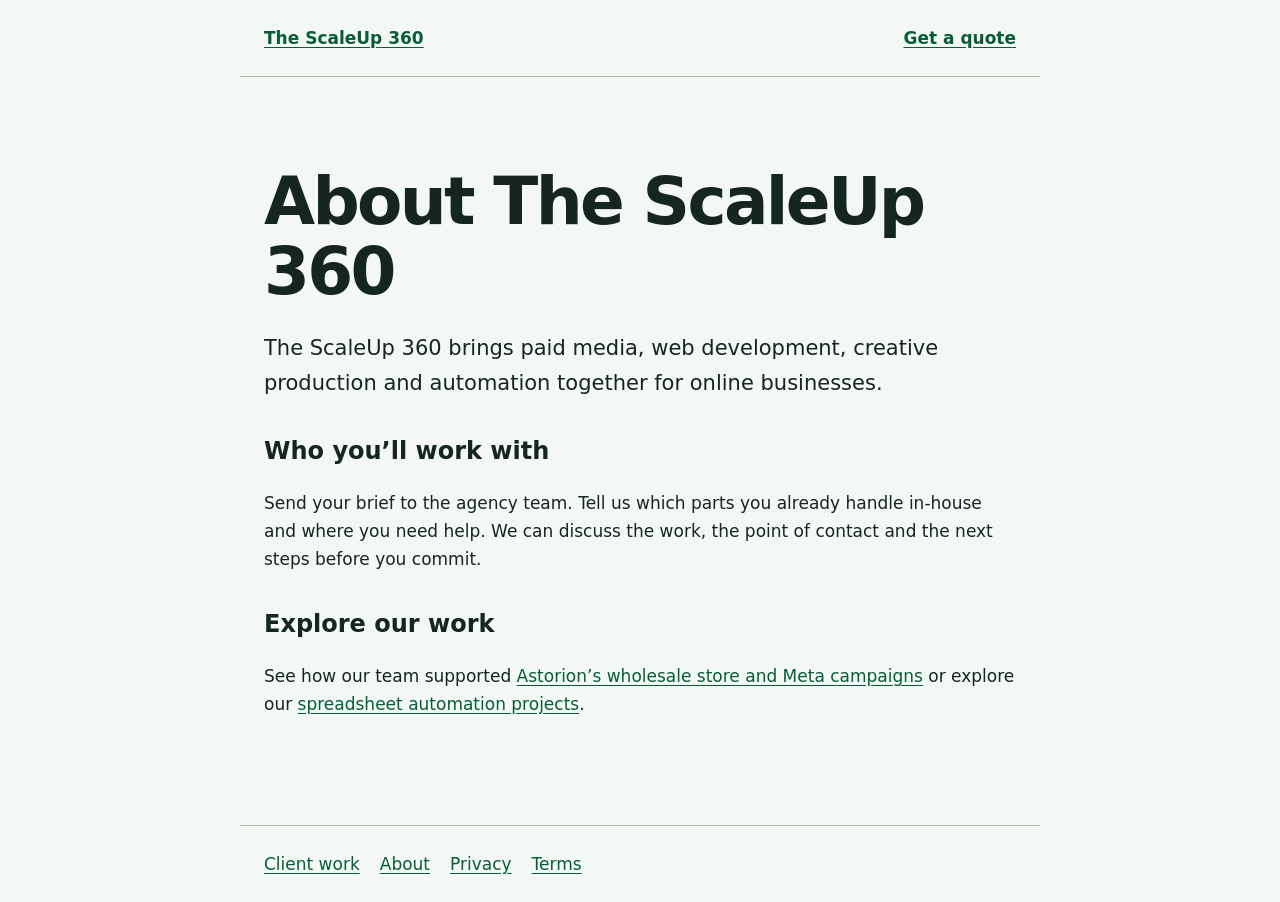
<file: about.html>
<!doctype html><html lang="en"><head><meta charset="utf-8"><meta name="viewport" content="width=device-width, initial-scale=1"><title>About The ScaleUp 360 | The ScaleUp 360</title><meta name="description" content="The ScaleUp 360 brings paid media, web development, creative production and automation together for online businesses."><link rel="canonical" href="https://thescaleup360.com/about"><meta name="robots" content="index,follow"><meta property="og:type" content="website"><meta property="og:site_name" content="The ScaleUp 360"><meta property="og:title" content="About The ScaleUp 360"><meta property="og:description" content="The ScaleUp 360 brings paid media, web development, creative production and automation together for online businesses."><meta property="og:url" content="https://thescaleup360.com/about"><meta property="og:image" content="https://thescaleup360.com/media/brand/social.jpg"><meta name="twitter:card" content="summary_large_image"><link rel="icon" href="/favicon.ico"><link rel="stylesheet" href="/pages.css"></head><body><header><a href="/">The ScaleUp 360</a><a href="/#contact">Get a quote</a></header><main><h1>About The ScaleUp 360</h1><p class="lead">The ScaleUp 360 brings paid media, web development, creative production and automation together for online businesses.</p><h2>Who you’ll work with</h2><p>Send your brief to the agency team. Tell us which parts you already handle in-house and where you need help. We can discuss the work, the point of contact and the next steps before you commit.</p><h2>Explore our work</h2><p>See how our team supported <a href="/case-studies/astorion">Astorion’s wholesale store and Meta campaigns</a> or explore our <a href="/case-studies/data-automation">spreadsheet automation projects</a>.</p></main><footer><a href="/#work">Client work</a><a href="/about">About</a><a href="/privacy-policy">Privacy</a><a href="/terms">Terms</a></footer></body></html>
</file>
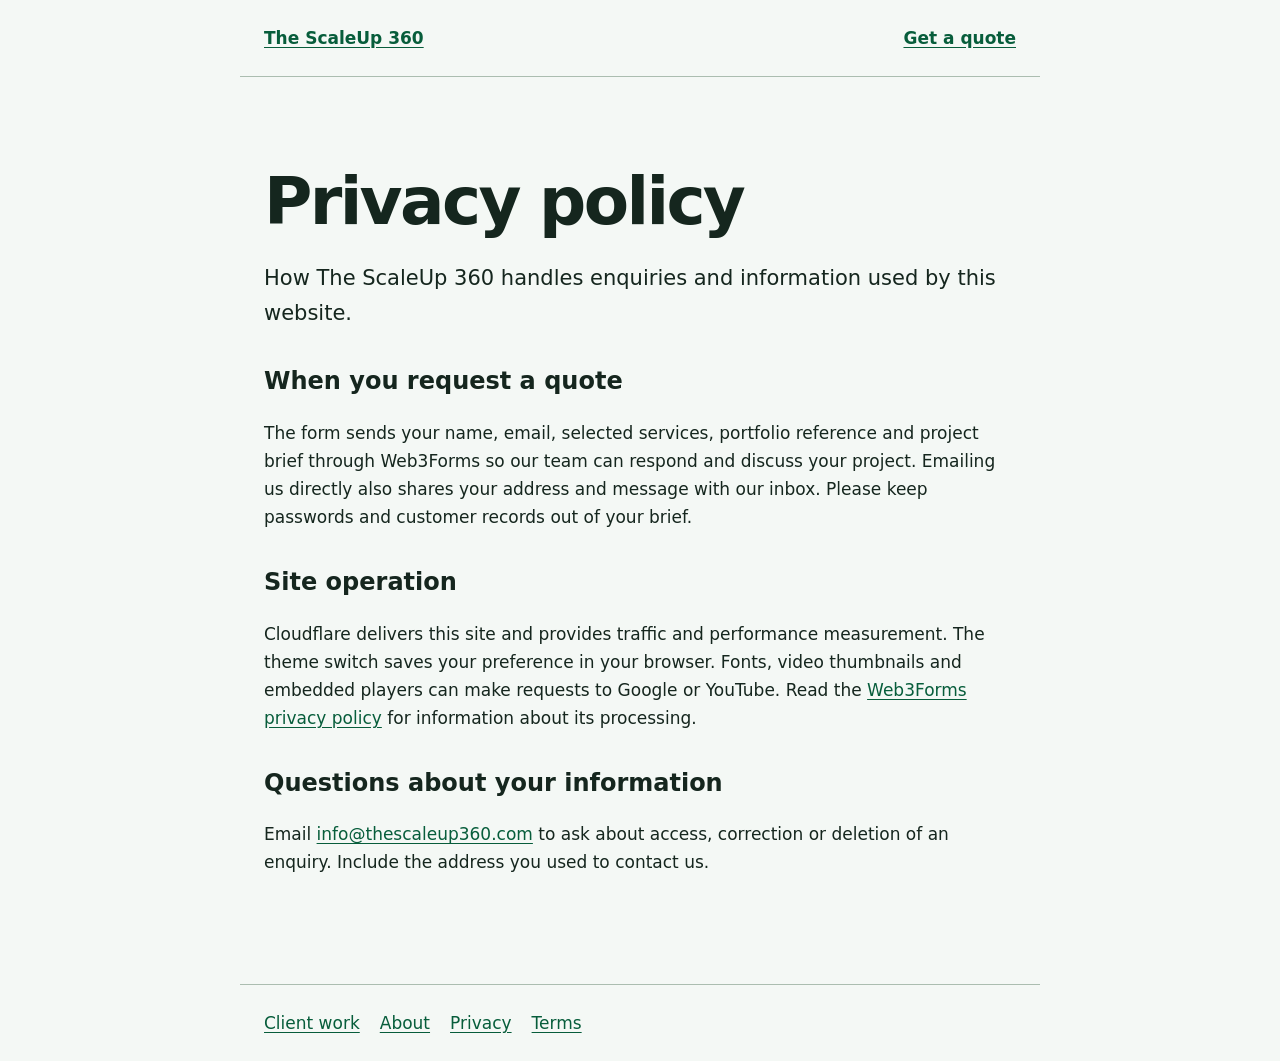
<file: privacy-policy.html>
<!doctype html><html lang="en"><head><meta charset="utf-8"><meta name="viewport" content="width=device-width, initial-scale=1"><title>Privacy policy | The ScaleUp 360</title><meta name="description" content="How The ScaleUp 360 handles enquiries and information used by this website."><link rel="canonical" href="https://thescaleup360.com/privacy-policy"><meta name="robots" content="index,follow"><meta property="og:type" content="website"><meta property="og:site_name" content="The ScaleUp 360"><meta property="og:title" content="Privacy policy"><meta property="og:description" content="How The ScaleUp 360 handles enquiries and information used by this website."><meta property="og:url" content="https://thescaleup360.com/privacy-policy"><meta property="og:image" content="https://thescaleup360.com/media/brand/social.jpg"><meta name="twitter:card" content="summary_large_image"><link rel="icon" href="/favicon.ico"><link rel="stylesheet" href="/pages.css"></head><body><header><a href="/">The ScaleUp 360</a><a href="/#contact">Get a quote</a></header><main><h1>Privacy policy</h1><p class="lead">How The ScaleUp 360 handles enquiries and information used by this website.</p><h2>When you request a quote</h2><p>The form sends your name, email, selected services, portfolio reference and project brief through Web3Forms so our team can respond and discuss your project. Emailing us directly also shares your address and message with our inbox. Please keep passwords and customer records out of your brief.</p><h2>Site operation</h2><p>Cloudflare delivers this site and provides traffic and performance measurement. The theme switch saves your preference in your browser. Fonts, video thumbnails and embedded players can make requests to Google or YouTube. Read the <a href="https://web3forms.com/privacy">Web3Forms privacy policy</a> for information about its processing.</p><h2>Questions about your information</h2><p>Email <a href="mailto:info@thescaleup360.com">info@thescaleup360.com</a> to ask about access, correction or deletion of an enquiry. Include the address you used to contact us.</p></main><footer><a href="/#work">Client work</a><a href="/about">About</a><a href="/privacy-policy">Privacy</a><a href="/terms">Terms</a></footer></body></html>
</file>
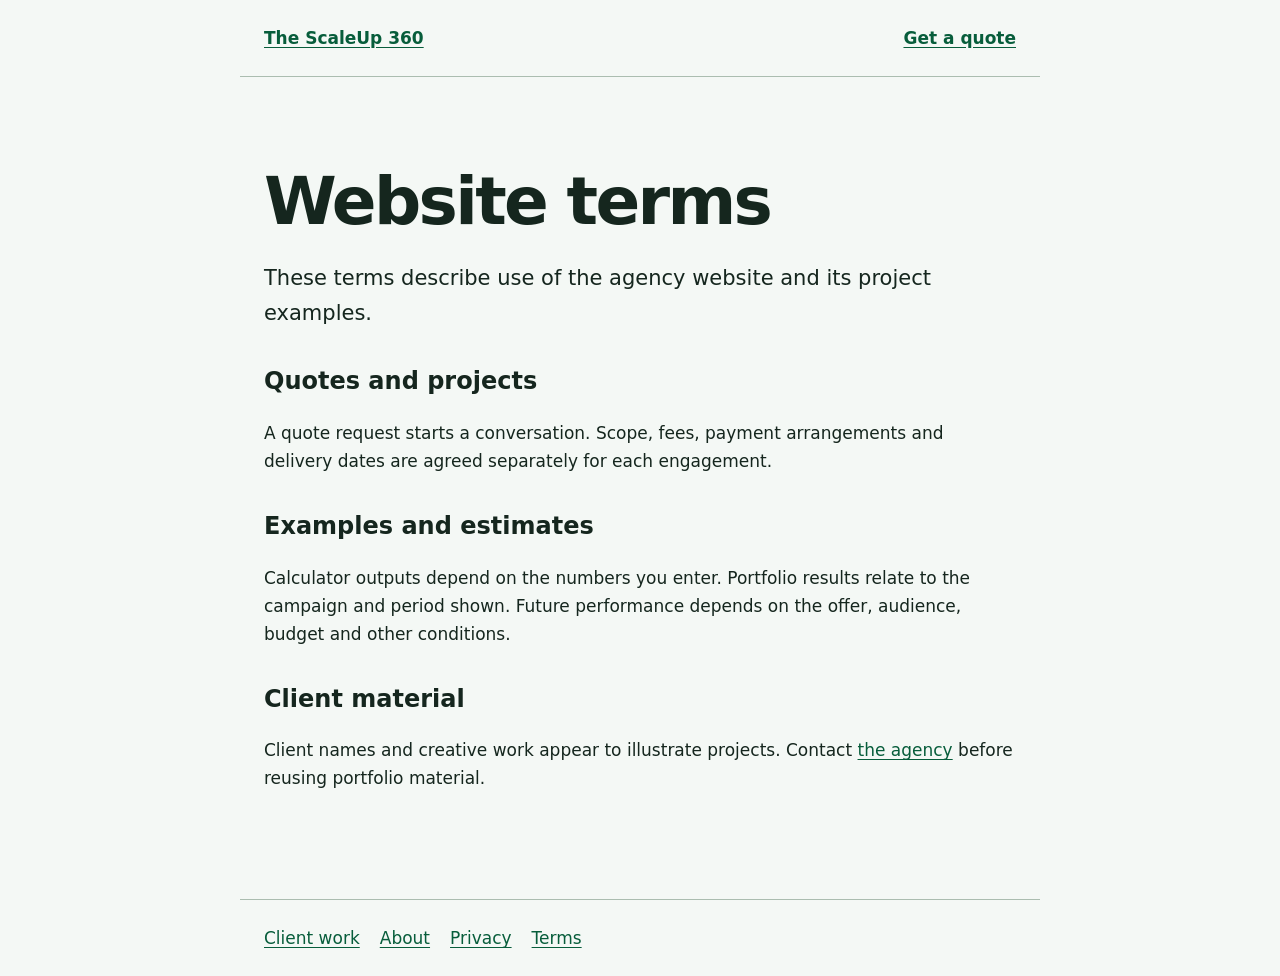
<file: terms.html>
<!doctype html><html lang="en"><head><meta charset="utf-8"><meta name="viewport" content="width=device-width, initial-scale=1"><title>Website terms | The ScaleUp 360</title><meta name="description" content="These terms describe use of the agency website and its project examples."><link rel="canonical" href="https://thescaleup360.com/terms"><meta name="robots" content="index,follow"><meta property="og:type" content="website"><meta property="og:site_name" content="The ScaleUp 360"><meta property="og:title" content="Website terms"><meta property="og:description" content="These terms describe use of the agency website and its project examples."><meta property="og:url" content="https://thescaleup360.com/terms"><meta property="og:image" content="https://thescaleup360.com/media/brand/social.jpg"><meta name="twitter:card" content="summary_large_image"><link rel="icon" href="/favicon.ico"><link rel="stylesheet" href="/pages.css"></head><body><header><a href="/">The ScaleUp 360</a><a href="/#contact">Get a quote</a></header><main><h1>Website terms</h1><p class="lead">These terms describe use of the agency website and its project examples.</p><h2>Quotes and projects</h2><p>A quote request starts a conversation. Scope, fees, payment arrangements and delivery dates are agreed separately for each engagement.</p><h2>Examples and estimates</h2><p>Calculator outputs depend on the numbers you enter. Portfolio results relate to the campaign and period shown. Future performance depends on the offer, audience, budget and other conditions.</p><h2>Client material</h2><p>Client names and creative work appear to illustrate projects. Contact <a href="mailto:info@thescaleup360.com">the agency</a> before reusing portfolio material.</p></main><footer><a href="/#work">Client work</a><a href="/about">About</a><a href="/privacy-policy">Privacy</a><a href="/terms">Terms</a></footer></body></html>
</file>
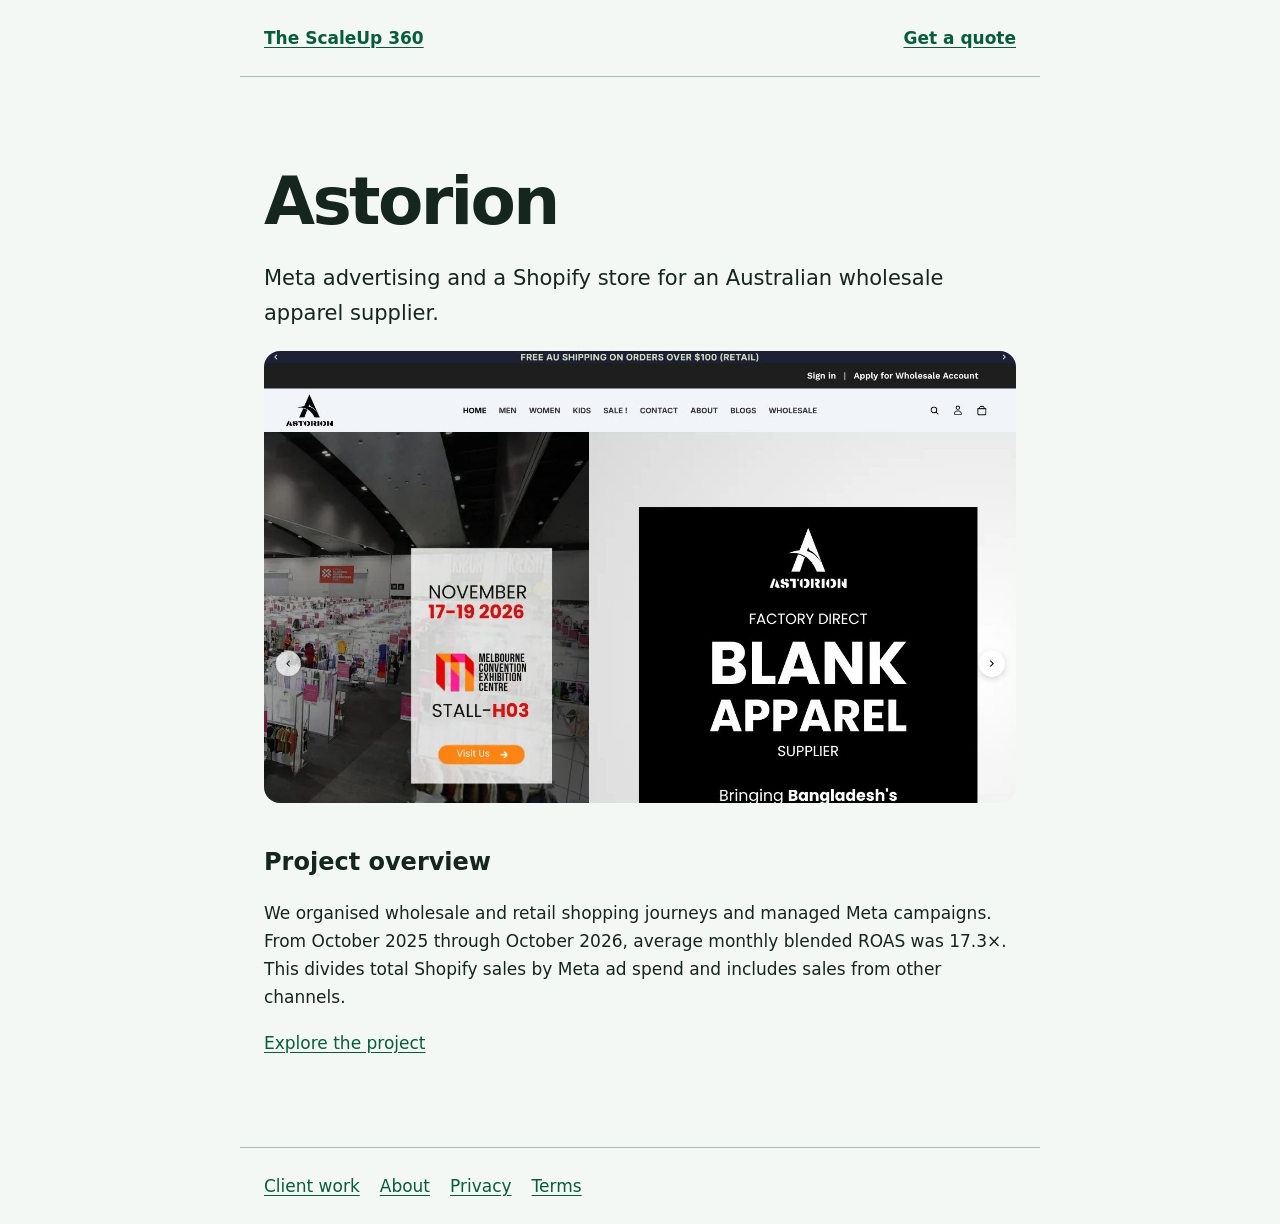
<file: case-studies/astorion.html>
<!doctype html><html lang="en"><head><meta charset="utf-8"><meta name="viewport" content="width=device-width, initial-scale=1"><title>Astorion | The ScaleUp 360</title><meta name="description" content="Meta advertising and a Shopify store for an Australian wholesale apparel supplier."><link rel="canonical" href="https://thescaleup360.com/case-studies/astorion"><meta name="robots" content="index,follow"><meta property="og:type" content="website"><meta property="og:site_name" content="The ScaleUp 360"><meta property="og:title" content="Astorion"><meta property="og:description" content="Meta advertising and a Shopify store for an Australian wholesale apparel supplier."><meta property="og:url" content="https://thescaleup360.com/case-studies/astorion"><meta property="og:image" content="https://thescaleup360.com/shots/astorion.jpg"><meta name="twitter:card" content="summary_large_image"><link rel="icon" href="/favicon.ico"><link rel="stylesheet" href="/pages.css"></head><body><header><a href="/">The ScaleUp 360</a><a href="/#contact">Get a quote</a></header><main><h1>Astorion</h1><p class="lead">Meta advertising and a Shopify store for an Australian wholesale apparel supplier.</p><img src="/shots/astorion.jpg" alt="Astorion project"><h2>Project overview</h2><p>We organised wholesale and retail shopping journeys and managed Meta campaigns. From October 2025 through October 2026, average monthly blended ROAS was 17.3×. This divides total Shopify sales by Meta ad spend and includes sales from other channels.</p><a href="/#astorion">Explore the project</a></main><footer><a href="/#work">Client work</a><a href="/about">About</a><a href="/privacy-policy">Privacy</a><a href="/terms">Terms</a></footer></body></html>
</file>
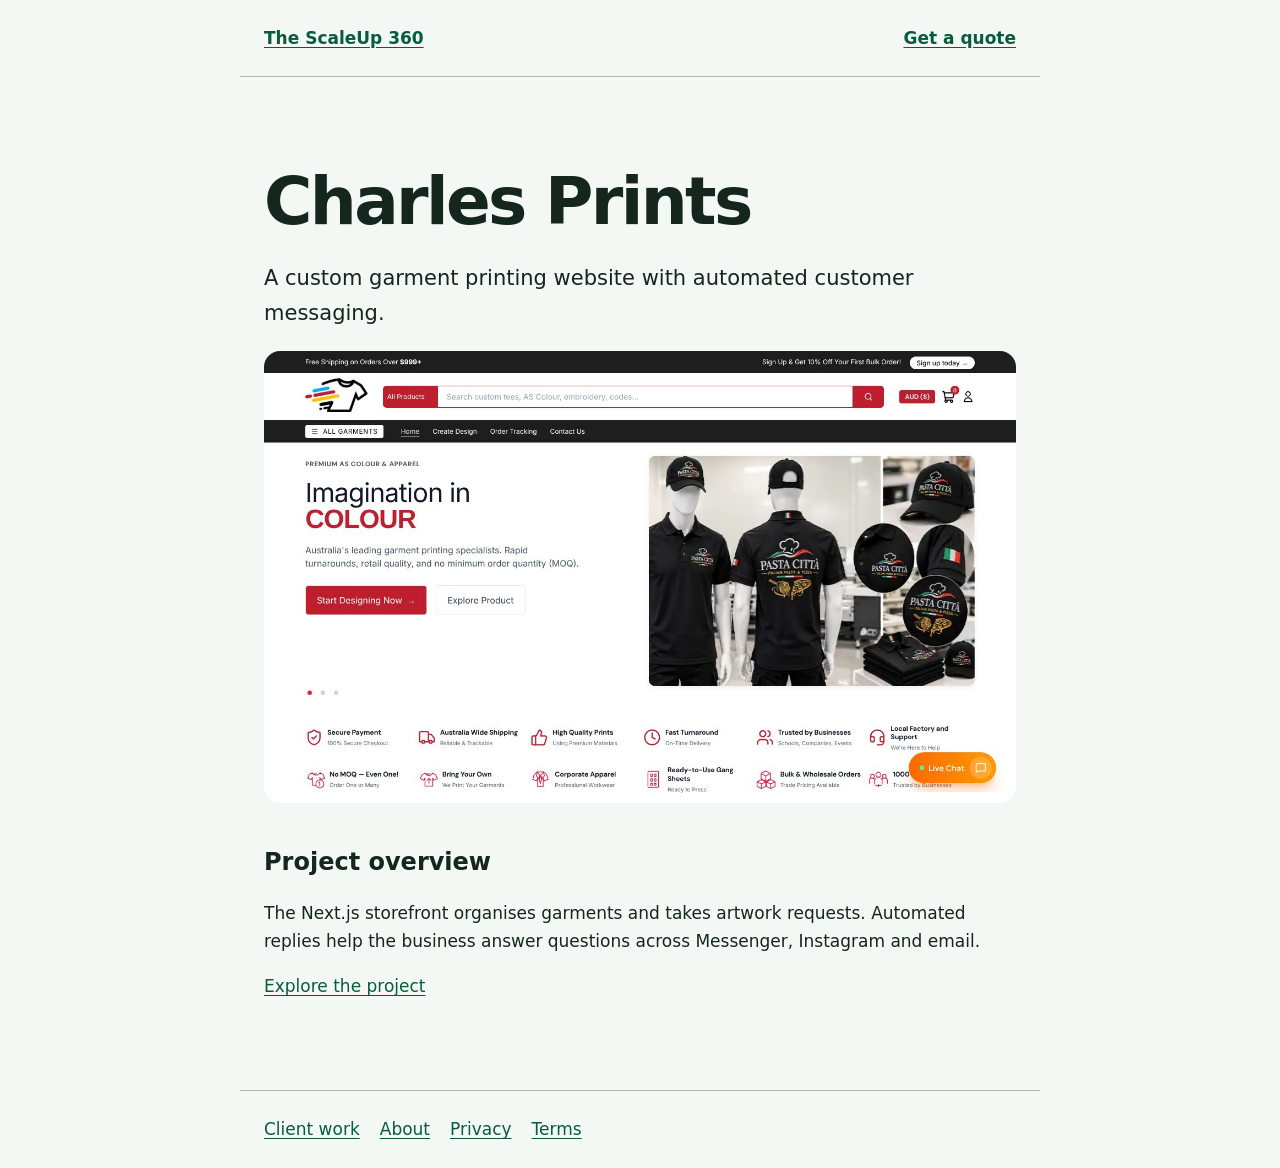
<file: case-studies/charles-prints.html>
<!doctype html><html lang="en"><head><meta charset="utf-8"><meta name="viewport" content="width=device-width, initial-scale=1"><title>Charles Prints | The ScaleUp 360</title><meta name="description" content="A custom garment printing website with automated customer messaging."><link rel="canonical" href="https://thescaleup360.com/case-studies/charles-prints"><meta name="robots" content="index,follow"><meta property="og:type" content="website"><meta property="og:site_name" content="The ScaleUp 360"><meta property="og:title" content="Charles Prints"><meta property="og:description" content="A custom garment printing website with automated customer messaging."><meta property="og:url" content="https://thescaleup360.com/case-studies/charles-prints"><meta property="og:image" content="https://thescaleup360.com/shots/charles-prints.jpg"><meta name="twitter:card" content="summary_large_image"><link rel="icon" href="/favicon.ico"><link rel="stylesheet" href="/pages.css"></head><body><header><a href="/">The ScaleUp 360</a><a href="/#contact">Get a quote</a></header><main><h1>Charles Prints</h1><p class="lead">A custom garment printing website with automated customer messaging.</p><img src="/shots/charles-prints.jpg" alt="Charles Prints project"><h2>Project overview</h2><p>The Next.js storefront organises garments and takes artwork requests. Automated replies help the business answer questions across Messenger, Instagram and email.</p><a href="/#charles-prints">Explore the project</a></main><footer><a href="/#work">Client work</a><a href="/about">About</a><a href="/privacy-policy">Privacy</a><a href="/terms">Terms</a></footer></body></html>
</file>
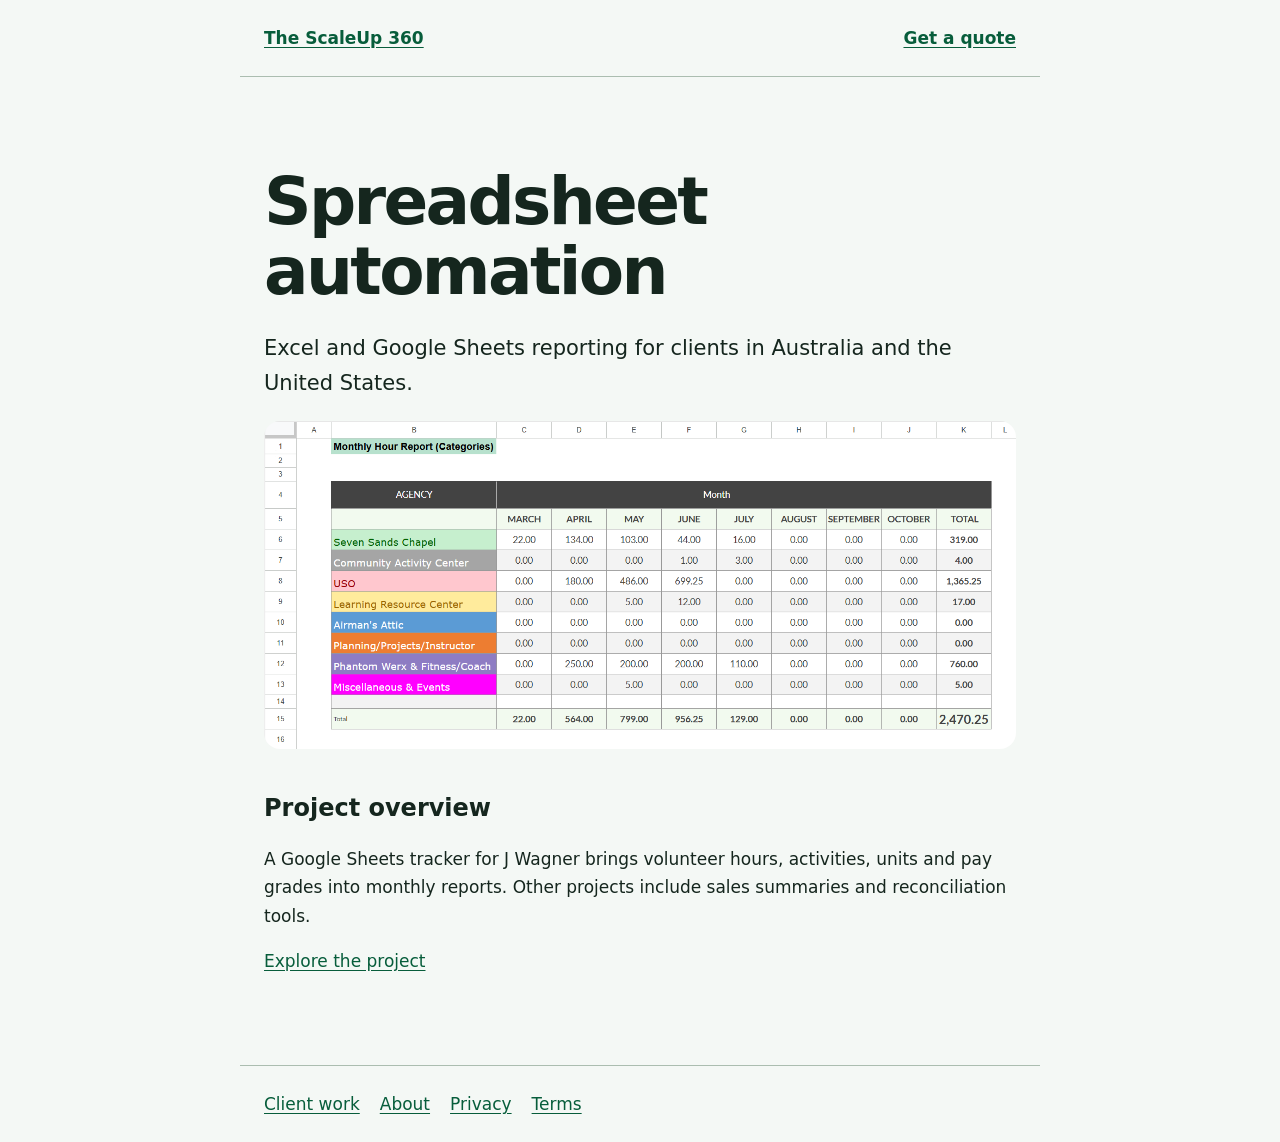
<file: case-studies/data-automation.html>
<!doctype html><html lang="en"><head><meta charset="utf-8"><meta name="viewport" content="width=device-width, initial-scale=1"><title>Spreadsheet automation | The ScaleUp 360</title><meta name="description" content="Excel and Google Sheets reporting for clients in Australia and the United States."><link rel="canonical" href="https://thescaleup360.com/case-studies/data-automation"><meta name="robots" content="index,follow"><meta property="og:type" content="website"><meta property="og:site_name" content="The ScaleUp 360"><meta property="og:title" content="Spreadsheet automation"><meta property="og:description" content="Excel and Google Sheets reporting for clients in Australia and the United States."><meta property="og:url" content="https://thescaleup360.com/case-studies/data-automation"><meta property="og:image" content="https://thescaleup360.com/media/data/monthly-category-hours.png"><meta name="twitter:card" content="summary_large_image"><link rel="icon" href="/favicon.ico"><link rel="stylesheet" href="/pages.css"></head><body><header><a href="/">The ScaleUp 360</a><a href="/#contact">Get a quote</a></header><main><h1>Spreadsheet automation</h1><p class="lead">Excel and Google Sheets reporting for clients in Australia and the United States.</p><img src="/media/data/monthly-category-hours.png" alt="Spreadsheet automation project"><h2>Project overview</h2><p>A Google Sheets tracker for J Wagner brings volunteer hours, activities, units and pay grades into monthly reports. Other projects include sales summaries and reconciliation tools.</p><a href="/#data-automation">Explore the project</a></main><footer><a href="/#work">Client work</a><a href="/about">About</a><a href="/privacy-policy">Privacy</a><a href="/terms">Terms</a></footer></body></html>
</file>
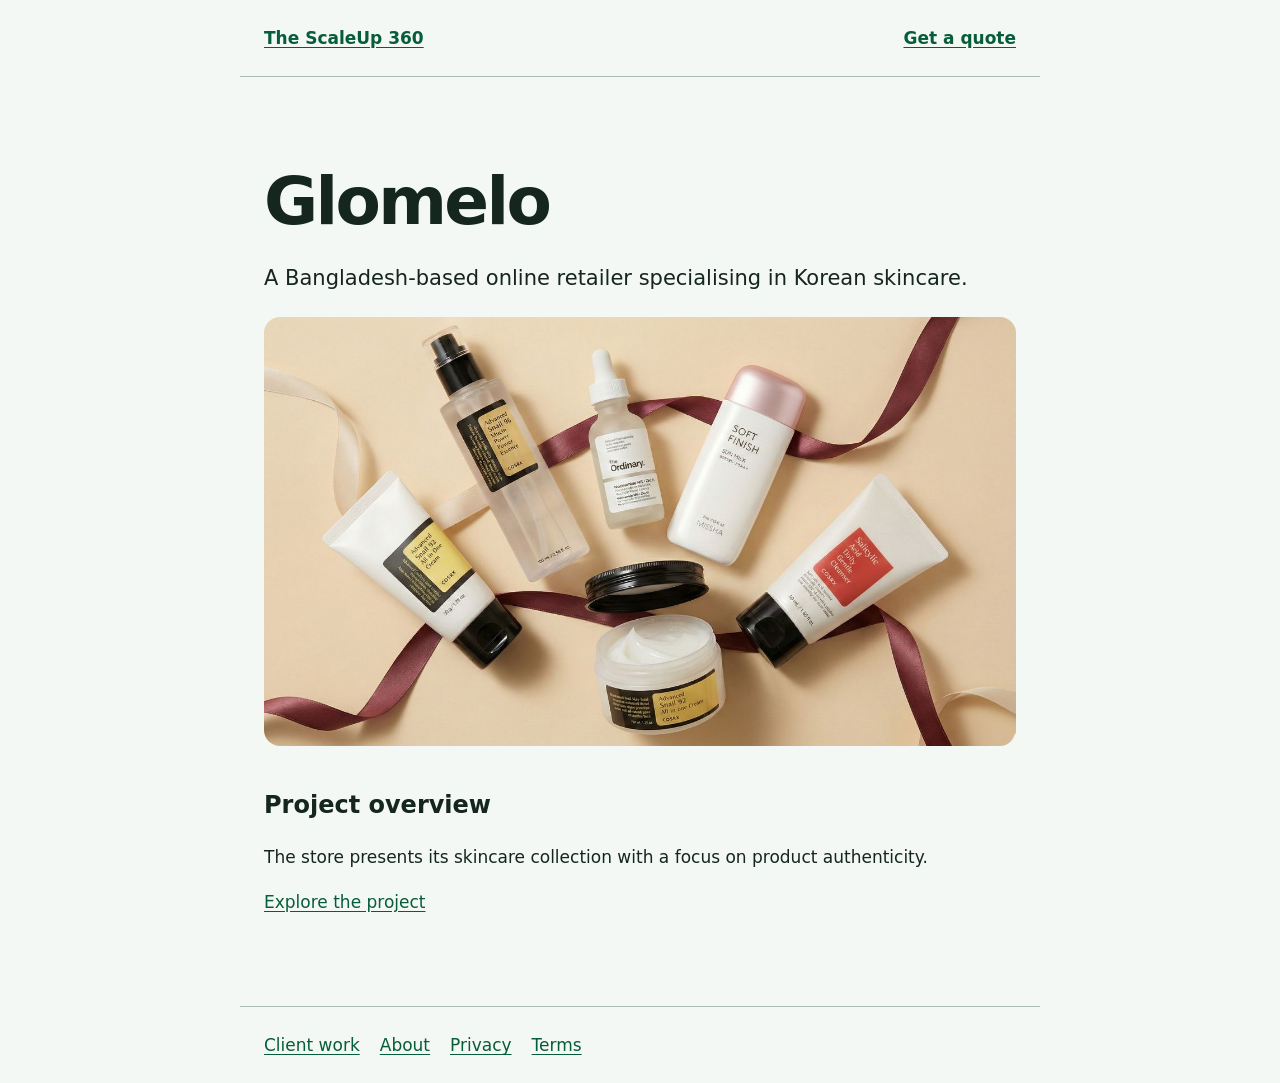
<file: case-studies/glomelo.html>
<!doctype html><html lang="en"><head><meta charset="utf-8"><meta name="viewport" content="width=device-width, initial-scale=1"><title>Glomelo | The ScaleUp 360</title><meta name="description" content="A Bangladesh-based online retailer specialising in Korean skincare."><link rel="canonical" href="https://thescaleup360.com/case-studies/glomelo"><meta name="robots" content="index,follow"><meta property="og:type" content="website"><meta property="og:site_name" content="The ScaleUp 360"><meta property="og:title" content="Glomelo"><meta property="og:description" content="A Bangladesh-based online retailer specialising in Korean skincare."><meta property="og:url" content="https://thescaleup360.com/case-studies/glomelo"><meta property="og:image" content="https://thescaleup360.com/shots/glomelo.jpg"><meta name="twitter:card" content="summary_large_image"><link rel="icon" href="/favicon.ico"><link rel="stylesheet" href="/pages.css"></head><body><header><a href="/">The ScaleUp 360</a><a href="/#contact">Get a quote</a></header><main><h1>Glomelo</h1><p class="lead">A Bangladesh-based online retailer specialising in Korean skincare.</p><img src="/shots/glomelo.jpg" alt="Glomelo project"><h2>Project overview</h2><p>The store presents its skincare collection with a focus on product authenticity.</p><a href="/#glomelo">Explore the project</a></main><footer><a href="/#work">Client work</a><a href="/about">About</a><a href="/privacy-policy">Privacy</a><a href="/terms">Terms</a></footer></body></html>
</file>
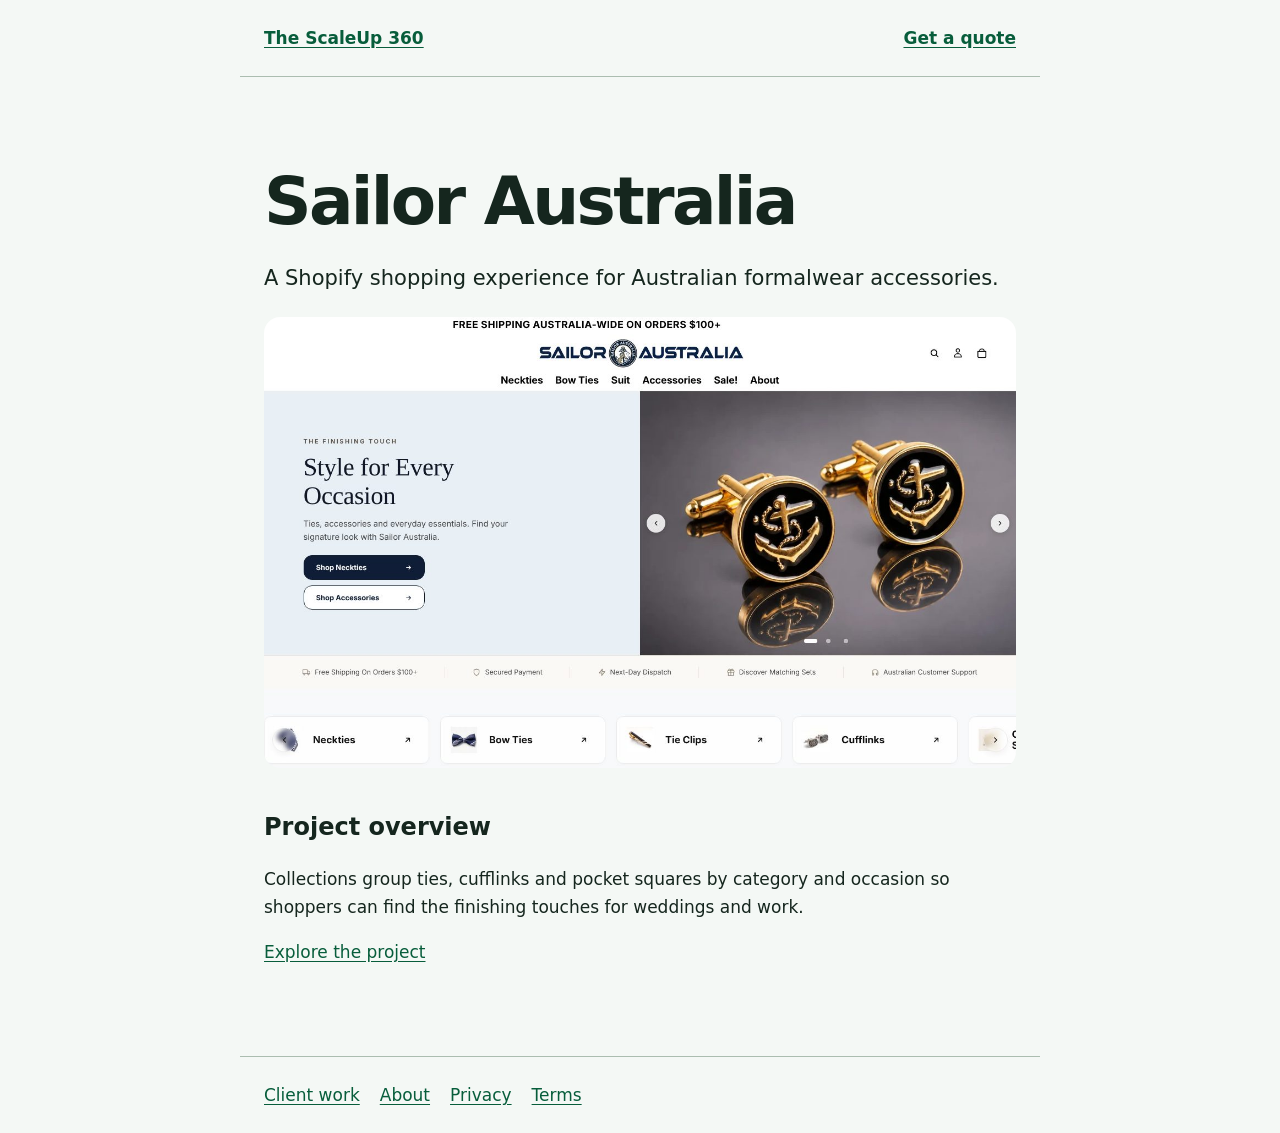
<file: case-studies/sailor-australia.html>
<!doctype html><html lang="en"><head><meta charset="utf-8"><meta name="viewport" content="width=device-width, initial-scale=1"><title>Sailor Australia | The ScaleUp 360</title><meta name="description" content="A Shopify shopping experience for Australian formalwear accessories."><link rel="canonical" href="https://thescaleup360.com/case-studies/sailor-australia"><meta name="robots" content="index,follow"><meta property="og:type" content="website"><meta property="og:site_name" content="The ScaleUp 360"><meta property="og:title" content="Sailor Australia"><meta property="og:description" content="A Shopify shopping experience for Australian formalwear accessories."><meta property="og:url" content="https://thescaleup360.com/case-studies/sailor-australia"><meta property="og:image" content="https://thescaleup360.com/shots/sailor-australia.jpg"><meta name="twitter:card" content="summary_large_image"><link rel="icon" href="/favicon.ico"><link rel="stylesheet" href="/pages.css"></head><body><header><a href="/">The ScaleUp 360</a><a href="/#contact">Get a quote</a></header><main><h1>Sailor Australia</h1><p class="lead">A Shopify shopping experience for Australian formalwear accessories.</p><img src="/shots/sailor-australia.jpg" alt="Sailor Australia project"><h2>Project overview</h2><p>Collections group ties, cufflinks and pocket squares by category and occasion so shoppers can find the finishing touches for weddings and work.</p><a href="/#sailor-australia">Explore the project</a></main><footer><a href="/#work">Client work</a><a href="/about">About</a><a href="/privacy-policy">Privacy</a><a href="/terms">Terms</a></footer></body></html>
</file>
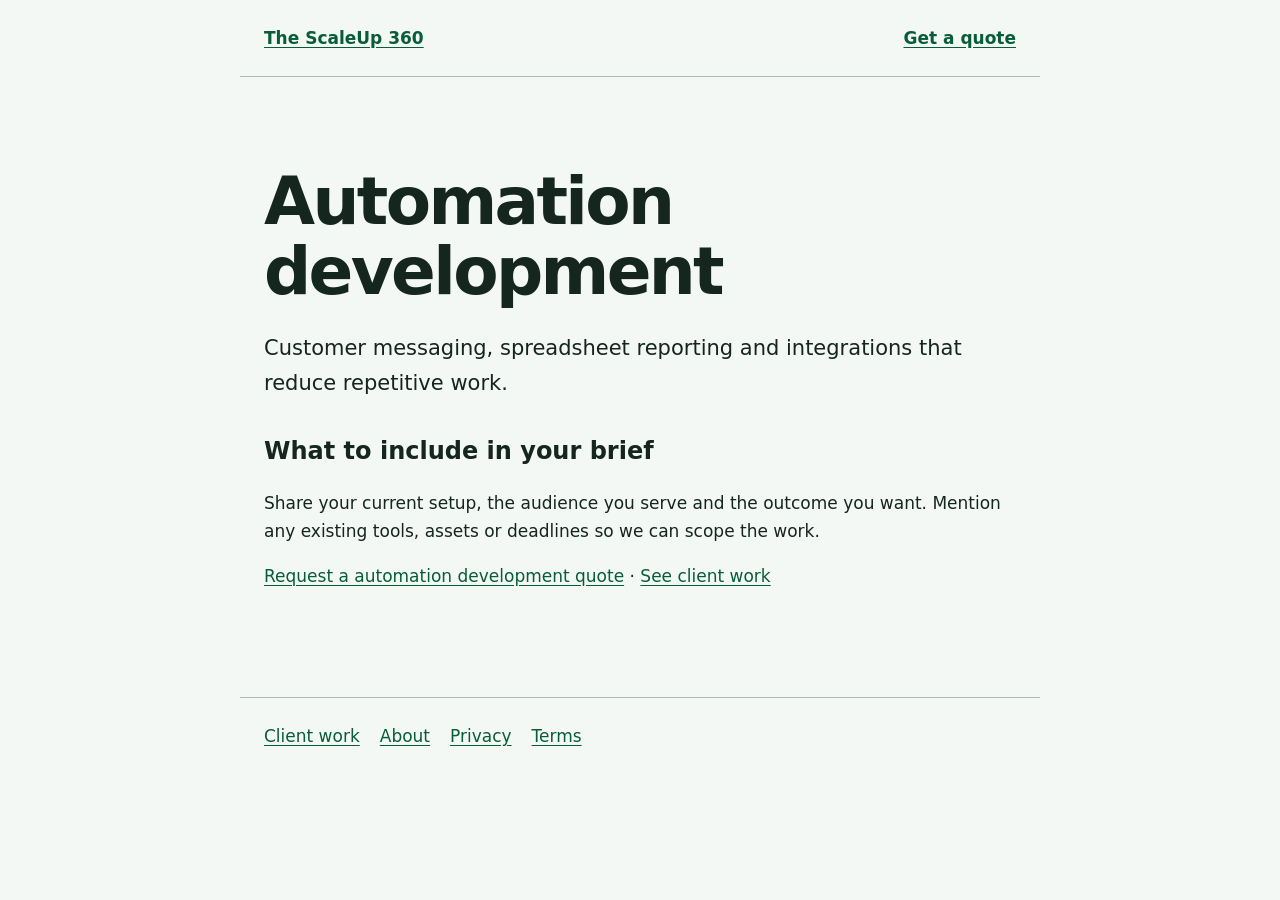
<file: services/automation.html>
<!doctype html><html lang="en"><head><meta charset="utf-8"><meta name="viewport" content="width=device-width, initial-scale=1"><title>Automation development | The ScaleUp 360</title><meta name="description" content="Customer messaging, spreadsheet reporting and integrations that reduce repetitive work."><link rel="canonical" href="https://thescaleup360.com/services/automation"><meta name="robots" content="index,follow"><meta property="og:type" content="website"><meta property="og:site_name" content="The ScaleUp 360"><meta property="og:title" content="Automation development"><meta property="og:description" content="Customer messaging, spreadsheet reporting and integrations that reduce repetitive work."><meta property="og:url" content="https://thescaleup360.com/services/automation"><meta property="og:image" content="https://thescaleup360.com/media/brand/social.jpg"><meta name="twitter:card" content="summary_large_image"><link rel="icon" href="/favicon.ico"><link rel="stylesheet" href="/pages.css"></head><body><header><a href="/">The ScaleUp 360</a><a href="/#contact">Get a quote</a></header><main><h1>Automation development</h1><p class="lead">Customer messaging, spreadsheet reporting and integrations that reduce repetitive work.</p><h2>What to include in your brief</h2><p>Share your current setup, the audience you serve and the outcome you want. Mention any existing tools, assets or deadlines so we can scope the work.</p><p><a href="/#contact">Request a automation development quote</a> · <a href="/#work">See client work</a></p></main><footer><a href="/#work">Client work</a><a href="/about">About</a><a href="/privacy-policy">Privacy</a><a href="/terms">Terms</a></footer></body></html>
</file>
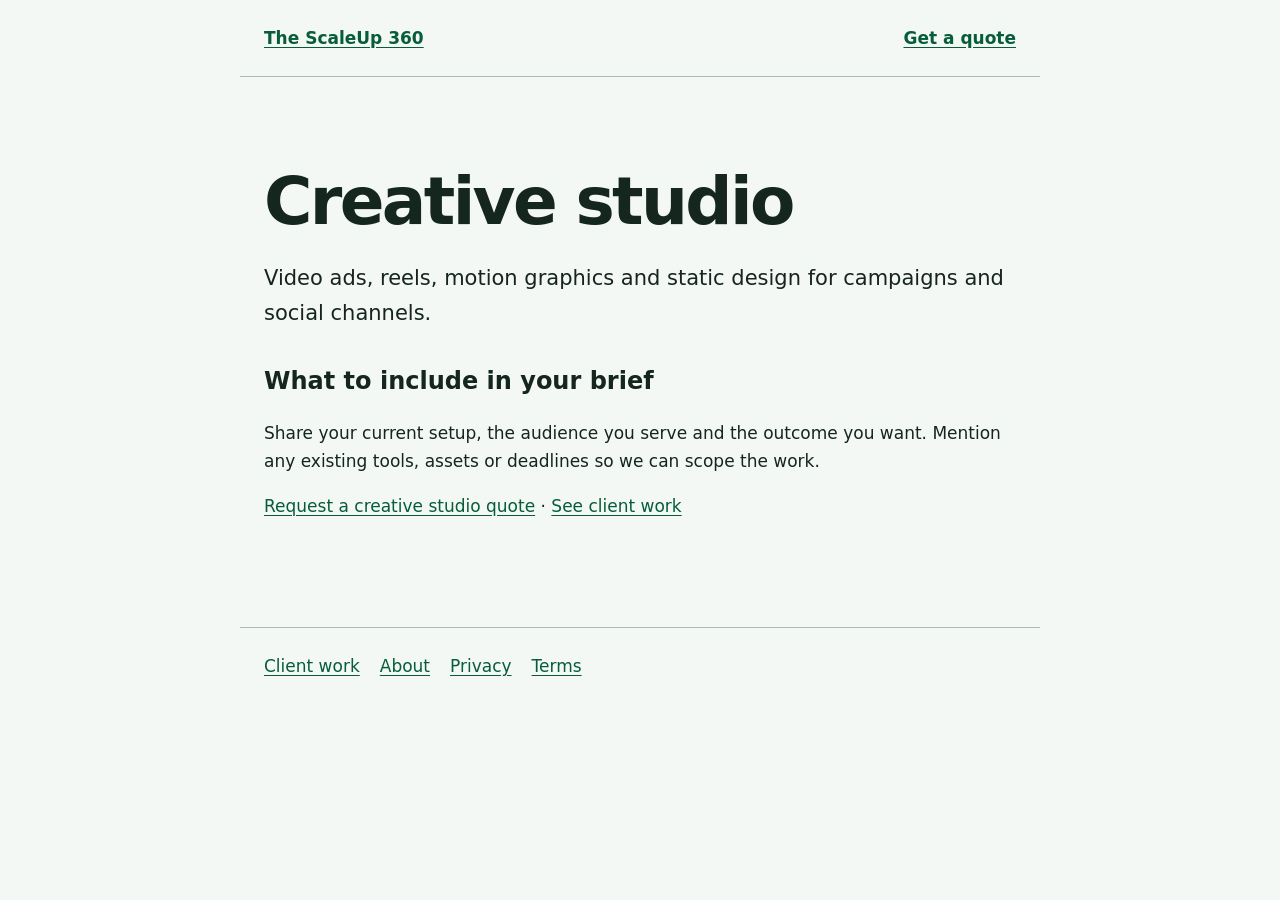
<file: services/creative-studio.html>
<!doctype html><html lang="en"><head><meta charset="utf-8"><meta name="viewport" content="width=device-width, initial-scale=1"><title>Creative studio | The ScaleUp 360</title><meta name="description" content="Video ads, reels, motion graphics and static design for campaigns and social channels."><link rel="canonical" href="https://thescaleup360.com/services/creative-studio"><meta name="robots" content="index,follow"><meta property="og:type" content="website"><meta property="og:site_name" content="The ScaleUp 360"><meta property="og:title" content="Creative studio"><meta property="og:description" content="Video ads, reels, motion graphics and static design for campaigns and social channels."><meta property="og:url" content="https://thescaleup360.com/services/creative-studio"><meta property="og:image" content="https://thescaleup360.com/media/brand/social.jpg"><meta name="twitter:card" content="summary_large_image"><link rel="icon" href="/favicon.ico"><link rel="stylesheet" href="/pages.css"></head><body><header><a href="/">The ScaleUp 360</a><a href="/#contact">Get a quote</a></header><main><h1>Creative studio</h1><p class="lead">Video ads, reels, motion graphics and static design for campaigns and social channels.</p><h2>What to include in your brief</h2><p>Share your current setup, the audience you serve and the outcome you want. Mention any existing tools, assets or deadlines so we can scope the work.</p><p><a href="/#contact">Request a creative studio quote</a> · <a href="/#work">See client work</a></p></main><footer><a href="/#work">Client work</a><a href="/about">About</a><a href="/privacy-policy">Privacy</a><a href="/terms">Terms</a></footer></body></html>
</file>
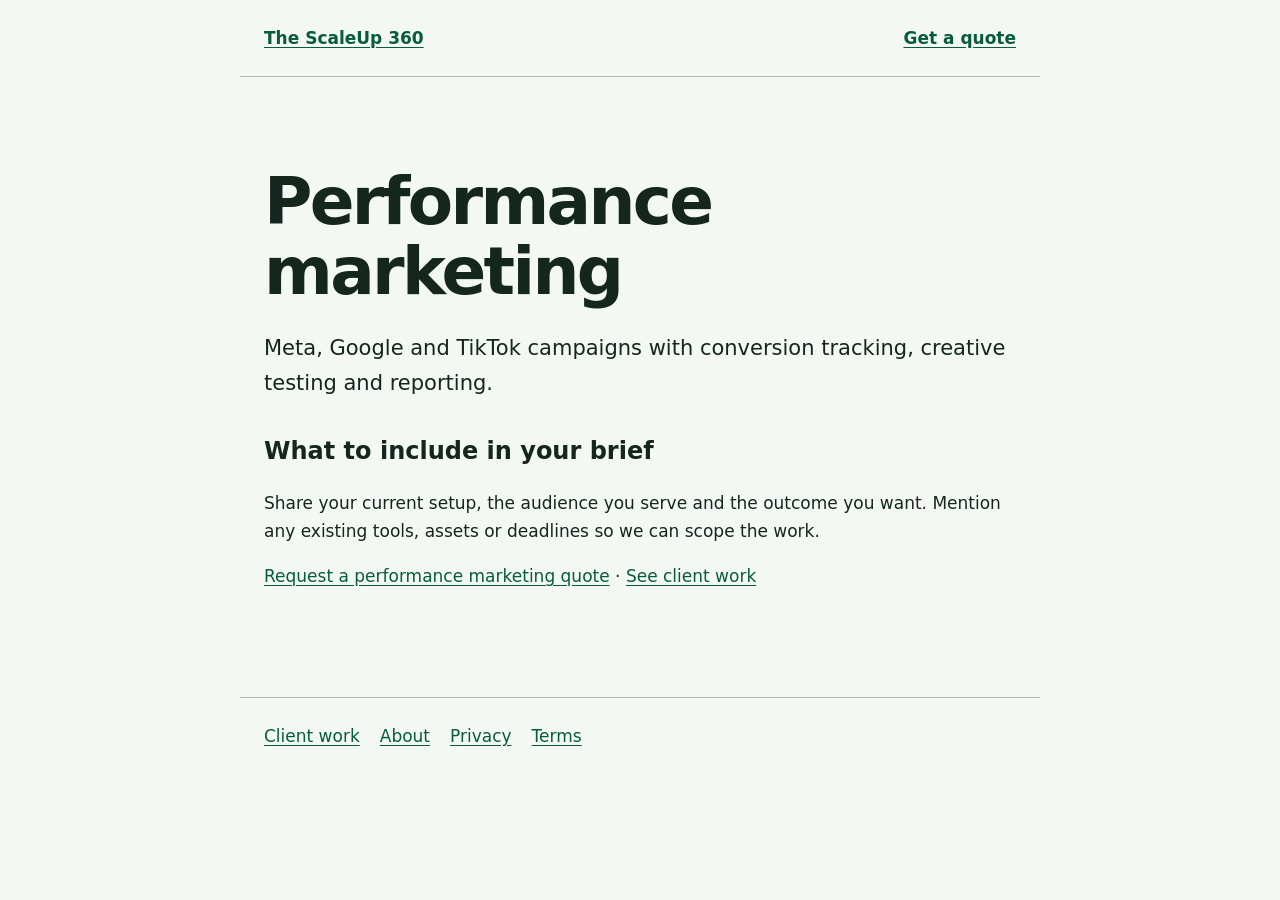
<file: services/performance-marketing.html>
<!doctype html><html lang="en"><head><meta charset="utf-8"><meta name="viewport" content="width=device-width, initial-scale=1"><title>Performance marketing | The ScaleUp 360</title><meta name="description" content="Meta, Google and TikTok campaigns with conversion tracking, creative testing and reporting."><link rel="canonical" href="https://thescaleup360.com/services/performance-marketing"><meta name="robots" content="index,follow"><meta property="og:type" content="website"><meta property="og:site_name" content="The ScaleUp 360"><meta property="og:title" content="Performance marketing"><meta property="og:description" content="Meta, Google and TikTok campaigns with conversion tracking, creative testing and reporting."><meta property="og:url" content="https://thescaleup360.com/services/performance-marketing"><meta property="og:image" content="https://thescaleup360.com/media/brand/social.jpg"><meta name="twitter:card" content="summary_large_image"><link rel="icon" href="/favicon.ico"><link rel="stylesheet" href="/pages.css"></head><body><header><a href="/">The ScaleUp 360</a><a href="/#contact">Get a quote</a></header><main><h1>Performance marketing</h1><p class="lead">Meta, Google and TikTok campaigns with conversion tracking, creative testing and reporting.</p><h2>What to include in your brief</h2><p>Share your current setup, the audience you serve and the outcome you want. Mention any existing tools, assets or deadlines so we can scope the work.</p><p><a href="/#contact">Request a performance marketing quote</a> · <a href="/#work">See client work</a></p></main><footer><a href="/#work">Client work</a><a href="/about">About</a><a href="/privacy-policy">Privacy</a><a href="/terms">Terms</a></footer></body></html>
</file>
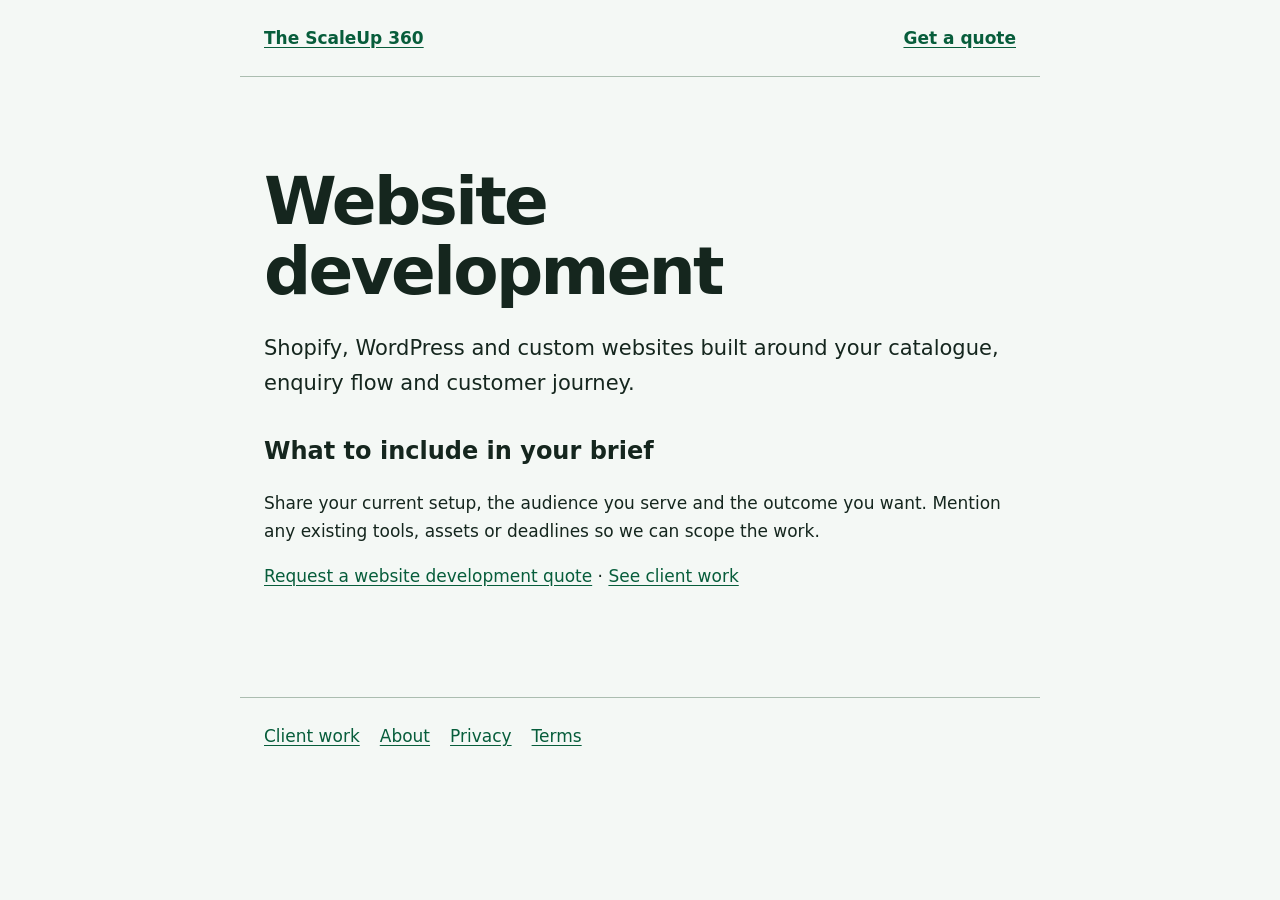
<file: services/website-development.html>
<!doctype html><html lang="en"><head><meta charset="utf-8"><meta name="viewport" content="width=device-width, initial-scale=1"><title>Website development | The ScaleUp 360</title><meta name="description" content="Shopify, WordPress and custom websites built around your catalogue, enquiry flow and customer journey."><link rel="canonical" href="https://thescaleup360.com/services/website-development"><meta name="robots" content="index,follow"><meta property="og:type" content="website"><meta property="og:site_name" content="The ScaleUp 360"><meta property="og:title" content="Website development"><meta property="og:description" content="Shopify, WordPress and custom websites built around your catalogue, enquiry flow and customer journey."><meta property="og:url" content="https://thescaleup360.com/services/website-development"><meta property="og:image" content="https://thescaleup360.com/media/brand/social.jpg"><meta name="twitter:card" content="summary_large_image"><link rel="icon" href="/favicon.ico"><link rel="stylesheet" href="/pages.css"></head><body><header><a href="/">The ScaleUp 360</a><a href="/#contact">Get a quote</a></header><main><h1>Website development</h1><p class="lead">Shopify, WordPress and custom websites built around your catalogue, enquiry flow and customer journey.</p><h2>What to include in your brief</h2><p>Share your current setup, the audience you serve and the outcome you want. Mention any existing tools, assets or deadlines so we can scope the work.</p><p><a href="/#contact">Request a website development quote</a> · <a href="/#work">See client work</a></p></main><footer><a href="/#work">Client work</a><a href="/about">About</a><a href="/privacy-policy">Privacy</a><a href="/terms">Terms</a></footer></body></html>
</file>
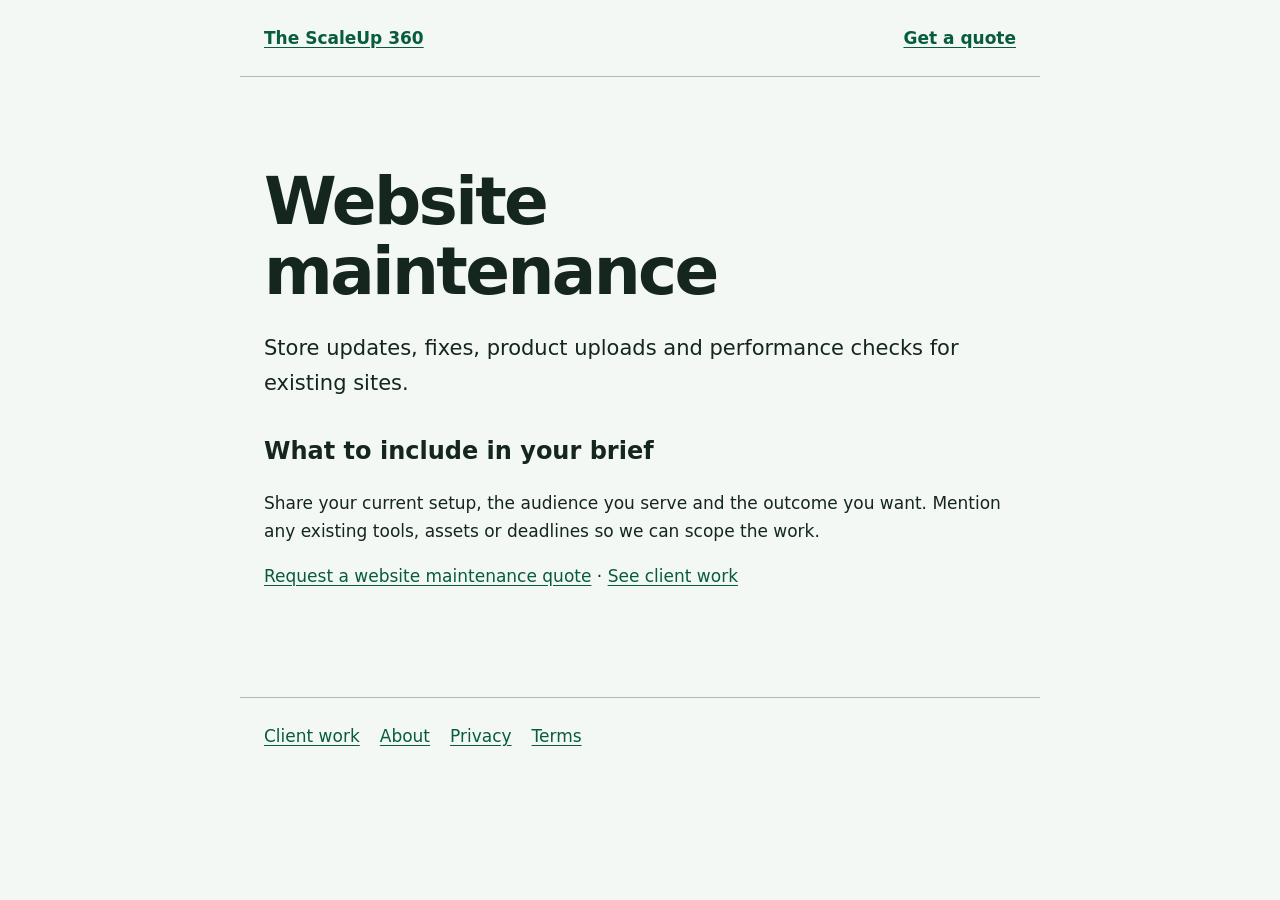
<file: services/website-maintenance.html>
<!doctype html><html lang="en"><head><meta charset="utf-8"><meta name="viewport" content="width=device-width, initial-scale=1"><title>Website maintenance | The ScaleUp 360</title><meta name="description" content="Store updates, fixes, product uploads and performance checks for existing sites."><link rel="canonical" href="https://thescaleup360.com/services/website-maintenance"><meta name="robots" content="index,follow"><meta property="og:type" content="website"><meta property="og:site_name" content="The ScaleUp 360"><meta property="og:title" content="Website maintenance"><meta property="og:description" content="Store updates, fixes, product uploads and performance checks for existing sites."><meta property="og:url" content="https://thescaleup360.com/services/website-maintenance"><meta property="og:image" content="https://thescaleup360.com/media/brand/social.jpg"><meta name="twitter:card" content="summary_large_image"><link rel="icon" href="/favicon.ico"><link rel="stylesheet" href="/pages.css"></head><body><header><a href="/">The ScaleUp 360</a><a href="/#contact">Get a quote</a></header><main><h1>Website maintenance</h1><p class="lead">Store updates, fixes, product uploads and performance checks for existing sites.</p><h2>What to include in your brief</h2><p>Share your current setup, the audience you serve and the outcome you want. Mention any existing tools, assets or deadlines so we can scope the work.</p><p><a href="/#contact">Request a website maintenance quote</a> · <a href="/#work">See client work</a></p></main><footer><a href="/#work">Client work</a><a href="/about">About</a><a href="/privacy-policy">Privacy</a><a href="/terms">Terms</a></footer></body></html>
</file>
<file: pages.css>
*{box-sizing:border-box}body{margin:0;background:#f4f8f5;color:#15261e;font:17px/1.65 system-ui,sans-serif}header,footer,main{max-width:800px;margin:auto;padding:24px}header,footer{display:flex;gap:20px;align-items:center;flex-wrap:wrap}header{justify-content:space-between;border-bottom:1px solid #abbdb0;font-weight:700}a{color:#075d3b;text-underline-offset:3px}main{padding-block:clamp(40px,8vw,90px)}h1{font-size:clamp(38px,7vw,66px);line-height:1.06;letter-spacing:-.04em;margin:0 0 24px}h2{font-size:24px;margin:32px 0 8px}.lead{font-size:21px}img{max-width:100%;height:auto;border-radius:16px}footer{border-top:1px solid #abbdb0}@media(prefers-color-scheme:dark){body{background:#0c1711;color:#edf6f0}a{color:#84e4ac}}
</file>
